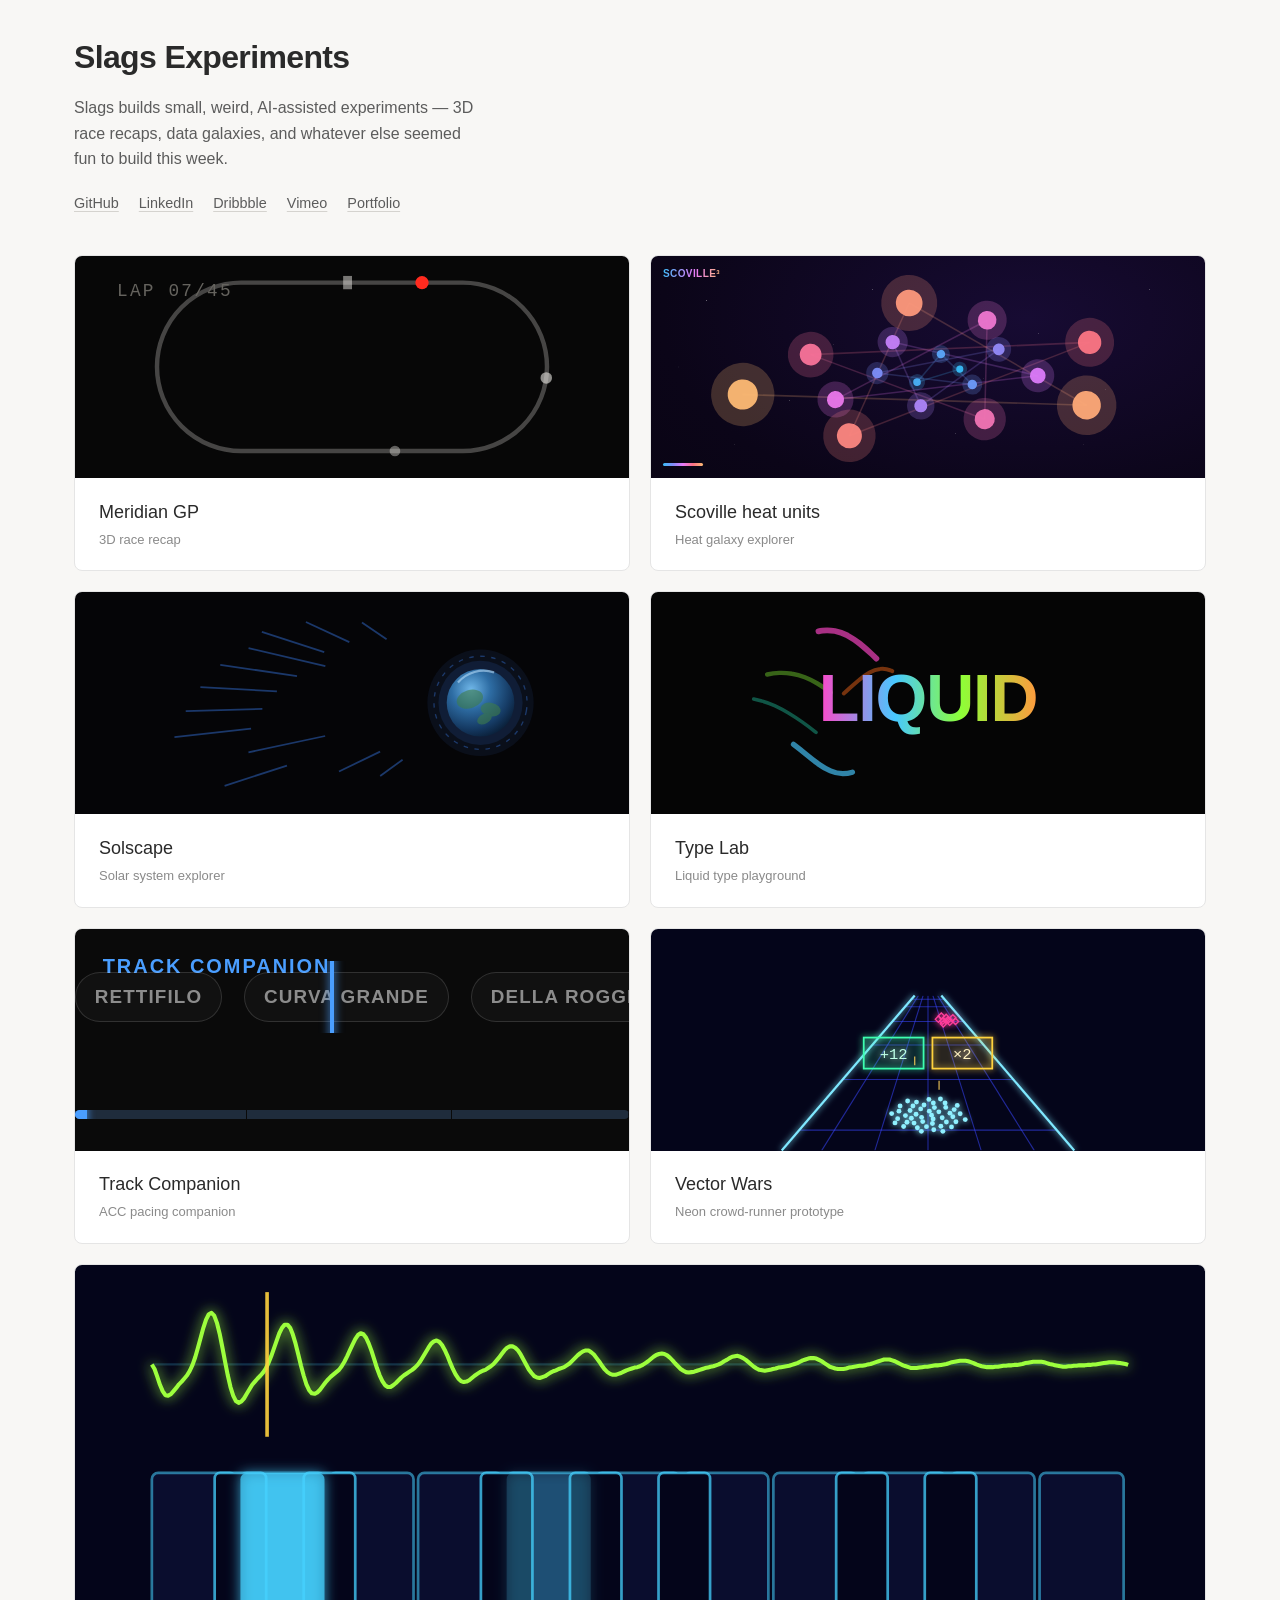
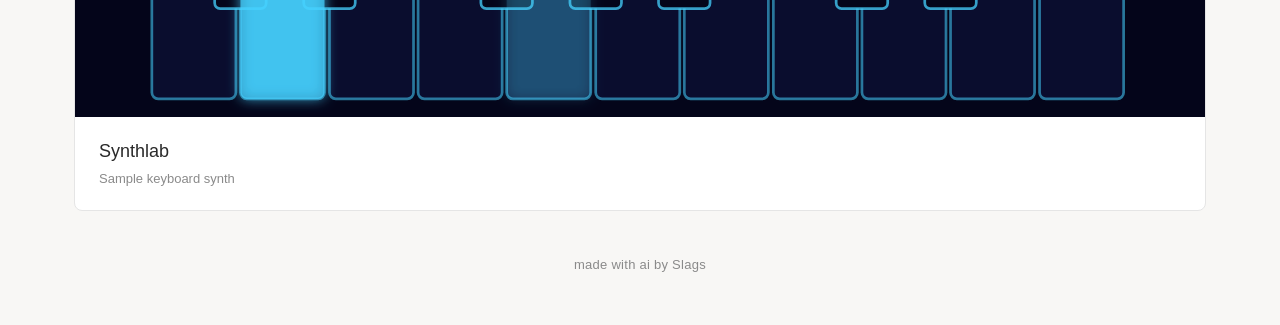
<file: index.html>
<!DOCTYPE html>
<html lang="en">
<head>
    <meta charset="UTF-8">
    <meta name="viewport" content="width=device-width, initial-scale=1.0">
    <title>Slags Experiments</title>
    <style>
        * {
            margin: 0;
            padding: 0;
            box-sizing: border-box;
        }

        body {
            font-family: -apple-system, BlinkMacSystemFont, 'Segoe UI', sans-serif;
            background-color: #f8f7f5;
            color: #2a2a2a;
            line-height: 1.6;
        }

        main {
            max-width: 600px;
            margin: 0 auto;
            padding: 2rem 1.5rem 3rem;
            min-height: 100vh;
        }

        h1 {
            font-size: 2rem;
            font-weight: 700;
            margin-bottom: 0.75rem;
            letter-spacing: -0.02em;
        }

        .bio {
            color: #5c5c5c;
            font-size: 1rem;
            max-width: 46ch;
            margin-bottom: 1.25rem;
        }

        .socials {
            display: flex;
            flex-wrap: wrap;
            gap: 0.5rem 1.25rem;
            margin-bottom: 2.5rem;
        }

        .socials a {
            color: #5c5c5c;
            font-size: 0.9rem;
            font-weight: 500;
            text-decoration: underline;
            text-decoration-color: #d5d3cf;
            text-underline-offset: 3px;
        }

        .socials a:hover {
            color: #2a2a2a;
            text-decoration-color: #2a2a2a;
        }

        nav {
            display: flex;
            flex-direction: column;
            gap: 1rem;
        }

        @media (min-width: 640px) {
            main {
                max-width: 760px;
            }

            nav {
                display: grid;
                grid-template-columns: 1fr 1fr;
                gap: 1.25rem;
            }

            nav > a:last-child:nth-child(odd) {
                grid-column: 1 / -1;
            }
        }

        @media (min-width: 1024px) {
            main {
                max-width: 1180px;
            }

            .card-label {
                padding: 1.5rem 1.75rem;
                font-size: 1.25rem;
            }
        }

        .card {
            display: block;
            background-color: white;
            color: #2a2a2a;
            text-decoration: none;
            border-radius: 8px;
            border: 1px solid #e5e5e5;
            overflow: hidden;
            transition: border-color 0.2s ease;
        }

        .card:active {
            border-color: #2a2a2a;
        }

        @media (hover: hover) {
            .card:hover {
                border-color: #2a2a2a;
            }
        }

        .card:hover .card-label,
        .card:active .card-label {
            background-color: #f0f0f0;
        }

        .vignette {
            position: relative;
            aspect-ratio: 5 / 2;
            overflow: hidden;
            container-type: inline-size;
        }

        .vignette svg {
            position: absolute;
            inset: 0;
            width: 100%;
            height: 100%;
            display: block;
        }

        .card-label {
            padding: 1.25rem 1.5rem;
            font-size: 1.125rem;
            font-weight: 500;
            transition: background-color 0.2s ease;
        }

        .card-sub {
            display: block;
            margin-top: 0.2rem;
            font-size: 0.8125rem;
            font-weight: 400;
            color: #8a8a8a;
        }

        /* ---- Meridian GP vignette ---- */
        .vignette-mgp {
            background: #070707;
        }

        /* ---- Scoville vignette ---- */
        .vignette-scoville {
            background:
                radial-gradient(1px 1px at 10% 20%, rgba(255,255,255,0.5), transparent 60%),
                radial-gradient(1px 1px at 25% 65%, rgba(255,255,255,0.35), transparent 60%),
                radial-gradient(1px 1px at 40% 15%, rgba(255,255,255,0.45), transparent 60%),
                radial-gradient(1px 1px at 55% 80%, rgba(255,255,255,0.3), transparent 60%),
                radial-gradient(1px 1px at 70% 35%, rgba(255,255,255,0.5), transparent 60%),
                radial-gradient(1px 1px at 82% 60%, rgba(255,255,255,0.35), transparent 60%),
                radial-gradient(1px 1px at 15% 85%, rgba(255,255,255,0.4), transparent 60%),
                radial-gradient(1px 1px at 90% 15%, rgba(255,255,255,0.45), transparent 60%),
                radial-gradient(1px 1px at 60% 55%, rgba(255,255,255,0.3), transparent 60%),
                radial-gradient(1px 1px at 33% 40%, rgba(255,255,255,0.4), transparent 60%),
                radial-gradient(1px 1px at 78% 85%, rgba(255,255,255,0.3), transparent 60%),
                radial-gradient(1px 1px at 5% 50%, rgba(255,255,255,0.35), transparent 60%),
                radial-gradient(120% 160% at 68% 28%, #170B33 0%, #0B0518 55%, #07030F 100%);
        }

        .sc-legend {
            position: absolute;
            left: 12px;
            bottom: 12px;
            width: 40px;
            height: 3px;
            border-radius: 2px;
            background: linear-gradient(90deg, #38BDF8, #818CF8, #E879F9, #FB7185, #FDBA74);
        }

        .sc-word {
            position: absolute;
            left: 12px;
            top: 10px;
            font-size: 10px;
            font-weight: 700;
            letter-spacing: 0.04em;
            background: linear-gradient(100deg, #38BDF8, #E879F9 55%, #FDBA74);
            -webkit-background-clip: text;
            background-clip: text;
            color: transparent;
        }

        /* ---- Solscape vignette ---- */
        .vignette-solscape {
            background: #050507;
        }

        /* ---- Type Lab vignette ---- */
        .vignette-typelab {
            background: #050505;
        }

        /* ---- Vector Wars vignette ---- */
        .vignette-vector {
            background: #04051a;
        }

        /* ---- Synthlab vignette ---- */
        .vignette-synth {
            background: #04051a;
        }

        /* ---- Track Companion vignette ---- */
        .vignette-track {
            background: #0a0a0a;
            display: flex;
            flex-direction: column;
            justify-content: center;
            gap: 6cqw;
        }

        .tc-word {
            position: absolute;
            left: 5cqw;
            top: 4cqw;
            font-size: 3.6cqw;
            font-weight: 700;
            letter-spacing: 0.1em;
            color: #4a9eff;
        }

        .tc-strip-wrap {
            position: relative;
            height: 13cqw;
            overflow: hidden;
        }

        .tc-now-line {
            position: absolute;
            left: 46%;
            top: -2cqw;
            bottom: -2cqw;
            width: 0.7cqw;
            background: #4a9eff;
            box-shadow: 0 0 1.6cqw 0.2cqw rgba(74, 158, 255, 0.7);
            z-index: 2;
        }

        .tc-strip {
            display: flex;
            align-items: center;
            gap: 4cqw;
            position: absolute;
            left: 0;
            top: 0;
            height: 100%;
            white-space: nowrap;
            animation-name: tc-scroll;
            animation-timing-function: linear;
            animation-duration: 16s;
            animation-iteration-count: infinite;
            animation-play-state: paused;
        }

        body:not(.page-hidden) .vignette.animate .tc-strip {
            animation-play-state: running;
        }

        .tc-chip {
            flex: none;
            padding: 1.6cqw 3.4cqw;
            border-radius: 999px;
            border: 1px solid rgba(242, 242, 242, 0.14);
            background: rgba(255, 255, 255, 0.03);
            color: rgba(242, 242, 242, 0.55);
            font-size: 3.4cqw;
            font-weight: 600;
            letter-spacing: 0.06em;
        }

        @keyframes tc-scroll {
            to { transform: translateX(-50%); }
        }

        .tc-sectors {
            position: relative;
            height: 1.6cqw;
            border-radius: 1cqw;
            overflow: hidden;
            background: #171717;
        }

        .tc-sector-seg {
            position: absolute;
            top: 0;
            bottom: 0;
            background: rgba(74, 158, 255, 0.16);
            border-right: 1px solid #0a0a0a;
        }

        .tc-marker {
            position: absolute;
            top: -1.2cqw;
            width: 2.2cqw;
            height: 4cqw;
            border-radius: 0.6cqw;
            background: #4a9eff;
            box-shadow: 0 0 1.4cqw 0.3cqw rgba(74, 158, 255, 0.6);
            animation-name: tc-lap;
            animation-timing-function: linear;
            animation-duration: 9s;
            animation-iteration-count: infinite;
            animation-play-state: paused;
        }

        body:not(.page-hidden) .vignette.animate .tc-marker {
            animation-play-state: running;
        }

        @keyframes tc-lap {
            from { left: 0%; }
            to { left: 100%; }
        }

        footer.author {
            margin-top: 2.5rem;
            text-align: center;
        }

        footer.author a {
            color: #8a8a8a;
            font-size: 0.8125rem;
            text-decoration: none;
            letter-spacing: 0.02em;
        }

        footer.author a:hover {
            color: #2a2a2a;
            text-decoration: underline;
        }
    </style>
    <!-- Google Analytics (GA4) -->
    <script async src="https://www.googletagmanager.com/gtag/js?id=G-WZGPQSX3XJ"></script>
    <script>
      window.dataLayer = window.dataLayer || [];
      function gtag(){dataLayer.push(arguments);}
      gtag('js', new Date());
      gtag('config', 'G-WZGPQSX3XJ');
    </script>
</head>
<body>
    <main>
        <h1>Slags Experiments</h1>
        <p class="bio">Slags builds small, weird, AI-assisted experiments — 3D race recaps, data galaxies, and whatever else seemed fun to build this week.</p>
        <div class="socials">
            <a href="https://github.com/sslagsvol">GitHub</a>
            <a href="https://www.linkedin.com/in/scottslagsvol/">LinkedIn</a>
            <a href="https://dribbble.com/scottslags">Dribbble</a>
            <a href="https://vimeo.com/user8062793">Vimeo</a>
            <a href="https://scottslags.com">Portfolio</a>
        </div>
        <nav>
            <a href="MGP-recap.html" class="card">
                <div class="vignette vignette-mgp" aria-hidden="true">
                    <svg viewBox="0 0 240 100" preserveAspectRatio="xMidYMid meet">
                        <path id="mgp-track" d="M 70 12 L 170 12 A 38 38 0 0 1 170 88 L 70 88 A 38 38 0 0 1 70 12 Z" fill="none" stroke="rgba(232,230,225,0.28)" stroke-width="2"></path>
                        <rect x="116" y="9" width="4" height="6" fill="rgba(232,230,225,0.5)"></rect>
                        <circle r="3" fill="#ff2a1e">
                            <animateMotion dur="6s" begin="0s" repeatCount="indefinite">
                                <mpath href="#mgp-track"></mpath>
                            </animateMotion>
                        </circle>
                        <circle r="2.6" fill="rgba(232,230,225,0.6)">
                            <animateMotion dur="6.7s" begin="-1.4s" repeatCount="indefinite">
                                <mpath href="#mgp-track"></mpath>
                            </animateMotion>
                        </circle>
                        <circle r="2.4" fill="rgba(232,230,225,0.4)">
                            <animateMotion dur="7.4s" begin="-3.1s" repeatCount="indefinite">
                                <mpath href="#mgp-track"></mpath>
                            </animateMotion>
                        </circle>
                        <text x="14" y="18" font-family="ui-monospace, monospace" font-size="8" letter-spacing="1" fill="#65635e">LAP 07/45</text>
                    </svg>
                </div>
                <div class="card-label">Meridian GP<span class="card-sub">3D race recap</span></div>
            </a>
            <a href="Scoville Index (Standalone).html" class="card">
                <div class="vignette vignette-scoville" aria-hidden="true">
                    <svg viewBox="0 0 240 100" preserveAspectRatio="xMidYMid meet">
                        <g>
                            <animateTransform attributeName="transform" type="rotate" values="-7 125 52;7 125 52;-7 125 52" dur="26s" repeatCount="indefinite"></animateTransform>
                            <line x1="134.4" y1="52.0" x2="114.6" y2="55.9" stroke="rgba(65,183,248,0.22)" stroke-width="0.7"></line>
                            <line x1="114.6" y1="55.9" x2="126.6" y2="44.4" stroke="rgba(82,172,248,0.22)" stroke-width="0.7"></line>
                            <line x1="126.6" y1="44.4" x2="139.3" y2="59.5" stroke="rgba(99,160,248,0.22)" stroke-width="0.7"></line>
                            <line x1="139.3" y1="59.5" x2="97.2" y2="50.0" stroke="rgba(116,149,248,0.22)" stroke-width="0.7"></line>
                            <line x1="97.2" y1="50.0" x2="152.8" y2="44.9" stroke="rgba(135,139,248,0.22)" stroke-width="0.7"></line>
                            <line x1="152.8" y1="44.9" x2="115.2" y2="66.7" stroke="rgba(159,134,248,0.22)" stroke-width="0.7"></line>
                            <line x1="115.2" y1="66.7" x2="105.5" y2="36.8" stroke="rgba(184,130,249,0.22)" stroke-width="0.7"></line>
                            <line x1="105.5" y1="36.8" x2="169.1" y2="58.5" stroke="rgba(208,125,249,0.22)" stroke-width="0.7"></line>
                            <line x1="169.1" y1="58.5" x2="77.2" y2="60.0" stroke="rgba(232,121,249,0.22)" stroke-width="0.7"></line>
                            <line x1="77.2" y1="60.0" x2="148.9" y2="31.3" stroke="rgba(236,119,222,0.22)" stroke-width="0.7"></line>
                            <line x1="148.9" y1="31.3" x2="143.3" y2="75.6" stroke="rgba(241,117,194,0.22)" stroke-width="0.7"></line>
                            <line x1="143.3" y1="75.6" x2="68.1" y2="38.7" stroke="rgba(245,115,167,0.22)" stroke-width="0.7"></line>
                            <line x1="68.1" y1="38.7" x2="193.9" y2="45.9" stroke="rgba(250,113,140,0.22)" stroke-width="0.7"></line>
                            <line x1="193.9" y1="45.9" x2="81.8" y2="76.9" stroke="rgba(251,126,130,0.22)" stroke-width="0.7"></line>
                            <line x1="81.8" y1="76.9" x2="114.7" y2="20.0" stroke="rgba(252,143,126,0.22)" stroke-width="0.7"></line>
                            <line x1="114.7" y1="20.0" x2="189.7" y2="74.0" stroke="rgba(252,160,122,0.22)" stroke-width="0.7"></line>
                            <line x1="189.7" y1="74.0" x2="35.8" y2="53.5" stroke="rgba(253,177,118,0.22)" stroke-width="0.7"></line>
                            <circle cx="134.4" cy="52.0" r="3.36" fill="rgba(56,189,248,0.22)"></circle><circle cx="134.4" cy="52.0" r="1.60" fill="rgba(56,189,248,0.95)"></circle>
                            <circle cx="114.6" cy="55.9" r="3.63" fill="rgba(73,177,248,0.22)"></circle><circle cx="114.6" cy="55.9" r="1.73" fill="rgba(73,177,248,0.95)"></circle>
                            <circle cx="126.6" cy="44.4" r="4.04" fill="rgba(90,166,248,0.22)"></circle><circle cx="126.6" cy="44.4" r="1.92" fill="rgba(90,166,248,0.95)"></circle>
                            <circle cx="139.3" cy="59.5" r="4.51" fill="rgba(108,154,248,0.22)"></circle><circle cx="139.3" cy="59.5" r="2.15" fill="rgba(108,154,248,0.95)"></circle>
                            <circle cx="97.2" cy="50.0" r="5.02" fill="rgba(125,143,248,0.22)"></circle><circle cx="97.2" cy="50.0" r="2.39" fill="rgba(125,143,248,0.95)"></circle>
                            <circle cx="152.8" cy="44.9" r="5.58" fill="rgba(147,137,248,0.22)"></circle><circle cx="152.8" cy="44.9" r="2.66" fill="rgba(147,137,248,0.95)"></circle>
                            <circle cx="115.2" cy="66.7" r="6.18" fill="rgba(171,132,248,0.22)"></circle><circle cx="115.2" cy="66.7" r="2.94" fill="rgba(171,132,248,0.95)"></circle>
                            <circle cx="105.5" cy="36.8" r="6.81" fill="rgba(196,128,249,0.22)"></circle><circle cx="105.5" cy="36.8" r="3.24" fill="rgba(196,128,249,0.95)"></circle>
                            <circle cx="169.1" cy="58.5" r="7.46" fill="rgba(220,123,249,0.22)"></circle><circle cx="169.1" cy="58.5" r="3.55" fill="rgba(220,123,249,0.95)"></circle>
                            <circle cx="77.2" cy="60.0" r="8.14" fill="rgba(234,120,235,0.22)"></circle><circle cx="77.2" cy="60.0" r="3.87" fill="rgba(234,120,235,0.95)"></circle>
                            <circle cx="148.9" cy="31.3" r="8.84" fill="rgba(239,118,208,0.22)"></circle><circle cx="148.9" cy="31.3" r="4.21" fill="rgba(239,118,208,0.95)"></circle>
                            <circle cx="143.3" cy="75.6" r="9.56" fill="rgba(243,116,181,0.22)"></circle><circle cx="143.3" cy="75.6" r="4.55" fill="rgba(243,116,181,0.95)"></circle>
                            <circle cx="68.1" cy="38.7" r="10.30" fill="rgba(248,114,153,0.22)"></circle><circle cx="68.1" cy="38.7" r="4.91" fill="rgba(248,114,153,0.95)"></circle>
                            <circle cx="193.9" cy="45.9" r="11.06" fill="rgba(251,117,132,0.22)"></circle><circle cx="193.9" cy="45.9" r="5.27" fill="rgba(251,117,132,0.95)"></circle>
                            <circle cx="81.8" cy="76.9" r="11.84" fill="rgba(252,134,128,0.22)"></circle><circle cx="81.8" cy="76.9" r="5.64" fill="rgba(252,134,128,0.95)"></circle>
                            <circle cx="114.7" cy="20.0" r="12.64" fill="rgba(252,152,124,0.22)"></circle><circle cx="114.7" cy="20.0" r="6.02" fill="rgba(252,152,124,0.95)"></circle>
                            <circle cx="189.7" cy="74.0" r="13.45" fill="rgba(253,169,120,0.22)"></circle><circle cx="189.7" cy="74.0" r="6.41" fill="rgba(253,169,120,0.95)"></circle>
                            <circle cx="35.8" cy="53.5" r="14.28" fill="rgba(253,186,116,0.22)"></circle><circle cx="35.8" cy="53.5" r="6.80" fill="rgba(253,186,116,0.95)"></circle>
                        </g>
                    </svg>
                    <div class="sc-word">SCOVILLE³</div>
                    <div class="sc-legend"></div>
                </div>
                <div class="card-label">Scoville heat units<span class="card-sub">Heat galaxy explorer</span></div>
            </a>
            <a href="solscape/index.html" class="card">
                <div class="vignette vignette-solscape" aria-hidden="true">
                    <svg viewBox="0 0 240 100" preserveAspectRatio="xMidYMid meet">
                        <defs>
                            <radialGradient id="ss-earth" cx="36%" cy="30%" r="75%">
                                <stop offset="0%" stop-color="#6FB6E8"></stop>
                                <stop offset="38%" stop-color="#2E6DA4"></stop>
                                <stop offset="78%" stop-color="#153A63"></stop>
                                <stop offset="100%" stop-color="#0A1F38"></stop>
                            </radialGradient>
                            <clipPath id="ss-earth-clip"><circle cx="0" cy="0" r="15"></circle></clipPath>
                        </defs>
                        <line x1="0" y1="8" x2="157.6" y2="45.2" stroke="#3E86FF" stroke-opacity="0.4" stroke-width="0.8" stroke-dasharray="35.6 126.3"><animate attributeName="stroke-dashoffset" values="0;-161.9" dur="2.4s" repeatCount="indefinite"></animate></line>
                        <line x1="0" y1="24" x2="157.2" y2="47.0" stroke="#3E86FF" stroke-opacity="0.4" stroke-width="0.8" stroke-dasharray="35.0 123.9"><animate attributeName="stroke-dashoffset" values="0;-158.9" dur="2.9s" repeatCount="indefinite"></animate></line>
                        <line x1="0" y1="40" x2="157.0" y2="48.8" stroke="#3E86FF" stroke-opacity="0.4" stroke-width="0.8" stroke-dasharray="34.6 122.7"><animate attributeName="stroke-dashoffset" values="0;-157.3" dur="3.4s" repeatCount="indefinite"></animate></line>
                        <line x1="0" y1="55" x2="157.0" y2="50.6" stroke="#3E86FF" stroke-opacity="0.4" stroke-width="0.8" stroke-dasharray="34.6 122.5"><animate attributeName="stroke-dashoffset" values="0;-157.1" dur="3.9s" repeatCount="indefinite"></animate></line>
                        <line x1="0" y1="70" x2="157.1" y2="52.3" stroke="#3E86FF" stroke-opacity="0.4" stroke-width="0.8" stroke-dasharray="34.8 123.3"><animate attributeName="stroke-dashoffset" values="0;-158.1" dur="4.4s" repeatCount="indefinite"></animate></line>
                        <line x1="0" y1="88" x2="157.5" y2="54.4" stroke="#3E86FF" stroke-opacity="0.4" stroke-width="0.8" stroke-dasharray="35.4 125.6"><animate attributeName="stroke-dashoffset" values="0;-161.0" dur="2.4s" repeatCount="indefinite"></animate></line>
                        <line x1="30" y1="2" x2="158.0" y2="43.5" stroke="#3E86FF" stroke-opacity="0.4" stroke-width="0.8" stroke-dasharray="29.6 105.0"><animate attributeName="stroke-dashoffset" values="0;-134.6" dur="2.9s" repeatCount="indefinite"></animate></line>
                        <line x1="70" y1="0" x2="158.9" y2="41.2" stroke="#3E86FF" stroke-opacity="0.4" stroke-width="0.8" stroke-dasharray="21.6 76.4"><animate attributeName="stroke-dashoffset" values="0;-98.0" dur="3.4s" repeatCount="indefinite"></animate></line>
                        <line x1="110" y1="4" x2="160.6" y2="38.2" stroke="#3E86FF" stroke-opacity="0.4" stroke-width="0.8" stroke-dasharray="13.4 47.7"><animate attributeName="stroke-dashoffset" values="0;-61.1" dur="3.9s" repeatCount="indefinite"></animate></line>
                        <line x1="30" y1="98" x2="158.0" y2="56.5" stroke="#3E86FF" stroke-opacity="0.4" stroke-width="0.8" stroke-dasharray="29.6 105.0"><animate attributeName="stroke-dashoffset" values="0;-134.6" dur="4.4s" repeatCount="indefinite"></animate></line>
                        <line x1="75" y1="100" x2="159.1" y2="59.2" stroke="#3E86FF" stroke-opacity="0.4" stroke-width="0.8" stroke-dasharray="20.6 72.9"><animate attributeName="stroke-dashoffset" values="0;-93.5" dur="2.4s" repeatCount="indefinite"></animate></line>
                        <line x1="115" y1="96" x2="161.0" y2="62.4" stroke="#3E86FF" stroke-opacity="0.4" stroke-width="0.8" stroke-dasharray="12.5 44.5"><animate attributeName="stroke-dashoffset" values="0;-57.0" dur="2.9s" repeatCount="indefinite"></animate></line>
                        <g transform="translate(178,50)">
                            <circle r="24" fill="#3E86FF" opacity="0.08"></circle>
                            <circle r="19" fill="#3E86FF" opacity="0.12"></circle>
                            <circle r="21" fill="none" stroke="#3E86FF" stroke-opacity="0.35" stroke-width="0.6" stroke-dasharray="2 3">
                                <animateTransform attributeName="transform" type="rotate" values="0;360" dur="40s" repeatCount="indefinite"></animateTransform>
                            </circle>
                            <g>
                                <animateTransform attributeName="transform" type="scale" values="1;1.055;1" dur="7s" repeatCount="indefinite"></animateTransform>
                                <circle r="15" fill="url(#ss-earth)"></circle>
                                <g clip-path="url(#ss-earth-clip)" opacity="0.6">
                                    <ellipse cx="-4" cy="-3" rx="6" ry="4" fill="#3E7C4A" transform="rotate(-18)"></ellipse>
                                    <ellipse cx="5" cy="2" rx="4.5" ry="3" fill="#3E7C4A" transform="rotate(12)"></ellipse>
                                    <ellipse cx="-2" cy="7" rx="3.5" ry="2.2" fill="#3E7C4A" transform="rotate(-30)"></ellipse>
                                </g>
                                <path d="M -10 -9 A 15 15 0 0 1 6 -13.5" fill="none" stroke="#BFE3FF" stroke-opacity="0.55" stroke-width="1"></path>
                            </g>
                        </g>
                    </svg>
                </div>
                <div class="card-label">Solscape<span class="card-sub">Solar system explorer</span></div>
            </a>
            <a href="typelab/typelab.html" class="card">
                <div class="vignette vignette-typelab" aria-hidden="true">
                    <svg viewBox="0 0 240 100" preserveAspectRatio="xMidYMid meet">
                        <defs>
                            <linearGradient id="tl-text" x1="0%" y1="0%" x2="100%" y2="0%">
                                <stop offset="0%" stop-color="#ff47c8"></stop>
                                <stop offset="35%" stop-color="#47c8ff"></stop>
                                <stop offset="65%" stop-color="#8dff37"></stop>
                                <stop offset="100%" stop-color="#ff9a3e"></stop>
                            </linearGradient>
                        </defs>
                        <path d="M 4.0 50.4 Q 9.8 50.3 12.6 49.8 Q 15.5 49.3 18.4 48.4 Q 21.2 47.5 24.1 46.4 Q 27.0 45.2 29.9 43.9 Q 32.8 42.6 35.6 41.3 Q 38.5 40.1 41.4 39.0 Q 44.2 38.0 47.1 37.3 Q 50.0 36.6 52.9 36.5 Q 55.8 36.4 58.6 36.9 Q 61.5 37.3 64.4 38.5 Q 67.2 39.6 70.1 41.3 Q 73.0 43.0 75.9 45.2 Q 78.8 47.4 81.6 49.9 Q 84.5 52.4 87.4 54.9 Q 90.2 57.5 93.1 60.0 Q 96.0 62.5 98.9 64.6 Q 101.8 66.7 104.6 68.3 Q 107.5 69.9 110.4 70.8 Q 113.2 71.7 116.1 71.8 Q 119.0 71.9 121.9 71.2 Q 124.8 70.5 127.6 69.1 Q 130.5 67.7 133.4 65.7 Q 136.2 63.7 139.1 61.3 Q 142.0 58.8 144.9 56.2 Q 147.8 53.6 150.6 51.0 Q 153.5 48.4 156.4 46.0 Q 159.2 43.6 162.1 41.7 Q 165.0 39.8 167.9 38.4 Q 170.8 37.1 173.6 36.4 Q 176.5 35.6 179.4 35.6 Q 182.2 35.5 185.1 36.0 Q 188.0 36.5 190.9 37.5 Q 193.8 38.5 196.6 39.8 Q 199.5 41.1 202.4 42.5 Q 205.2 43.9 208.1 45.2 Q 211.0 46.5 213.9 47.6 Q 216.8 48.7 219.6 49.5 Q 222.5 50.2 225.4 50.5 Q 228.2 50.8 231.1 50.7 L 234.0 50.6" fill="none" stroke="#8dff37" stroke-opacity="0.38" stroke-width="2.0" stroke-linecap="round" stroke-dasharray="30.9 227.0"><animate attributeName="stroke-dashoffset" values="0;-257.9" dur="6.3s" repeatCount="indefinite"></animate></path>
                        <path d="M 20.0 44.3 Q 24.8 43.9 27.1 43.4 Q 29.5 42.9 31.9 42.2 Q 34.2 41.5 36.6 41.0 Q 39.0 40.4 41.4 40.3 Q 43.8 40.2 46.1 40.7 Q 48.5 41.3 50.9 42.4 Q 53.2 43.5 55.6 45.0 Q 58.0 46.4 60.4 47.9 Q 62.8 49.3 65.1 50.3 Q 67.5 51.2 69.9 51.3 Q 72.2 51.4 74.6 50.5 Q 77.0 49.6 79.4 47.8 Q 81.8 46.1 84.1 43.9 Q 86.5 41.7 88.9 39.7 Q 91.2 37.6 93.6 36.3 Q 96.0 34.9 98.4 34.7 Q 100.8 34.4 103.1 35.4 Q 105.5 36.3 107.9 38.3 Q 110.2 40.2 112.6 42.6 Q 115.0 45.1 117.4 47.4 Q 119.8 49.7 122.1 51.3 Q 124.5 52.8 126.9 53.3 Q 129.2 53.7 131.6 53.0 Q 134.0 52.2 136.4 50.5 Q 138.8 48.8 141.1 46.6 Q 143.5 44.4 145.9 42.3 Q 148.2 40.2 150.6 38.7 Q 153.0 37.3 155.4 36.8 Q 157.8 36.3 160.1 36.8 Q 162.5 37.2 164.9 38.5 Q 167.2 39.7 169.6 41.3 Q 172.0 42.8 174.4 44.3 Q 176.8 45.7 179.1 46.6 Q 181.5 47.6 183.9 47.8 Q 186.2 48.1 188.6 47.8 Q 191.0 47.5 193.4 46.8 Q 195.8 46.1 198.1 45.4 Q 200.5 44.7 202.9 44.2 Q 205.2 43.8 207.6 43.7 L 210.0 43.6" fill="none" stroke="#ff6b1a" stroke-opacity="0.45" stroke-width="1.8" stroke-linecap="round" stroke-dasharray="25.7 188.4"><animate attributeName="stroke-dashoffset" values="0;-214.1" dur="3.6s" repeatCount="indefinite"></animate></path>
                        <path d="M 0.0 56.9 Q 6.0 54.9 9.0 53.8 Q 12.0 52.7 15.0 51.6 Q 18.0 50.6 21.0 49.7 Q 24.0 48.9 27.0 48.3 Q 30.0 47.8 33.0 47.7 Q 36.0 47.5 39.0 47.9 Q 42.0 48.3 45.0 49.2 Q 48.0 50.0 51.0 51.4 Q 54.0 52.8 57.0 54.6 Q 60.0 56.4 63.0 58.5 Q 66.0 60.6 69.0 63.0 Q 72.0 65.3 75.0 67.7 Q 78.0 70.1 81.0 72.4 Q 84.0 74.6 87.0 76.6 Q 90.0 78.6 93.0 80.2 Q 96.0 81.8 99.0 82.8 Q 102.0 83.9 105.0 84.3 Q 108.0 84.7 111.0 84.4 Q 114.0 84.2 117.0 83.3 Q 120.0 82.4 123.0 80.8 Q 126.0 79.3 129.0 77.3 Q 132.0 75.3 135.0 72.9 Q 138.0 70.5 141.0 67.9 Q 144.0 65.2 147.0 62.6 Q 150.0 59.9 153.0 57.3 Q 156.0 54.7 159.0 52.4 Q 162.0 50.1 165.0 48.2 Q 168.0 46.3 171.0 44.9 Q 174.0 43.5 177.0 42.7 Q 180.0 41.8 183.0 41.5 Q 186.0 41.2 189.0 41.5 Q 192.0 41.7 195.0 42.4 Q 198.0 43.2 201.0 44.2 Q 204.0 45.3 207.0 46.6 Q 210.0 47.9 213.0 49.2 Q 216.0 50.6 219.0 51.9 Q 222.0 53.2 225.0 54.3 Q 228.0 55.5 231.0 56.3 Q 234.0 57.1 237.0 57.5 L 240.0 57.9" fill="none" stroke="#2affd0" stroke-opacity="0.32" stroke-width="1.6" stroke-linecap="round" stroke-dasharray="32.2 236.0"><animate attributeName="stroke-dashoffset" values="0;-268.2" dur="7.0s" repeatCount="indefinite"></animate></path>
                        <text x="120" y="58" text-anchor="middle" font-family="'Helvetica Neue',Helvetica,Arial,sans-serif" font-weight="700" font-size="30" letter-spacing="-0.5" fill="url(#tl-text)">LIQUID</text>
                        <path d="M 8.0 30.4 Q 13.6 31.6 16.4 32.4 Q 19.2 33.1 22.0 33.8 Q 24.8 34.4 27.6 34.8 Q 30.4 35.1 33.2 35.0 Q 36.0 34.8 38.8 34.1 Q 41.6 33.3 44.4 32.0 Q 47.2 30.6 50.0 28.9 Q 52.8 27.2 55.6 25.3 Q 58.4 23.5 61.2 21.8 Q 64.0 20.1 66.8 19.0 Q 69.6 17.8 72.4 17.4 Q 75.2 17.1 78.0 17.6 Q 80.8 18.2 83.6 19.6 Q 86.4 21.1 89.2 23.3 Q 92.0 25.6 94.8 28.2 Q 97.6 30.9 100.4 33.7 Q 103.2 36.4 106.0 38.8 Q 108.8 41.2 111.6 42.9 Q 114.4 44.6 117.2 45.3 Q 120.0 46.0 122.8 45.6 Q 125.6 45.2 128.4 43.8 Q 131.2 42.4 134.0 40.1 Q 136.8 37.9 139.6 35.2 Q 142.4 32.6 145.2 29.8 Q 148.0 27.1 150.8 24.7 Q 153.6 22.4 156.4 20.7 Q 159.2 19.0 162.0 18.2 Q 164.8 17.4 167.6 17.5 Q 170.4 17.6 173.2 18.6 Q 176.0 19.5 178.8 21.0 Q 181.6 22.6 184.4 24.4 Q 187.2 26.2 190.0 27.9 Q 192.8 29.7 195.6 31.1 Q 198.4 32.5 201.2 33.4 Q 204.0 34.3 206.8 34.6 Q 209.6 34.9 212.4 34.6 Q 215.2 34.4 218.0 33.8 Q 220.8 33.2 223.6 32.5 Q 226.4 31.7 229.2 31.1 L 232.0 30.5" fill="none" stroke="#ff47c8" stroke-opacity="0.65" stroke-width="2.6" stroke-linecap="round" stroke-dasharray="30.3 222.4"><animate attributeName="stroke-dashoffset" values="0;-252.7" dur="4.2s" repeatCount="indefinite"></animate></path>
                        <path d="M 6.0 70.7 Q 11.6 71.3 14.4 71.2 Q 17.2 71.0 20.0 70.4 Q 22.8 69.7 25.6 68.6 Q 28.4 67.5 31.2 66.3 Q 34.0 65.1 36.8 64.2 Q 39.6 63.2 42.4 62.9 Q 45.2 62.6 48.0 63.2 Q 50.8 63.7 53.6 65.2 Q 56.4 66.6 59.2 68.7 Q 62.0 70.8 64.8 73.1 Q 67.6 75.4 70.4 77.5 Q 73.2 79.5 76.0 80.7 Q 78.8 81.9 81.6 82.0 Q 84.4 82.0 87.2 80.8 Q 90.0 79.6 92.8 77.2 Q 95.6 74.9 98.4 72.0 Q 101.2 69.0 104.0 66.1 Q 106.8 63.1 109.6 60.8 Q 112.4 58.5 115.2 57.3 Q 118.0 56.2 120.8 56.4 Q 123.6 56.6 126.4 58.2 Q 129.2 59.8 132.0 62.3 Q 134.8 64.9 137.6 67.9 Q 140.4 70.9 143.2 73.6 Q 146.0 76.4 148.8 78.4 Q 151.6 80.3 154.4 81.1 Q 157.2 81.9 160.0 81.5 Q 162.8 81.0 165.6 79.5 Q 168.4 78.1 171.2 76.0 Q 174.0 73.8 176.8 71.6 Q 179.6 69.4 182.4 67.6 Q 185.2 65.8 188.0 64.8 Q 190.8 63.7 193.6 63.5 Q 196.4 63.3 199.2 63.8 Q 202.0 64.4 204.8 65.3 Q 207.6 66.3 210.4 67.4 Q 213.2 68.5 216.0 69.3 Q 218.8 70.2 221.6 70.5 Q 224.4 70.9 227.2 70.7 L 230.0 70.6" fill="none" stroke="#47c8ff" stroke-opacity="0.65" stroke-width="2.4" stroke-linecap="round" stroke-dasharray="30.7 225.3"><animate attributeName="stroke-dashoffset" values="0;-256.0" dur="5.1s" repeatCount="indefinite"></animate></path>
                    </svg>
                </div>
                <div class="card-label">Type Lab<span class="card-sub">Liquid type playground</span></div>
            </a>
            <a href="track-companion/index.html" class="card">
                <div class="vignette vignette-track" aria-hidden="true">
                    <div class="tc-word">TRACK COMPANION</div>
                    <div class="tc-strip-wrap">
                        <div class="tc-now-line"></div>
                        <div class="tc-strip">
                            <div class="tc-chip">RETTIFILO</div>
                            <div class="tc-chip">CURVA GRANDE</div>
                            <div class="tc-chip">DELLA ROGGIA</div>
                            <div class="tc-chip">LESMO 1</div>
                            <div class="tc-chip">LESMO 2</div>
                            <div class="tc-chip">ASCARI</div>
                            <div class="tc-chip">PARABOLICA</div>
                            <div class="tc-chip">RETTIFILO</div>
                            <div class="tc-chip">CURVA GRANDE</div>
                            <div class="tc-chip">DELLA ROGGIA</div>
                            <div class="tc-chip">LESMO 1</div>
                            <div class="tc-chip">LESMO 2</div>
                            <div class="tc-chip">ASCARI</div>
                            <div class="tc-chip">PARABOLICA</div>
                        </div>
                    </div>
                    <div class="tc-sectors">
                        <div class="tc-sector-seg" style="left: 0; width: 31%;"></div>
                        <div class="tc-sector-seg" style="left: 31%; width: 37%;"></div>
                        <div class="tc-sector-seg" style="left: 68%; width: 32%;"></div>
                        <div class="tc-marker"></div>
                    </div>
                </div>
                <div class="card-label">Track Companion<span class="card-sub">ACC pacing companion</span></div>
            </a>
            <a href="Vector%20Wars/index.html" class="card">
                <div class="vignette vignette-vector" aria-hidden="true">
                    <svg viewBox="0 0 240 100" preserveAspectRatio="xMidYMid meet">
                        <defs>
                            <filter id="vw-glow" x="-50%" y="-50%" width="200%" height="200%"><feGaussianBlur stdDeviation="1.4" result="b"></feGaussianBlur><feMerge><feMergeNode in="b"></feMergeNode><feMergeNode in="SourceGraphic"></feMergeNode></feMerge></filter>
                            <clipPath id="vw-track"><polygon points="114,30 126,30 186,100 54,100"></polygon></clipPath>
                        </defs>
                        <line x1="0" y1="30" x2="240" y2="30" stroke="#ff3dc8" stroke-opacity="0.7" stroke-width="0.8" filter="url(#vw-glow)"></line>
                        <g clip-path="url(#vw-track)" stroke="#3a46ff" stroke-opacity="0.55" stroke-width="0.5"><line x1="115.7" y1="30" x2="72.0" y2="100"></line><line x1="117.8" y1="30" x2="96.0" y2="100"></line><line x1="120.0" y1="30" x2="120.0" y2="100"></line><line x1="122.2" y1="30" x2="144.0" y2="100"></line><line x1="124.3" y1="30" x2="168.0" y2="100"></line><line x1="0" x2="240" y1="31" y2="31"><animate attributeName="y1" values="31;100" dur="2.4s" begin="-0.0s" repeatCount="indefinite" calcMode="spline" keyTimes="0;1" keySplines="0.7 0 1 1"></animate><animate attributeName="y2" values="31;100" dur="2.4s" begin="-0.0s" repeatCount="indefinite" calcMode="spline" keyTimes="0;1" keySplines="0.7 0 1 1"></animate></line><line x1="0" x2="240" y1="31" y2="31"><animate attributeName="y1" values="31;100" dur="2.4s" begin="-0.4s" repeatCount="indefinite" calcMode="spline" keyTimes="0;1" keySplines="0.7 0 1 1"></animate><animate attributeName="y2" values="31;100" dur="2.4s" begin="-0.4s" repeatCount="indefinite" calcMode="spline" keyTimes="0;1" keySplines="0.7 0 1 1"></animate></line><line x1="0" x2="240" y1="31" y2="31"><animate attributeName="y1" values="31;100" dur="2.4s" begin="-0.8s" repeatCount="indefinite" calcMode="spline" keyTimes="0;1" keySplines="0.7 0 1 1"></animate><animate attributeName="y2" values="31;100" dur="2.4s" begin="-0.8s" repeatCount="indefinite" calcMode="spline" keyTimes="0;1" keySplines="0.7 0 1 1"></animate></line><line x1="0" x2="240" y1="31" y2="31"><animate attributeName="y1" values="31;100" dur="2.4s" begin="-1.2s" repeatCount="indefinite" calcMode="spline" keyTimes="0;1" keySplines="0.7 0 1 1"></animate><animate attributeName="y2" values="31;100" dur="2.4s" begin="-1.2s" repeatCount="indefinite" calcMode="spline" keyTimes="0;1" keySplines="0.7 0 1 1"></animate></line><line x1="0" x2="240" y1="31" y2="31"><animate attributeName="y1" values="31;100" dur="2.4s" begin="-1.6s" repeatCount="indefinite" calcMode="spline" keyTimes="0;1" keySplines="0.7 0 1 1"></animate><animate attributeName="y2" values="31;100" dur="2.4s" begin="-1.6s" repeatCount="indefinite" calcMode="spline" keyTimes="0;1" keySplines="0.7 0 1 1"></animate></line><line x1="0" x2="240" y1="31" y2="31"><animate attributeName="y1" values="31;100" dur="2.4s" begin="-2.0s" repeatCount="indefinite" calcMode="spline" keyTimes="0;1" keySplines="0.7 0 1 1"></animate><animate attributeName="y2" values="31;100" dur="2.4s" begin="-2.0s" repeatCount="indefinite" calcMode="spline" keyTimes="0;1" keySplines="0.7 0 1 1"></animate></line></g>
                        <g stroke="#7fe8ff" stroke-width="1" filter="url(#vw-glow)"><line x1="114" y1="30" x2="54" y2="100"></line><line x1="126" y1="30" x2="186" y2="100"></line></g>
                        <g fill="none" stroke="#ff3d9a" stroke-width="0.6" filter="url(#vw-glow)"><rect x="128.1" y="40.0" width="2" height="2" transform="rotate(45 129.1 41.0)"></rect><rect x="125.6" y="40.6" width="2" height="2" transform="rotate(45 126.6 41.6)"></rect><rect x="127.2" y="38.9" width="2" height="2" transform="rotate(45 128.2 39.9)"></rect><rect x="128.8" y="41.1" width="2" height="2" transform="rotate(45 129.8 42.1)"></rect><rect x="123.7" y="39.7" width="2" height="2" transform="rotate(45 124.7 40.7)"></rect><rect x="130.2" y="39.1" width="2" height="2" transform="rotate(45 131.2 40.1)"></rect><rect x="125.9" y="41.8" width="2" height="2" transform="rotate(45 126.9 42.8)"></rect><rect x="125.0" y="38.3" width="2" height="2" transform="rotate(45 126.0 39.3)"></rect><rect x="131.4" y="40.7" width="2" height="2" transform="rotate(45 132.4 41.7)"></rect></g>
                        <g font-family="ui-monospace,Menlo,monospace" font-size="7" text-anchor="middle" filter="url(#vw-glow)">
                            <rect x="91" y="49" width="27" height="14" fill="#3dffb0" fill-opacity="0.08" stroke="#3dffb0" stroke-width="0.8"></rect>
                            <text x="104.5" y="58.5" fill="#bfffe6">+12</text>
                            <rect x="122" y="49" width="27" height="14" fill="#ffd23d" fill-opacity="0.08" stroke="#ffd23d" stroke-width="0.8"></rect>
                            <text x="135.5" y="58.5" fill="#fff1c2">×2</text>
                        </g>
                        <g stroke="#ffd25a" stroke-width="0.6" stroke-opacity="0.8">
                            <line x1="114" y1="74" x2="114" y2="70"><animate attributeName="y1" values="74;52" dur="0.5s" repeatCount="indefinite"></animate><animate attributeName="y2" values="70;48" dur="0.5s" repeatCount="indefinite"></animate></line>
                            <line x1="125" y1="74" x2="125" y2="70"><animate attributeName="y1" values="74;52" dur="0.5s" begin="-0.25s" repeatCount="indefinite"></animate><animate attributeName="y2" values="70;48" dur="0.5s" begin="-0.25s" repeatCount="indefinite"></animate></line>
                        </g>
                        <g fill="#8ff0ff" filter="url(#vw-glow)"><circle cx="121.6" cy="84.0" r="1.1"></circle><circle cx="117.1" cy="85.0" r="1.1"></circle><circle cx="120.6" cy="82.2" r="1.1"></circle><circle cx="122.3" cy="85.7" r="1.1"></circle><circle cx="114.6" cy="83.6" r="1.1"></circle><circle cx="124.9" cy="82.5" r="1.1"></circle><circle cx="117.6" cy="86.9" r="1.1"></circle><circle cx="116.7" cy="81.2" r="1.1"></circle><circle cx="126.4" cy="85.2" r="1.1"></circle><circle cx="112.5" cy="85.4" r="1.1"></circle><circle cx="122.9" cy="80.6" r="1.1"></circle><circle cx="122.0" cy="87.8" r="1.1"></circle><circle cx="111.9" cy="81.9" r="1.1"></circle><circle cx="129.9" cy="83.1" r="1.1"></circle><circle cx="113.7" cy="87.6" r="1.1"></circle><circle cx="118.2" cy="79.4" r="1.1"></circle><circle cx="128.3" cy="87.1" r="1.1"></circle><circle cx="109.8" cy="84.2" r="1.1"></circle><circle cx="128.0" cy="80.5" r="1.1"></circle><circle cx="119.3" cy="89.2" r="1.1"></circle><circle cx="113.2" cy="79.9" r="1.1"></circle><circle cx="131.2" cy="84.7" r="1.1"></circle><circle cx="110.5" cy="87.2" r="1.1"></circle><circle cx="122.4" cy="78.5" r="1.1"></circle><circle cx="125.8" cy="89.0" r="1.1"></circle><circle cx="106.9" cy="82.2" r="1.1"></circle><circle cx="131.8" cy="81.5" r="1.1"></circle><circle cx="115.2" cy="89.7" r="1.1"></circle><circle cx="114.8" cy="78.1" r="1.1"></circle><circle cx="132.6" cy="87.0" r="1.1"></circle><circle cx="106.3" cy="85.6" r="1.1"></circle><circle cx="127.7" cy="78.5" r="1.1"></circle><circle cx="122.6" cy="90.6" r="1.1"></circle><circle cx="107.4" cy="79.9" r="1.1"></circle><circle cx="134.5" cy="83.4" r="1.1"></circle><circle cx="109.0" cy="89.1" r="1.1"></circle><circle cx="120.4" cy="76.9" r="1.1"></circle><circle cx="130.6" cy="89.3" r="1.1"></circle><circle cx="103.6" cy="83.3" r="1.1"></circle><circle cx="133.2" cy="79.6" r="1.1"></circle><circle cx="117.0" cy="91.3" r="1.1"></circle><circle cx="110.8" cy="77.6" r="1.1"></circle><circle cx="136.8" cy="86.0" r="1.1"></circle><circle cx="105.1" cy="87.5" r="1.1"></circle><circle cx="125.6" cy="76.7" r="1.1"></circle><circle cx="126.7" cy="91.3" r="1.1"></circle></g>
                    </svg>
                </div>
                <div class="card-label">Vector Wars<span class="card-sub">Neon crowd-runner prototype</span></div>
            </a>
            <a href="synthlab/index.html" class="card">
                <div class="vignette vignette-synth" aria-hidden="true">
                    <svg viewBox="0 0 240 100" preserveAspectRatio="xMidYMid meet">
                        <defs>
                            <filter id="syn-glow" x="-50%" y="-50%" width="200%" height="200%"><feGaussianBlur stdDeviation="1.4" result="b"></feGaussianBlur><feMerge><feMergeNode in="b"></feMergeNode><feMergeNode in="SourceGraphic"></feMergeNode></feMerge></filter>
                        </defs>
                        <line x1="12" y1="22" x2="228" y2="22" stroke="#46d2ff" stroke-opacity="0.2" stroke-width="0.5"></line>
                        <polyline points="12.0,22.0 12.6,23.0 13.2,24.7 13.8,26.5 14.4,27.9 15.0,28.8 15.6,28.9 16.2,28.6 16.8,27.9 17.4,27.2 18.0,26.4 18.6,25.8 19.2,25.1 19.8,24.4 20.4,23.4 21.0,22.1 21.6,20.4 22.2,18.3 22.8,16.1 23.4,13.9 24.0,12.1 24.6,10.9 25.2,10.6 25.8,11.2 26.4,12.8 27.0,15.2 27.6,18.2 28.2,21.4 28.8,24.4 29.4,27.0 30.0,28.9 30.6,30.1 31.2,30.5 31.8,30.2 32.4,29.5 33.0,28.5 33.6,27.5 34.2,26.5 34.8,25.8 35.4,25.1 36.0,24.5 36.6,23.8 37.2,22.9 37.8,21.7 38.4,20.2 39.0,18.5 39.6,16.8 40.2,15.1 40.8,13.9 41.4,13.2 42.0,13.2 42.6,13.9 43.2,15.4 43.8,17.4 44.4,19.8 45.0,22.3 45.6,24.5 46.2,26.4 46.8,27.7 47.4,28.4 48.0,28.5 48.6,28.2 49.2,27.6 49.8,26.8 50.4,26.0 51.0,25.3 51.6,24.7 52.2,24.2 52.8,23.7 53.4,23.2 54.0,22.4 54.6,21.4 55.2,20.2 55.8,18.9 56.4,17.6 57.0,16.4 57.6,15.5 58.2,15.1 58.8,15.3 59.4,16.1 60.0,17.4 60.6,19.0 61.2,20.9 61.8,22.8 62.4,24.4 63.0,25.7 63.6,26.6 64.2,27.0 64.8,27.0 65.4,26.6 66.0,26.1 66.6,25.5 67.2,24.9 67.8,24.4 68.4,24.0 69.0,23.6 69.6,23.2 70.2,22.7 70.8,22.1 71.4,21.3 72.0,20.3 72.6,19.3 73.2,18.3 73.8,17.4 74.4,16.9 75.0,16.7 75.6,17.0 76.2,17.7 76.8,18.8 77.4,20.1 78.0,21.6 78.6,23.0 79.2,24.2 79.8,25.1 80.4,25.7 81.0,25.9 81.6,25.8 82.2,25.5 82.8,25.0 83.4,24.5 84.0,24.1 84.6,23.7 85.2,23.4 85.8,23.2 86.4,22.8 87.0,22.4 87.6,21.9 88.2,21.2 88.8,20.5 89.4,19.7 90.0,18.9 90.6,18.3 91.2,18.0 91.8,18.0 92.4,18.3 93.0,18.9 93.6,19.8 94.2,20.9 94.8,22.0 95.4,23.1 96.0,23.9 96.6,24.6 97.2,24.9 97.8,25.0 98.4,24.8 99.0,24.6 99.6,24.2 100.2,23.8 100.8,23.5 101.4,23.3 102.0,23.0 102.6,22.8 103.2,22.6 103.8,22.2 104.4,21.8 105.0,21.2 105.6,20.6 106.2,20.0 106.8,19.5 107.4,19.1 108.0,18.9 108.6,18.9 109.2,19.3 109.8,19.8 110.4,20.6 111.0,21.4 111.6,22.3 112.2,23.1 112.8,23.7 113.4,24.1 114.0,24.3 114.6,24.3 115.2,24.1 115.8,23.9 116.4,23.6 117.0,23.3 117.6,23.1 118.2,22.9 118.8,22.7 119.4,22.6 120.0,22.4 120.6,22.1 121.2,21.7 121.8,21.3 122.4,20.8 123.0,20.3 123.6,19.9 124.2,19.7 124.8,19.6 125.4,19.7 126.0,20.0 126.6,20.5 127.2,21.1 127.8,21.8 128.4,22.4 129.0,23.0 129.6,23.4 130.2,23.7 130.8,23.8 131.4,23.7 132.0,23.6 132.6,23.4 133.2,23.2 133.8,23.0 134.4,22.8 135.0,22.7 135.6,22.5 136.2,22.4 136.8,22.2 137.4,22.0 138.0,21.7 138.6,21.3 139.2,21.0 139.8,20.6 140.4,20.3 141.0,20.2 141.6,20.1 142.2,20.3 142.8,20.6 143.4,21.0 144.0,21.5 144.6,22.0 145.2,22.5 145.8,22.9 146.4,23.2 147.0,23.3 147.6,23.4 148.2,23.3 148.8,23.2 149.4,23.0 150.0,22.9 150.6,22.7 151.2,22.6 151.8,22.5 152.4,22.4 153.0,22.3 153.6,22.1 154.2,21.9 154.8,21.7 155.4,21.4 156.0,21.1 156.6,20.9 157.2,20.7 157.8,20.6 158.4,20.6 159.0,20.7 159.6,21.0 160.2,21.3 160.8,21.7 161.4,22.1 162.0,22.5 162.6,22.7 163.2,22.9 163.8,23.0 164.4,23.0 165.0,23.0 165.6,22.9 166.2,22.7 166.8,22.6 167.4,22.5 168.0,22.4 168.6,22.3 169.2,22.3 169.8,22.2 170.4,22.0 171.0,21.9 171.6,21.7 172.2,21.5 172.8,21.3 173.4,21.1 174.0,20.9 174.6,20.9 175.2,20.9 175.8,21.1 176.4,21.3 177.0,21.6 177.6,21.9 178.2,22.2 178.8,22.4 179.4,22.6 180.0,22.8 180.6,22.8 181.2,22.8 181.8,22.7 182.4,22.6 183.0,22.5 183.6,22.5 184.2,22.4 184.8,22.3 185.4,22.2 186.0,22.2 186.6,22.1 187.2,22.0 187.8,21.9 188.4,21.7 189.0,21.5 189.6,21.4 190.2,21.3 190.8,21.2 191.4,21.2 192.0,21.2 192.6,21.3 193.2,21.5 193.8,21.7 194.4,22.0 195.0,22.2 195.6,22.4 196.2,22.5 196.8,22.6 197.4,22.6 198.0,22.6 198.6,22.5 199.2,22.5 199.8,22.4 200.4,22.3 201.0,22.3 201.6,22.2 202.2,22.2 202.8,22.1 203.4,22.1 204.0,22.0 204.6,21.9 205.2,21.7 205.8,21.6 206.4,21.5 207.0,21.4 207.6,21.4 208.2,21.4 208.8,21.4 209.4,21.5 210.0,21.7 210.6,21.9 211.2,22.0 211.8,22.2 212.4,22.3 213.0,22.4 213.6,22.5 214.2,22.5 214.8,22.4 215.4,22.4 216.0,22.3 216.6,22.3 217.2,22.2 217.8,22.2 218.4,22.2 219.0,22.1 219.6,22.1 220.2,22.0 220.8,22.0 221.4,21.9 222.0,21.8 222.6,21.7 223.2,21.6 223.8,21.5 224.4,21.5 225.0,21.5 225.6,21.6 226.2,21.7 226.8,21.8 227.4,21.9 228.0,22.1" fill="none" stroke="#9dff3d" stroke-width="0.9" stroke-linejoin="round" filter="url(#syn-glow)"></polyline>
                        <line x1="12" y1="6" x2="12" y2="38" stroke="#ffd23d" stroke-width="0.8" stroke-opacity="0.9"><animate attributeName="x1" values="12;228" dur="2.4s" repeatCount="indefinite"></animate><animate attributeName="x2" values="12;228" dur="2.4s" repeatCount="indefinite"></animate></line>
                        <g fill="#0a0d2e" stroke="#46d2ff" stroke-opacity="0.55" stroke-width="0.6"><rect x="12.0" y="46" width="18.6" height="50" rx="1.4"></rect><rect x="31.6" y="46" width="18.6" height="50" rx="1.4"></rect><rect x="51.3" y="46" width="18.6" height="50" rx="1.4"></rect><rect x="70.9" y="46" width="18.6" height="50" rx="1.4"></rect><rect x="90.5" y="46" width="18.6" height="50" rx="1.4"></rect><rect x="110.2" y="46" width="18.6" height="50" rx="1.4"></rect><rect x="129.8" y="46" width="18.6" height="50" rx="1.4"></rect><rect x="149.5" y="46" width="18.6" height="50" rx="1.4"></rect><rect x="169.1" y="46" width="18.6" height="50" rx="1.4"></rect><rect x="188.7" y="46" width="18.6" height="50" rx="1.4"></rect><rect x="208.4" y="46" width="18.6" height="50" rx="1.4"></rect></g>
                        <g fill="#04051a" stroke="#46d2ff" stroke-opacity="0.75" stroke-width="0.6"><rect x="25.9" y="46" width="11.4" height="30" rx="1.2"></rect><rect x="45.6" y="46" width="11.4" height="30" rx="1.2"></rect><rect x="84.8" y="46" width="11.4" height="30" rx="1.2"></rect><rect x="104.5" y="46" width="11.4" height="30" rx="1.2"></rect><rect x="124.1" y="46" width="11.4" height="30" rx="1.2"></rect><rect x="163.4" y="46" width="11.4" height="30" rx="1.2"></rect><rect x="183.0" y="46" width="11.4" height="30" rx="1.2"></rect></g>
                        <g fill="#46d2ff" filter="url(#syn-glow)"><rect x="31.6" y="46" width="18.6" height="50" rx="1.4" opacity="0"><animate attributeName="opacity" values="0;0.95;0;0" keyTimes="0;0.05;0.6;1" dur="2.4s" begin="-0.15s" repeatCount="indefinite"></animate></rect><rect x="90.5" y="46" width="18.6" height="50" rx="1.4" opacity="0"><animate attributeName="opacity" values="0;0.95;0;0" keyTimes="0;0.05;0.6;1" dur="2.4s" begin="-0.9s" repeatCount="indefinite"></animate></rect><rect x="169.1" y="46" width="18.6" height="50" rx="1.4" opacity="0"><animate attributeName="opacity" values="0;0.95;0;0" keyTimes="0;0.05;0.6;1" dur="2.4s" begin="-1.7s" repeatCount="indefinite"></animate></rect><rect x="104.5" y="46" width="11.4" height="30" rx="1.2" opacity="0"><animate attributeName="opacity" values="0;0.95;0;0" keyTimes="0;0.05;0.6;1" dur="2.4s" begin="-1.2s" repeatCount="indefinite"></animate></rect></g>
                    </svg>
                </div>
                <div class="card-label">Synthlab<span class="card-sub">Sample keyboard synth</span></div>
            </a>
        </nav>
        <footer class="author">
            <a href="index.html">made with ai by Slags</a>
        </footer>
    </main>
    <script>
      (function () {
        var reduceMotion = window.matchMedia('(prefers-reduced-motion: reduce)').matches;

        function setSvgPlaying(vignette, playing) {
          var svg = vignette.querySelector('svg');
          if (!svg || typeof svg.pauseAnimations !== 'function') return;
          if (playing) svg.unpauseAnimations(); else svg.pauseAnimations();
        }

        var vignettes = document.querySelectorAll('.vignette');
        vignettes.forEach(function (v) { setSvgPlaying(v, false); });

        if (reduceMotion) return; // leave everything paused/static

        var io = new IntersectionObserver(function (entries) {
          entries.forEach(function (entry) {
            var v = entry.target;
            var playing = entry.isIntersecting && !document.hidden;
            v.classList.toggle('animate', playing);
            setSvgPlaying(v, playing);
          });
        }, { threshold: 0.2 });
        vignettes.forEach(function (v) { io.observe(v); });

        document.addEventListener('visibilitychange', function () {
          document.body.classList.toggle('page-hidden', document.hidden);
          vignettes.forEach(function (v) {
            setSvgPlaying(v, !document.hidden && v.classList.contains('animate'));
          });
        });
      })();
    </script>
</body>
</html>
</file>
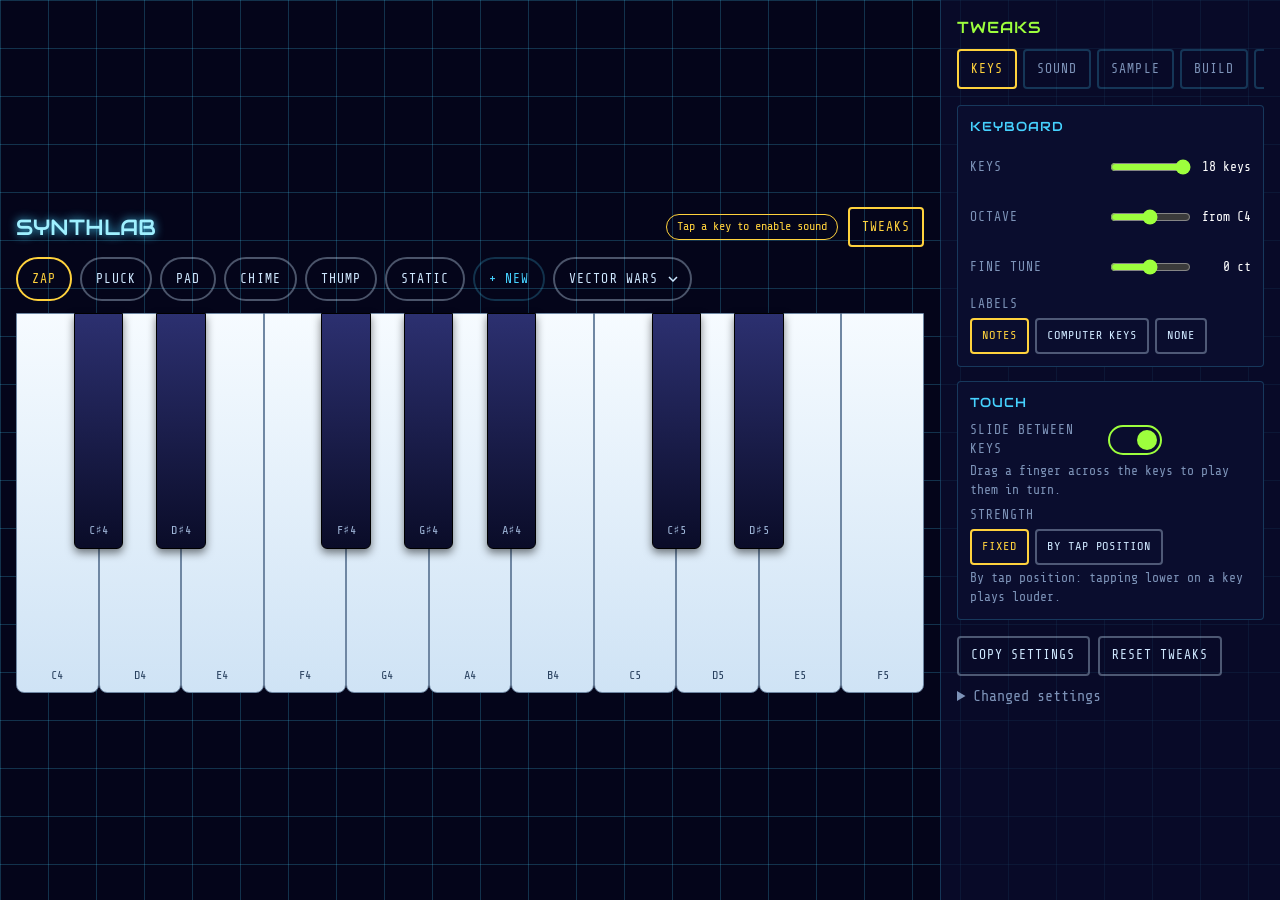
<file: synthlab/index.html>
<!DOCTYPE html>
<html lang="en">
<head>
<meta charset="UTF-8">
<meta name="viewport" content="width=device-width, initial-scale=1, viewport-fit=cover">
<meta name="theme-color" content="#04051a">
<meta name="apple-mobile-web-app-capable" content="yes">
<meta name="apple-mobile-web-app-status-bar-style" content="black-translucent">
<title>Synthlab</title>
<link rel="preconnect" href="https://fonts.googleapis.com">
<link rel="preconnect" href="https://fonts.gstatic.com" crossorigin>
<link href="https://fonts.googleapis.com/css2?family=Audiowide&family=Share+Tech+Mono&display=swap" rel="stylesheet">
<link rel="stylesheet" href="styles.css">
<link rel="icon" href="data:image/svg+xml,%3Csvg xmlns=%27http://www.w3.org/2000/svg%27 viewBox=%270 0 32 32%27%3E%3Crect width=%2732%27 height=%2732%27 rx=%276%27 fill=%27%2304051a%27/%3E%3Cpath d=%27M7 7h4v18H7zM14 7h4v18h-4zM21 7h4v18h-4z%27 fill=%27%2346d2ff%27/%3E%3Cpath d=%27M10 7h2v11h-2zM17 7h2v11h-2z%27 fill=%27%2304051a%27/%3E%3C/svg%3E">
<!-- Google Analytics (GA4) -->
<script async src="https://www.googletagmanager.com/gtag/js?id=G-WZGPQSX3XJ"></script>
<script>
  window.dataLayer = window.dataLayer || [];
  function gtag(){dataLayer.push(arguments);}
  gtag('js', new Date());
  gtag('config', 'G-WZGPQSX3XJ');
</script>
</head>
<body>
<div class="app">
  <section class="stage" aria-label="Instrument">
    <header class="bar">
      <h1>Synthlab</h1>
      <span class="pill" id="audio-state" role="status">Tap a key to enable sound</span>
      <button type="button" id="tweaks-toggle" aria-pressed="true">Tweaks</button>
    </header>
    <div class="strip" id="strip" role="group" aria-label="Samples"></div>
    <div class="kb" id="kb" role="group" aria-label="Keyboard"></div>
  </section>
  <aside class="panel" id="panel" aria-label="Tweaks"></aside>
</div>
<noscript><p style="padding:16px">Synthlab needs JavaScript.</p></noscript>
<script type="module" src="src/main.js"></script>
</body>
</html>
</file>
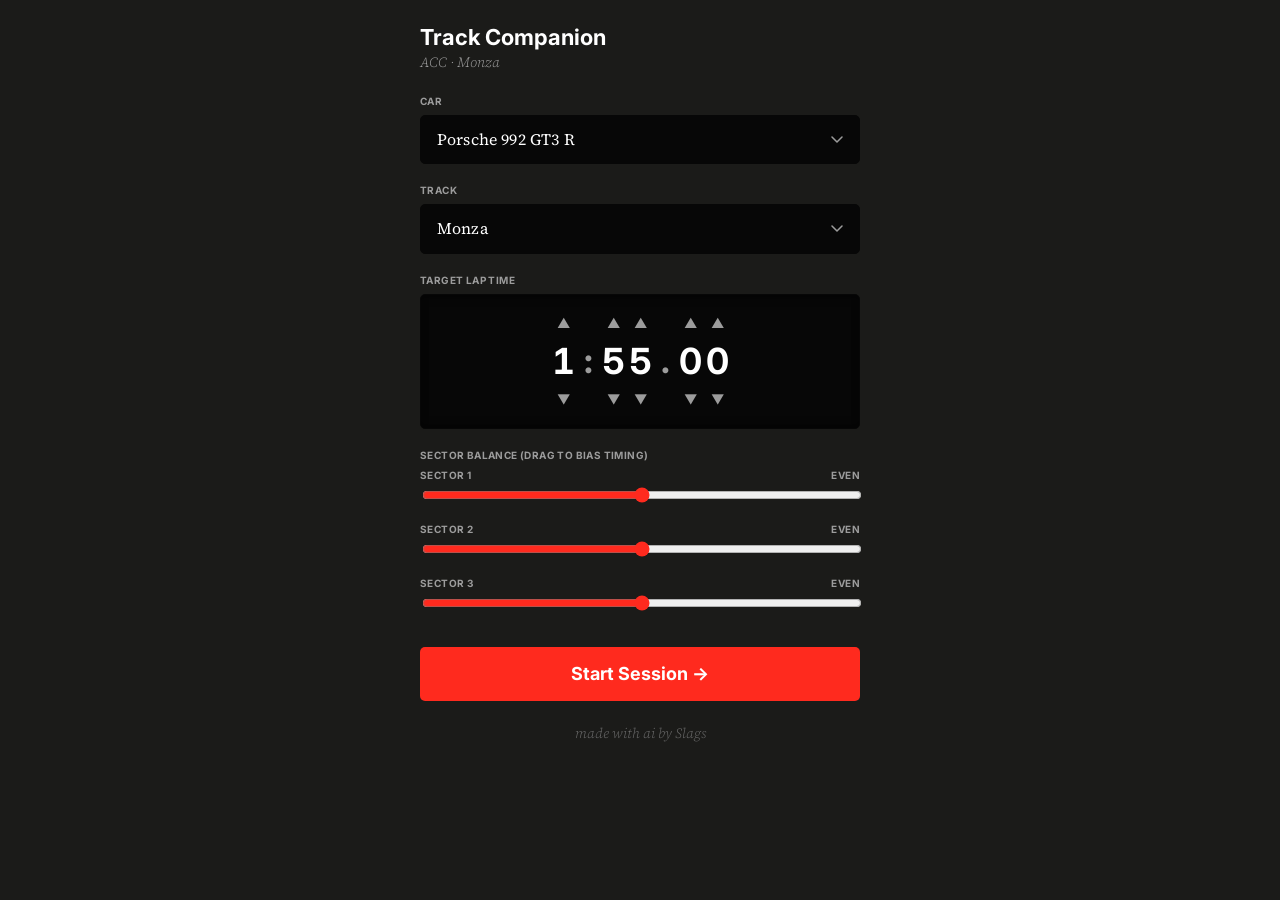
<file: track-companion/index.html>
<!DOCTYPE html>
<html lang="en">
<head>
<meta charset="UTF-8">
<meta name="viewport" content="width=device-width, initial-scale=1.0, viewport-fit=cover">
<title>Track Companion</title>
<link rel="preconnect" href="https://fonts.googleapis.com">
<link rel="preconnect" href="https://fonts.gstatic.com" crossorigin>
<link href="https://fonts.googleapis.com/css2?family=Inter:wght@400;700&family=Oswald:wght@300;400&family=Source+Serif+Pro:ital,wght@0,400;1,300&display=swap" rel="stylesheet">
<link rel="stylesheet" href="styles.css">
</head>
<body>

<!-- SCREEN 1: Setup -->
<div class="screen active" id="setup">
  <h1 class="type-heading-medium">Track Companion</h1>
  <div class="sub type-caption-italic">ACC · Monza</div>

  <label class="type-label-overline" for="car-select">Car</label>
  <div class="select-wrap">
    <select class="styled-select type-body-default" id="car-select"></select>
  </div>

  <label class="type-label-overline" for="track-select">Track</label>
  <div class="select-wrap">
    <select class="styled-select type-body-default" id="track-select">
      <option value="monza" selected>Monza</option>
    </select>
  </div>

  <label class="type-label-overline">Target lap time</label>
  <div class="time-selector" id="lap-time-selector"></div>

  <label class="type-label-overline">Sector balance (drag to bias timing)</label>

  <div class="slider-row">
    <div class="label-line type-label-overline"><span>Sector 1</span><span class="bias-readout" id="bias-1">even</span></div>
    <input type="range" min="0" max="100" value="50" id="slider-1">
  </div>
  <div class="slider-row">
    <div class="label-line type-label-overline"><span>Sector 2</span><span class="bias-readout" id="bias-2">even</span></div>
    <input type="range" min="0" max="100" value="50" id="slider-2">
  </div>
  <div class="slider-row">
    <div class="label-line type-label-overline"><span>Sector 3</span><span class="bias-readout" id="bias-3">even</span></div>
    <input type="range" min="0" max="100" value="50" id="slider-3">
  </div>

  <button class="btn type-heading-small" id="start-btn">Start Session →</button>
  <a href="../index.html" class="author-line type-caption-italic">made with ai by Slags</a>
</div>

<!-- SCREEN 2: Drive -->
<div class="screen drive-screen" id="drive">
  <div class="top-bar">
    <button class="pause-btn type-heading-small" id="pause-btn">Pause</button>
    <div class="lap-time-readout">
      <div class="label type-label-overline">LAP TIME</div>
      <div class="value type-heading-medium" id="drive-elapsed-time">0:00.00</div>
    </div>
    <button class="exit-btn type-heading-small" id="exit-btn">Exit</button>
  </div>

  <div class="sector-strip" id="sector-strip">
    <div class="sector" data-sector="1">
      <div class="sector-progress" id="sector-progress-1"></div>
      <div class="s-label type-label-overline">S1</div>
      <div class="s-value type-label-distance" id="sector-target-1">0.00</div>
    </div>
    <div class="sector" data-sector="2">
      <div class="sector-progress" id="sector-progress-2"></div>
      <div class="s-label type-label-overline">S2</div>
      <div class="s-value type-label-distance" id="sector-target-2">0.00</div>
    </div>
    <div class="sector" data-sector="3">
      <div class="sector-progress" id="sector-progress-3"></div>
      <div class="s-label type-label-overline">S3</div>
      <div class="s-value type-label-distance" id="sector-target-3">0.00</div>
    </div>
  </div>

  <div class="card-stack" id="card-stack"></div>

  <div class="pause-overlay" id="pause-overlay" hidden>
    <div class="pause-menu">
      <div class="pause-menu-header">
        <span class="type-heading-small">Paused</span>
        <span class="pause-elapsed type-label-distance" id="pause-elapsed">0:00.00</span>
      </div>

      <div class="pause-menu-section" id="adjust-lap-section" hidden>
        <label class="type-label-overline">New target lap time</label>
        <div class="time-selector" id="adjust-lap-time-selector"></div>
        <button class="btn type-heading-small" id="adjust-lap-apply">Apply</button>
      </div>

      <div class="pause-menu-actions" id="pause-menu-actions">
        <button class="menu-btn type-heading-small" id="menu-adjust-lap">Adjust lap time</button>
        <button class="menu-btn type-heading-small" id="menu-reset-lap">Reset lap</button>
        <button class="menu-btn type-heading-small" id="menu-record-lap">Record lap time</button>
      </div>

      <div class="recorded-laps" id="recorded-laps-list"></div>

      <button class="btn secondary type-heading-small" id="menu-resume">Resume</button>
    </div>
  </div>
</div>

<script src="data/monza-corners.js"></script>
<script src="app.js"></script>
</body>
</html>
</file>
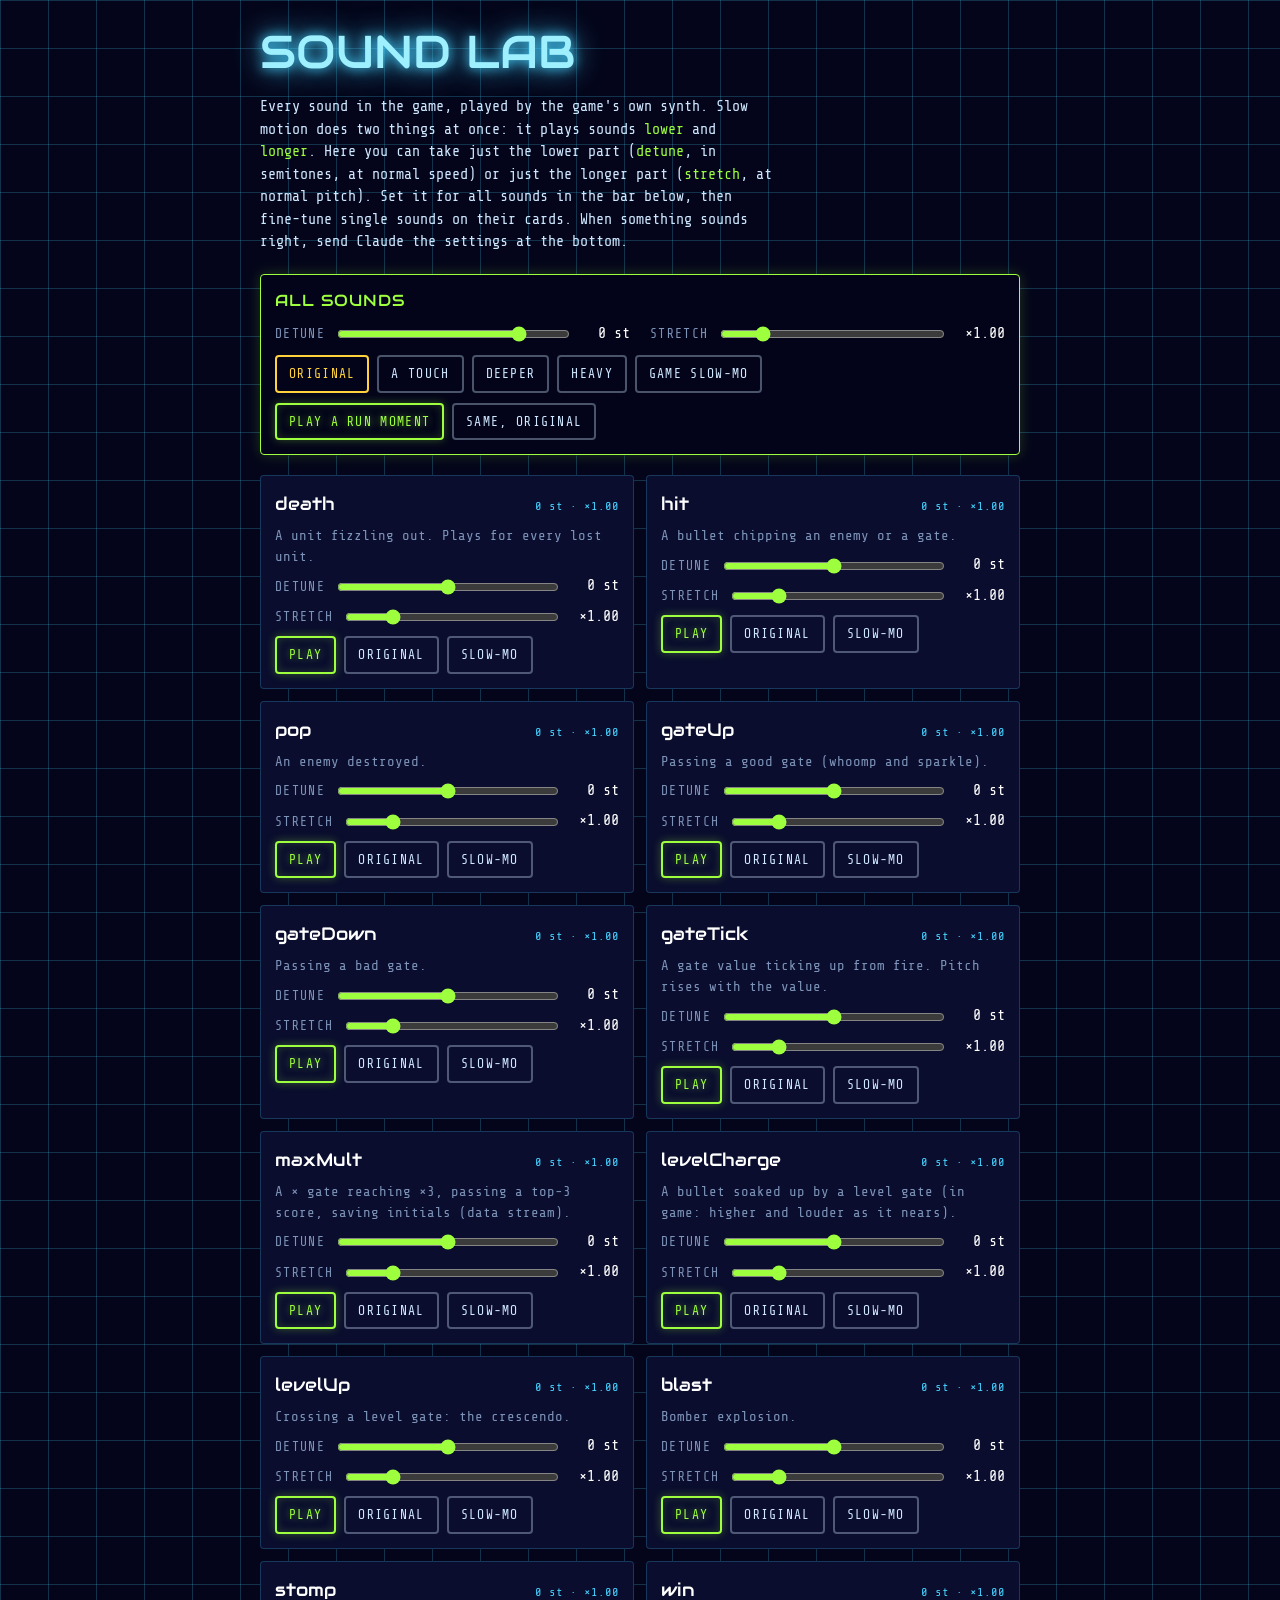
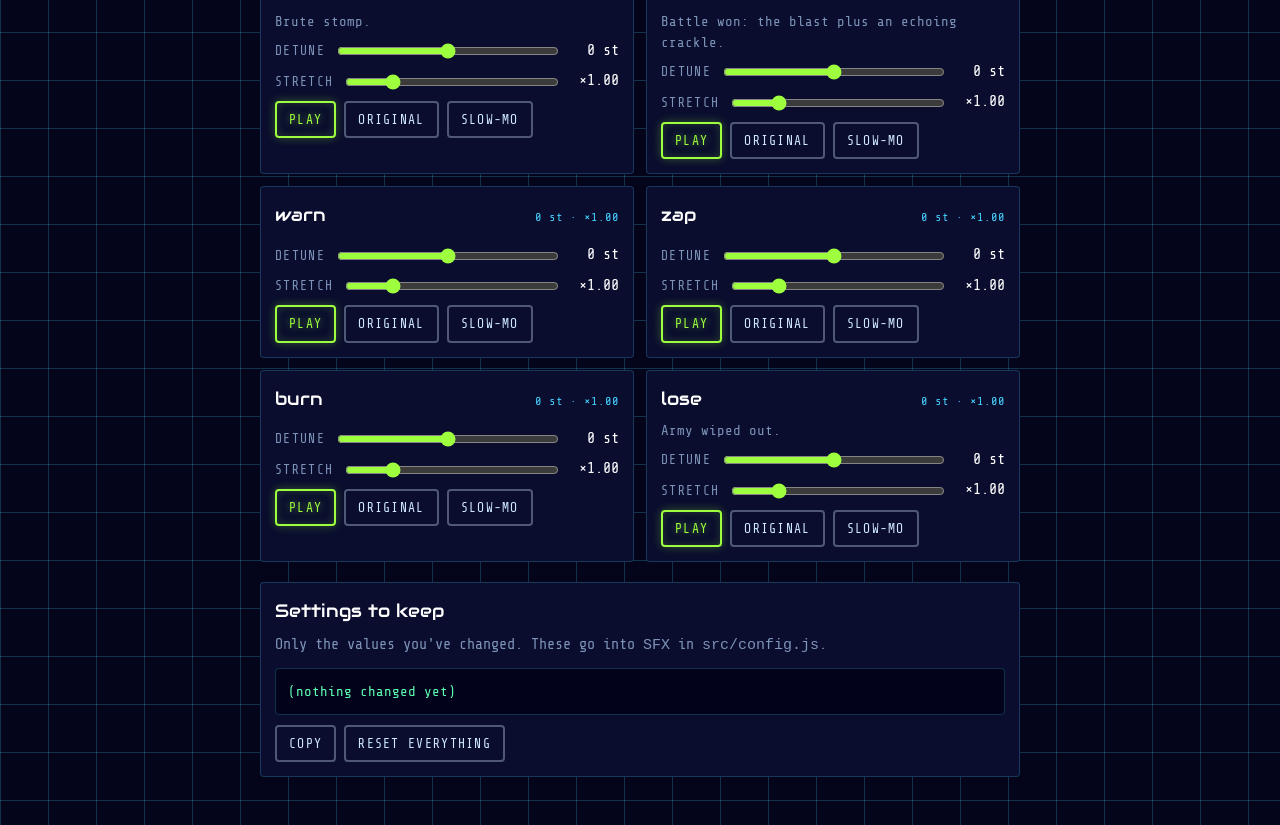
<file: Vector Wars/sound-lab.html>
<!DOCTYPE html>
<html lang="en">
<head>
<meta charset="UTF-8">
<meta name="viewport" content="width=device-width, initial-scale=1, viewport-fit=cover">
<title>Vector Wars Sound Lab</title>
<link rel="preconnect" href="https://fonts.googleapis.com">
<link rel="preconnect" href="https://fonts.gstatic.com" crossorigin>
<link href="https://fonts.googleapis.com/css2?family=Audiowide&family=Share+Tech+Mono&display=swap" rel="stylesheet">
<style>
  /* Layout: a sticky "all sounds" console, then one card per game sound with its own detune; the settings to keep at the bottom. Single dark look by choice (the game's own). */
  :root {
    --bg: #04051a;
    --panel: #0a0d2e;
    --line: rgba(70, 210, 255, 0.22);
    --you: #46d2ff;
    --hud: #9dff3d;
    --gain: #5dffb5;
    --gold: #ffd23d;
    --text: #cfe8ff;
    --muted: #7d93b8;
    --display: 'Audiowide', 'Trebuchet MS', sans-serif;
    --mono: 'Share Tech Mono', ui-monospace, 'SF Mono', Menlo, monospace;
    color-scheme: dark;
  }
  html, body { background: var(--bg); color: var(--text); }
  body {
    margin: 0;
    font-family: var(--mono);
    font-size: 15px;
    line-height: 1.5;
    padding-inline: 16px;
    padding-block: 28px 48px;
    background-image: linear-gradient(var(--line) 1px, transparent 1px), linear-gradient(90deg, var(--line) 1px, transparent 1px);
    background-size: 48px 48px;
    background-color: var(--bg);
  }
  main { max-width: 760px; margin: 0 auto; display: grid; gap: 20px; }
  h1 {
    margin: 0;
    font-family: var(--display);
    font-weight: 400;
    font-size: clamp(30px, 8vw, 46px);
    line-height: 1.05;
    text-transform: uppercase;
    color: #9ff0ff;
    text-shadow: 0 0 12px var(--you), 0 0 30px var(--you);
  }
  .intro { margin: 0; max-width: 64ch; }
  .intro b { color: var(--hud); font-weight: 400; }
  .console {
    position: sticky;
    top: env(safe-area-inset-top, 0px);
    z-index: 2;
    display: grid;
    gap: 10px;
    padding: 14px;
    background: rgba(4, 5, 26, 0.94);
    border: 1px solid var(--hud);
    border-radius: 4px;
    box-shadow: 0 0 14px rgba(157, 255, 61, 0.2);
    backdrop-filter: blur(6px);
  }
  .console h2 { margin: 0; font-family: var(--display); font-weight: 400; font-size: 16px; color: var(--hud); letter-spacing: .06em; text-transform: uppercase; }
  .sliders { display: grid; grid-template-columns: repeat(auto-fit, minmax(220px, 1fr)); gap: 8px 20px; }
  .slider { display: grid; grid-template-columns: auto 1fr auto; align-items: center; gap: 10px; min-width: 0; }
  .slider span:first-child { color: var(--muted); font-size: 13px; letter-spacing: .1em; text-transform: uppercase; }
  .slider output { min-width: 6.5ch; text-align: right; color: #fff; font-variant-numeric: tabular-nums; }
  input[type=range] { width: 100%; min-width: 0; accent-color: var(--hud); }
  .row { display: flex; flex-wrap: wrap; gap: 8px; }
  button {
    font: inherit;
    font-size: 13px;
    letter-spacing: .1em;
    text-transform: uppercase;
    color: var(--text);
    background: none;
    border: 2px solid rgba(207, 232, 255, 0.35);
    border-radius: 4px;
    padding: 7px 12px;
    cursor: pointer;
    touch-action: manipulation;
  }
  button.play { color: var(--hud); border-color: var(--hud); text-shadow: 0 0 8px rgba(157, 255, 61, 0.6); box-shadow: 0 0 10px rgba(157, 255, 61, 0.3), inset 0 0 10px rgba(157, 255, 61, 0.18); }
  button.preset.on { color: var(--gold); border-color: var(--gold); }
  button:focus-visible { outline: 2px solid var(--gold); outline-offset: 2px; }
  button:active { transform: scale(0.96); }
  .list { display: grid; grid-template-columns: repeat(auto-fit, minmax(300px, 1fr)); gap: 12px; }
  .card { display: grid; gap: 8px; align-content: start; padding: 14px; background: var(--panel); border: 1px solid var(--line); border-radius: 4px; min-width: 0; }
  .card.lit { border-color: var(--hud); box-shadow: 0 0 14px rgba(157, 255, 61, 0.3); }
  .card h3 { margin: 0; font-family: var(--display); font-weight: 400; font-size: 18px; color: #fff; display: flex; justify-content: space-between; gap: 8px; align-items: baseline; }
  .card h3 small { font-family: var(--mono); font-size: 12px; color: var(--you); letter-spacing: .08em; }
  .card h3 small.changed { color: var(--gold); }
  .card p { margin: 0; color: var(--muted); font-size: 14px; }
  .keep { display: grid; gap: 10px; padding: 14px; background: var(--panel); border: 1px solid var(--line); border-radius: 4px; }
  .keep h2 { margin: 0; font-family: var(--display); font-weight: 400; font-size: 18px; color: #fff; }
  .keep p { margin: 0; color: var(--muted); }
  pre { margin: 0; padding: 12px; overflow-x: auto; background: #02031a; border: 1px solid var(--line); border-radius: 4px; color: var(--gain); font-family: var(--mono); font-size: 14px; user-select: text; }
  @media (prefers-reduced-motion: reduce) { button:active { transform: none; } }
</style>
</head>
<body>
<main>
  <h1>Sound lab</h1>
  <p class="intro">Every sound in the game, played by the game's own synth. Slow motion does two things at once: it plays sounds <b>lower</b> and <b>longer</b>. Here you can take just the lower part (<b>detune</b>, in semitones, at normal speed) or just the longer part (<b>stretch</b>, at normal pitch). Set it for all sounds in the bar below, then fine-tune single sounds on their cards. When something sounds right, send Claude the settings at the bottom.</p>

  <section class="console" aria-label="All sounds">
    <h2>All sounds</h2>
    <div class="sliders">
      <label class="slider"><span>Detune</span><input type="range" id="g-tune" min="-24" max="6" step="0.5" value="0"><output id="g-tune-out">0 st</output></label>
      <label class="slider"><span>Stretch</span><input type="range" id="g-stretch" min="0.5" max="3.5" step="0.05" value="1"><output id="g-stretch-out">×1.00</output></label>
    </div>
    <div class="row" id="presets"></div>
    <div class="row">
      <button type="button" class="play" id="moment">Play a run moment</button>
      <button type="button" id="moment-orig">Same, original</button>
    </div>
  </section>

  <div class="list" id="list"></div>

  <section class="keep">
    <h2>Settings to keep</h2>
    <p>Only the values you've changed. These go into <code>SFX</code> in <code>src/config.js</code>.</p>
    <pre id="out"></pre>
    <div class="row"><button type="button" id="copy">Copy</button><button type="button" id="reset">Reset everything</button></div>
  </section>
</main>

<script type="module">
import { Sfx, SOUND_NAMES } from './src/audio.js';
import { SFX } from './src/config.js';

const NOTES = {
  death: 'A unit fizzling out. Plays for every lost unit.',
  hit: 'A bullet chipping an enemy or a gate.',
  pop: 'An enemy destroyed.',
  gateUp: 'Passing a good gate (whoomp and sparkle).',
  gateDown: 'Passing a bad gate.',
  gateTick: 'A gate value ticking up from fire. Pitch rises with the value.',
  levelCharge: 'A bullet soaked up by a level gate (in game: higher and louder as it nears).',
  levelUp: 'Crossing a level gate: the crescendo.',
  maxMult: 'A × gate reaching ×3, passing a top-3 score, saving initials (data stream).',
  blast: 'Bomber explosion.',
  stomp: 'Brute stomp.',
  win: 'Battle won: the blast plus an echoing crackle.',
  lose: 'Army wiped out.',
};
const PRESETS = [
  ['Original', 0, 1],
  ['A touch', -2, 1],
  ['Deeper', -5, 1.15],
  ['Heavy', -9, 1.4],
  ['Game slow-mo', -21, 3.3],
];

// The values the game ships with, so "original" and the output diff are exact.
const BASE = { tune: SFX.tune || 0, stretch: SFX.stretch || 1 };
const BASE_SOUND = Object.fromEntries(SOUND_NAMES.map((n) => [n, { tune: SFX[n].tune || 0, stretch: SFX[n].stretch || 1 }]));

const sfx = new Sfx();
sfx.muted = false;   // this page always plays, whatever the game's mute is set to
const $ = (id) => document.getElementById(id);
const fmtTune = (v) => `${v > 0 ? '+' : ''}${+v} st`;
const fmtStretch = (v) => `×${(+v).toFixed(2)}`;

// Plays one sound with the given tune/stretch (or the lab's current settings).
function play(name, { tune, stretch, rate = 1, pitch = 1 } = {}) {
  sfx.unlock();
  const keep = { gt: SFX.tune, gs: SFX.stretch, t: SFX[name].tune, s: SFX[name].stretch };
  if (tune !== undefined) { SFX.tune = 0; SFX[name].tune = tune; }
  if (stretch !== undefined) { SFX.stretch = 1; SFX[name].stretch = stretch; }
  sfx.rate = rate;
  sfx.last = {};
  sfx.play(name, { pitch });
  sfx.rate = 1;
  SFX.tune = keep.gt; SFX.stretch = keep.gs; SFX[name].tune = keep.t; SFX[name].stretch = keep.s;
  const card = cards[name];
  card.classList.add('lit');
  clearTimeout(card.litTimer);
  card.litTimer = setTimeout(() => card.classList.remove('lit'), 400);
}

// ---- Cards ----
const cards = {};
for (const name of SOUND_NAMES) {
  const card = cards[name] = document.createElement('article');
  card.className = 'card';
  card.innerHTML = `
    <h3>${name}<small id="${name}-eff"></small></h3>
    <p>${NOTES[name] || ''}</p>
    <label class="slider"><span>Detune</span><input type="range" id="${name}-tune" min="-12" max="12" step="0.5" value="${BASE_SOUND[name].tune}"><output id="${name}-tune-out"></output></label>
    <label class="slider"><span>Stretch</span><input type="range" id="${name}-stretch" min="0.5" max="3" step="0.05" value="${BASE_SOUND[name].stretch}"><output id="${name}-stretch-out"></output></label>
    <div class="row">
      <button type="button" class="play">Play</button>
      <button type="button" data-v="orig">Original</button>
      <button type="button" data-v="slow">Slow-mo</button>
    </div>`;
  card.querySelector('.play').addEventListener('click', () => play(name));
  card.querySelector('[data-v=orig]').addEventListener('click', () => play(name, { tune: 0, stretch: 1 }));
  card.querySelector('[data-v=slow]').addEventListener('click', () => play(name, { tune: 0, stretch: 1, rate: 0.3 }));
  $('list').append(card);
  for (const k of ['tune', 'stretch']) $(`${name}-${k}`).addEventListener('input', (e) => { SFX[name][k] = +e.target.value; sync(); });
}

// ---- Global bar ----
$('g-tune').addEventListener('input', (e) => { SFX.tune = +e.target.value; sync(); });
$('g-stretch').addEventListener('input', (e) => { SFX.stretch = +e.target.value; sync(); });
for (const [label, tune, stretch] of PRESETS) {
  const b = document.createElement('button');
  b.type = 'button';
  b.className = 'preset';
  b.textContent = label;
  b.dataset.tune = tune; b.dataset.stretch = stretch;
  b.addEventListener('click', () => { SFX.tune = tune; SFX.stretch = stretch; sync(); play('gateUp'); });
  $('presets').append(b);
}

// A few seconds of a run: fire, a kill, a gate charging, a good gate, a bomber, losses, a win.
function moment(original) {
  const o = original ? { tune: 0, stretch: 1 } : {};
  const at = (ms, fn) => setTimeout(fn, ms);
  for (let i = 0; i < 6; i++) at(i * 70, () => play('hit', o));
  at(430, () => play('pop', o));
  for (let i = 0; i < 3; i++) at(600 + i * 140, () => play('gateTick', { ...o, pitch: 1 + i * 0.12 }));
  at(1100, () => play('gateUp', o));
  at(1900, () => play('blast', o));
  for (let i = 0; i < 6; i++) at(2000 + i * 60, () => play('death', o));
  at(2900, () => play('win', o));
}
$('moment').addEventListener('click', () => moment(false));
$('moment-orig').addEventListener('click', () => moment(true));

// ---- Output ----
function settingsText() {
  const lines = [];
  if (SFX.tune !== BASE.tune) lines.push(`tune: ${SFX.tune},`);
  if (SFX.stretch !== BASE.stretch) lines.push(`stretch: ${SFX.stretch},`);
  for (const name of SOUND_NAMES) {
    const c = SFX[name], b = BASE_SOUND[name], parts = [];
    if ((c.tune || 0) !== b.tune) parts.push(`tune: ${c.tune}`);
    if ((c.stretch || 1) !== b.stretch) parts.push(`stretch: ${c.stretch}`);
    if (parts.length) lines.push(`${name}: { ${parts.join(', ')} },`);
  }
  return lines.length ? lines.join('\n') : '(nothing changed yet)';
}

function sync() {
  $('g-tune').value = SFX.tune; $('g-tune-out').textContent = fmtTune(SFX.tune);
  $('g-stretch').value = SFX.stretch; $('g-stretch-out').textContent = fmtStretch(SFX.stretch);
  for (const b of document.querySelectorAll('.preset')) b.classList.toggle('on', +b.dataset.tune === SFX.tune && +b.dataset.stretch === SFX.stretch);
  for (const name of SOUND_NAMES) {
    const c = SFX[name];
    $(`${name}-tune`).value = c.tune || 0; $(`${name}-tune-out`).textContent = fmtTune(c.tune || 0);
    $(`${name}-stretch`).value = c.stretch || 1; $(`${name}-stretch-out`).textContent = fmtStretch(c.stretch || 1);
    const t = (SFX.tune || 0) + (c.tune || 0), s = (SFX.stretch || 1) * (c.stretch || 1);
    const eff = $(`${name}-eff`);
    eff.textContent = `${fmtTune(t)} · ${fmtStretch(s)}`;
    eff.classList.toggle('changed', t !== 0 || s !== 1);
  }
  $('out').textContent = settingsText();
  try { localStorage.setItem('vw-sound-lab', JSON.stringify({ g: [SFX.tune, SFX.stretch], s: SOUND_NAMES.map((n) => [SFX[n].tune || 0, SFX[n].stretch || 1]) })); } catch { /* storage unavailable */ }
}

function reset() {
  SFX.tune = BASE.tune; SFX.stretch = BASE.stretch;
  for (const name of SOUND_NAMES) Object.assign(SFX[name], BASE_SOUND[name]);
  sync();
}
$('reset').addEventListener('click', reset);
$('copy').addEventListener('click', () => {
  const text = settingsText();
  navigator.clipboard?.writeText(text).then(() => { $('copy').textContent = 'Copied'; setTimeout(() => { $('copy').textContent = 'Copy'; }, 1500); })
    .catch(() => getSelection().selectAllChildren($('out')));
});

// Restore this browser's last session (a convenience only).
try {
  const saved = JSON.parse(localStorage.getItem('vw-sound-lab'));
  if (saved) {
    [SFX.tune, SFX.stretch] = saved.g;
    SOUND_NAMES.forEach((n, i) => { if (saved.s[i]) [SFX[n].tune, SFX[n].stretch] = saved.s[i]; });
  }
} catch { /* nothing saved */ }
sync();
</script>
</body>
</html>
</file>
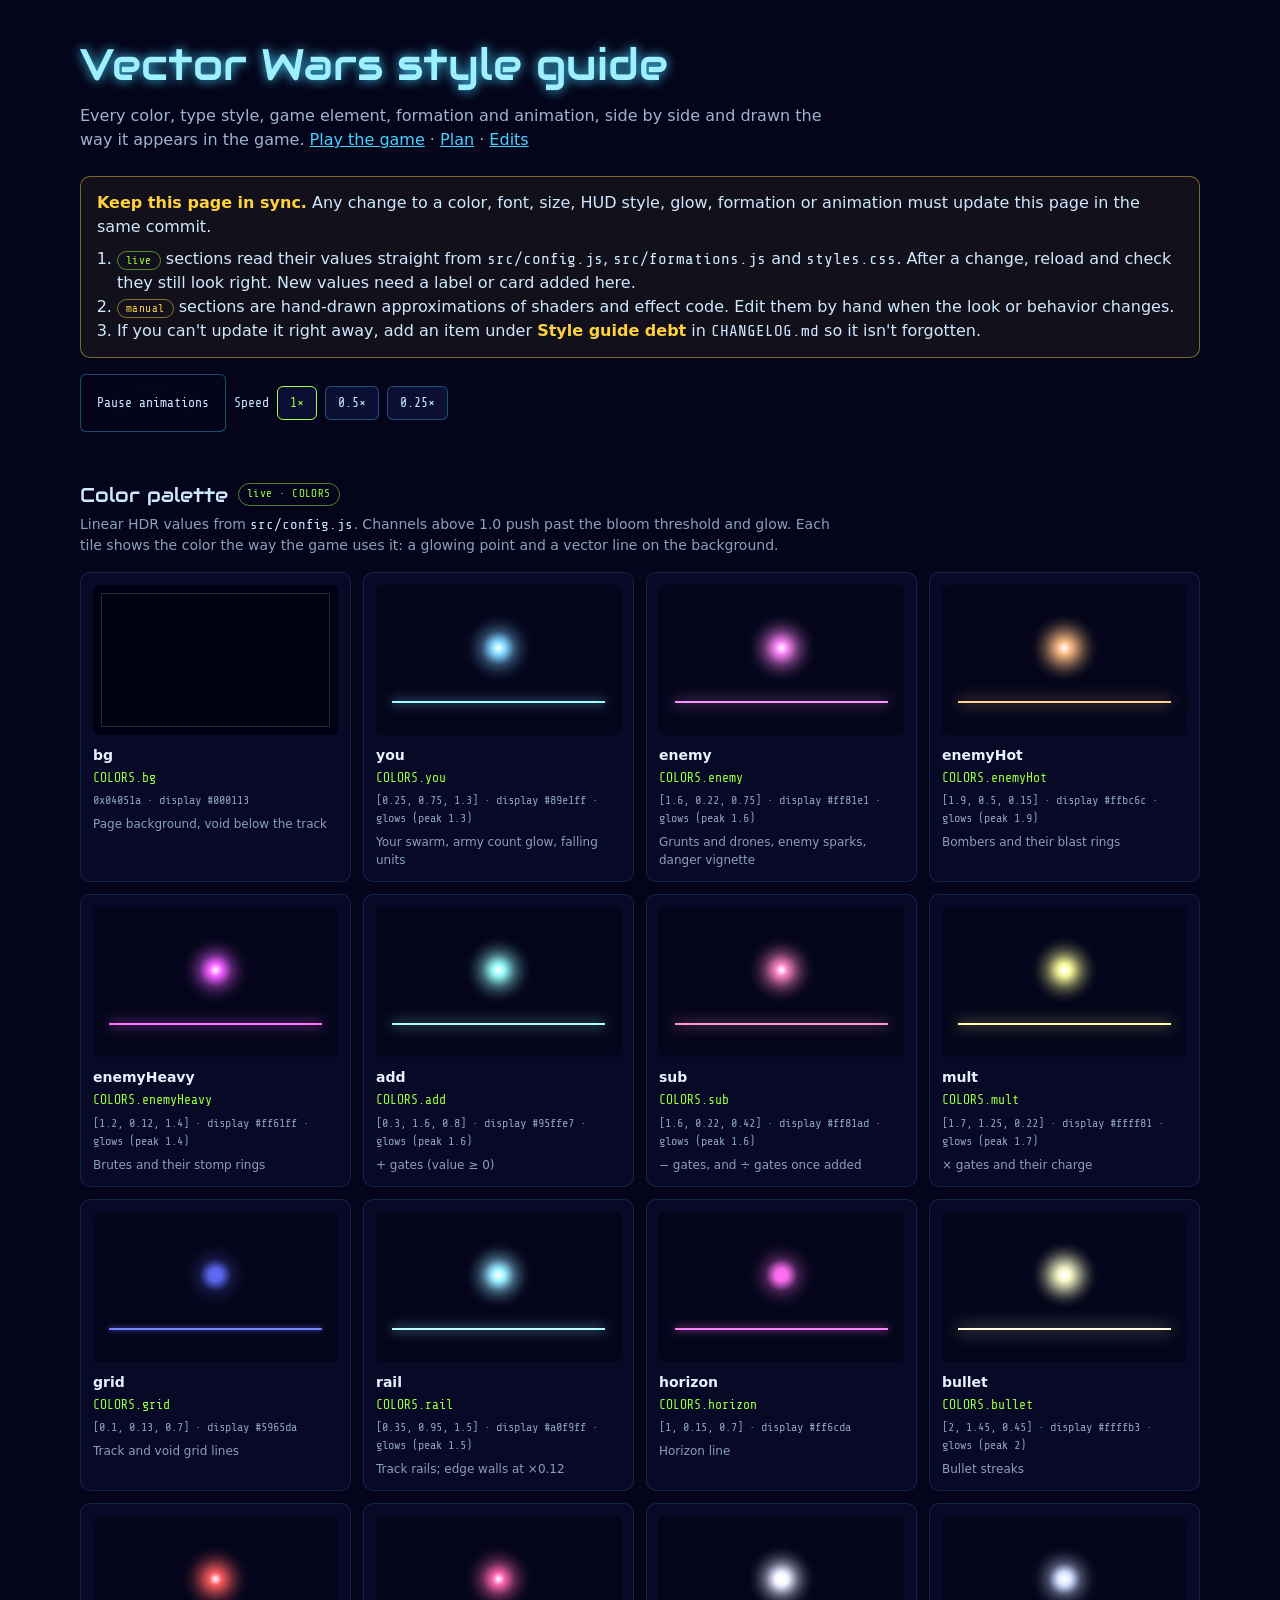
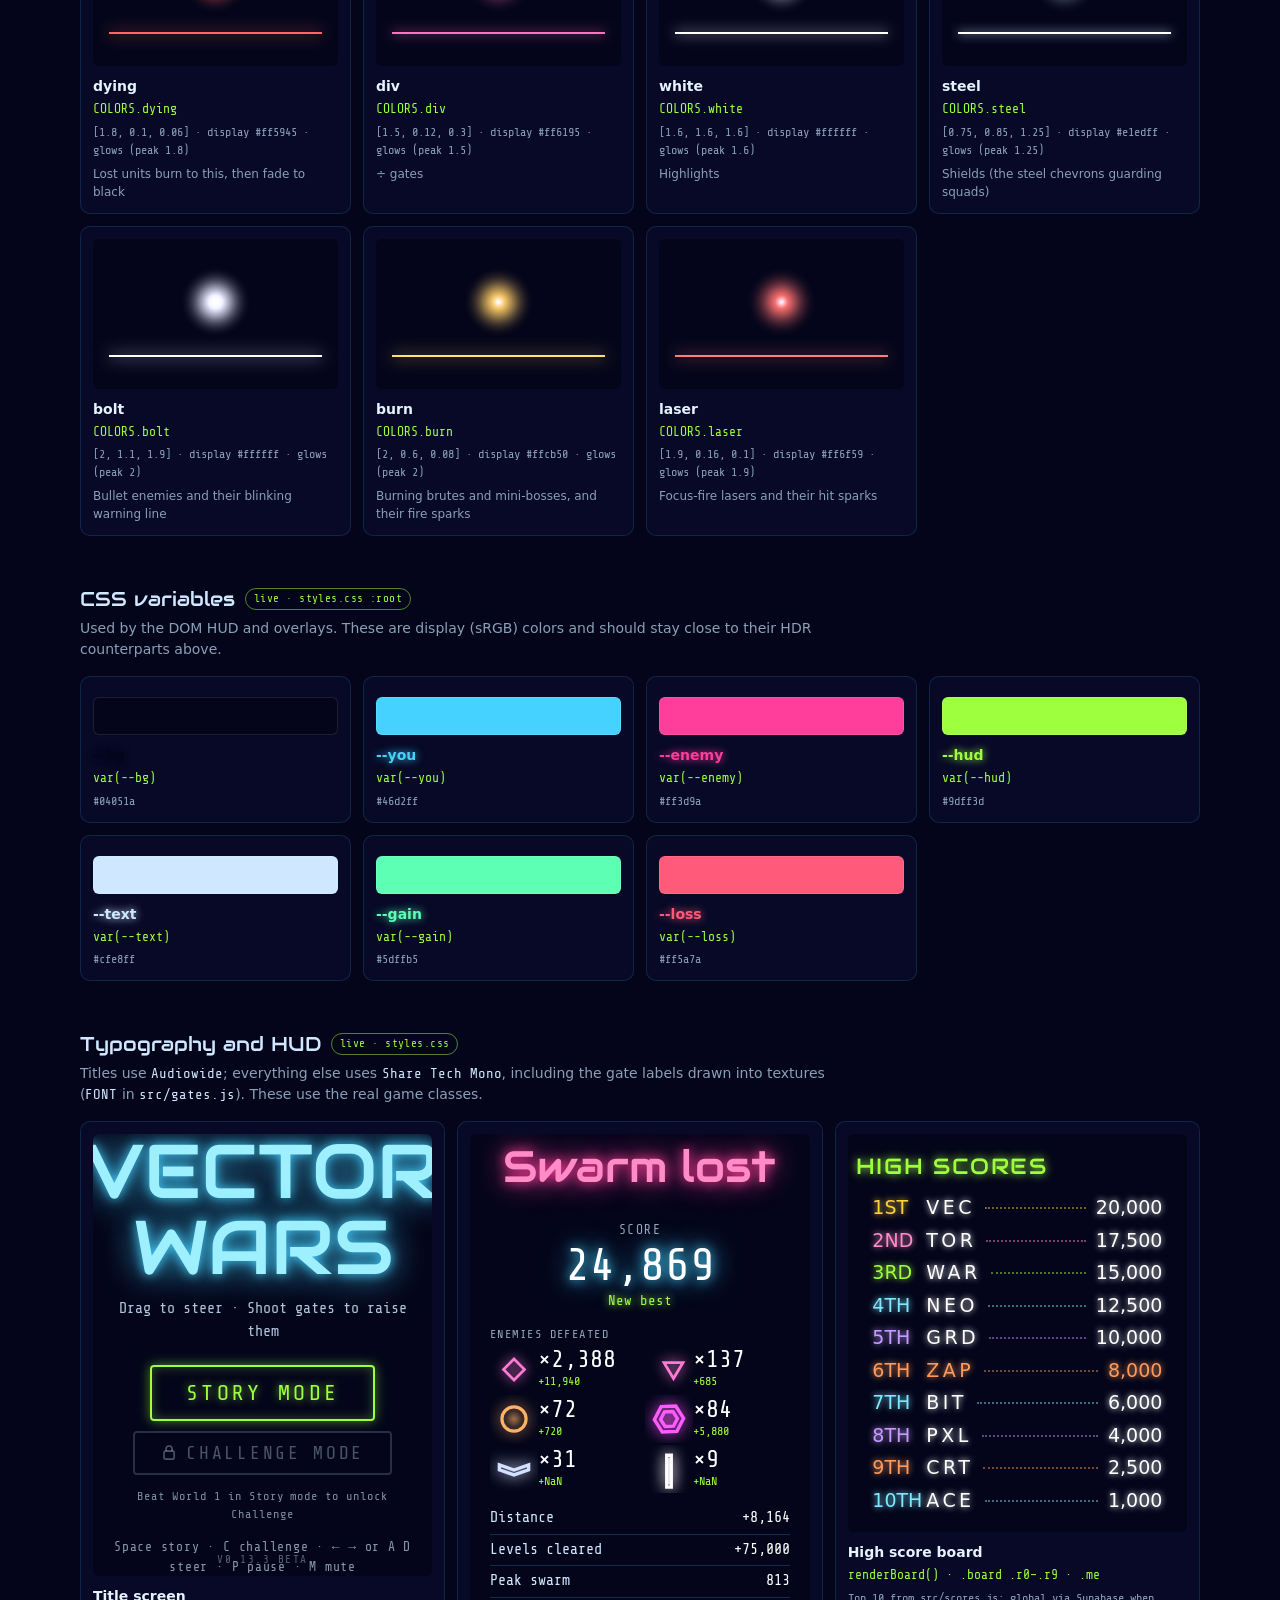
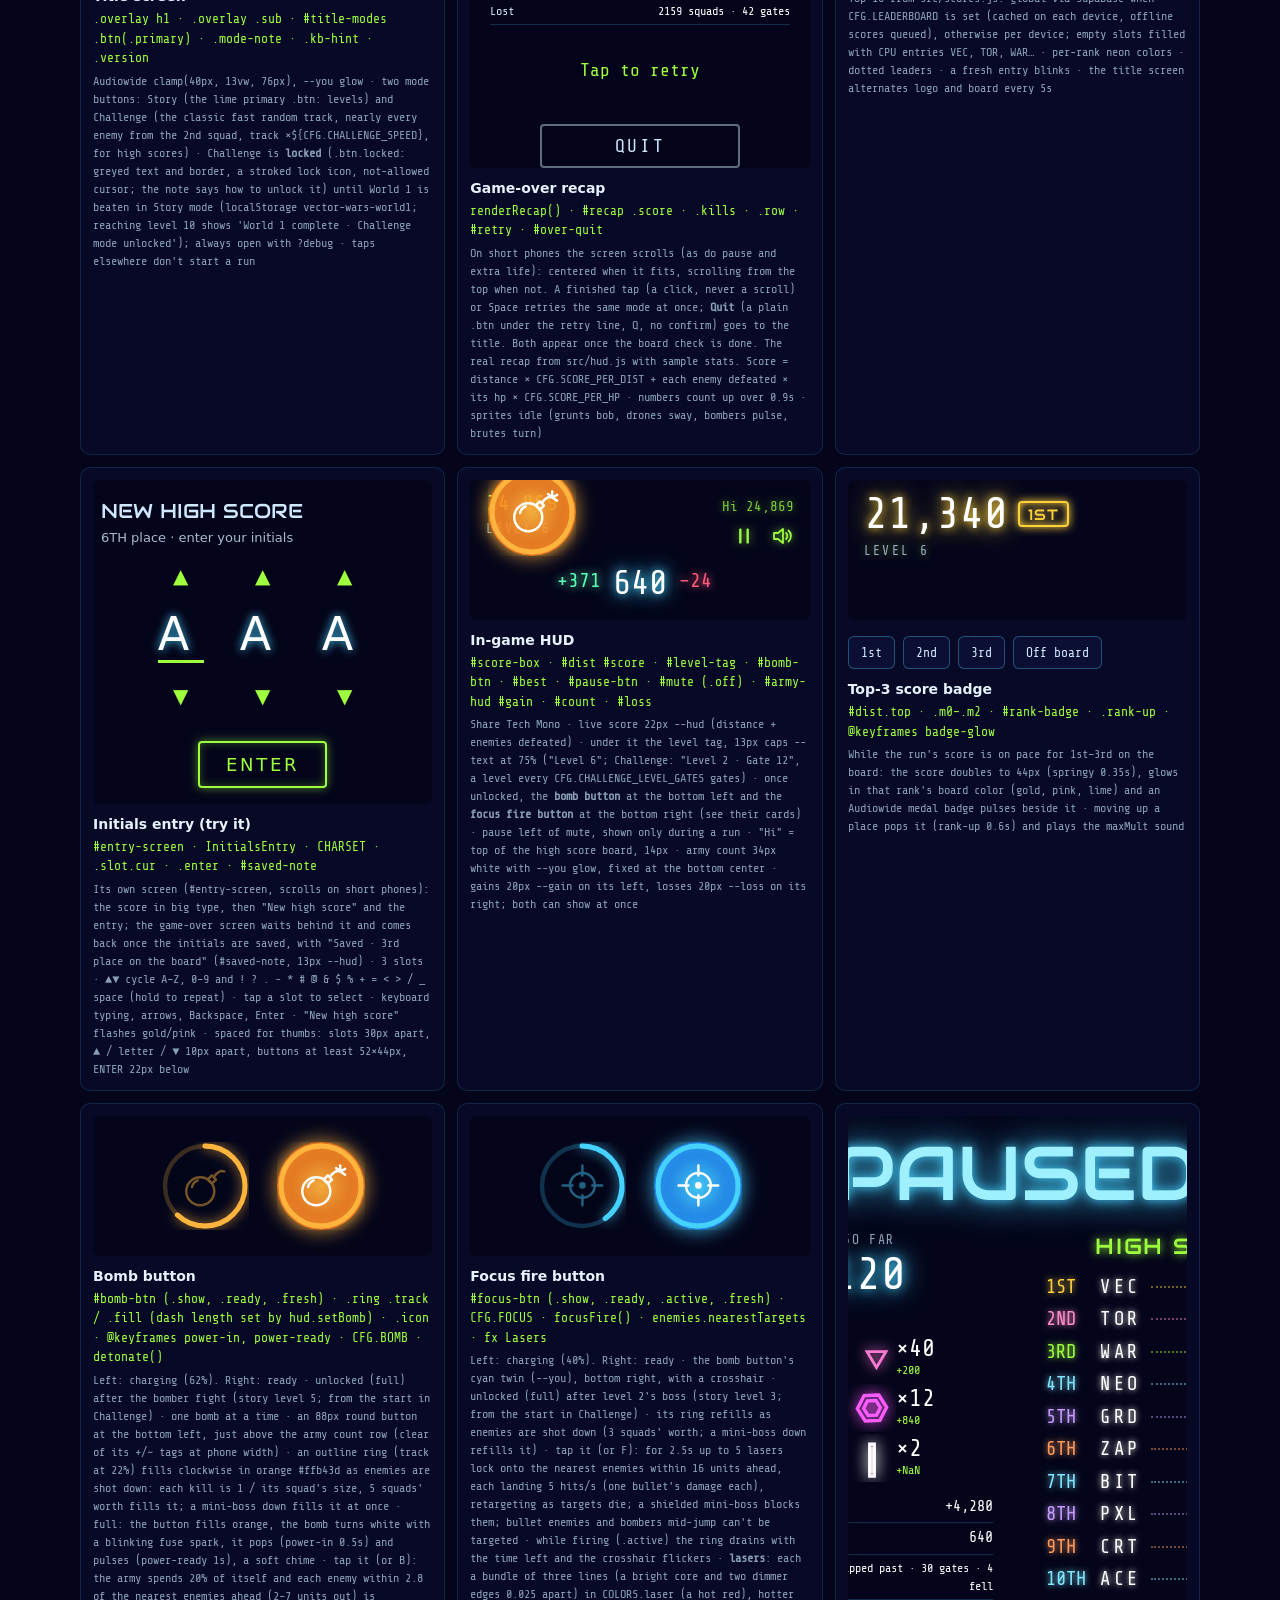
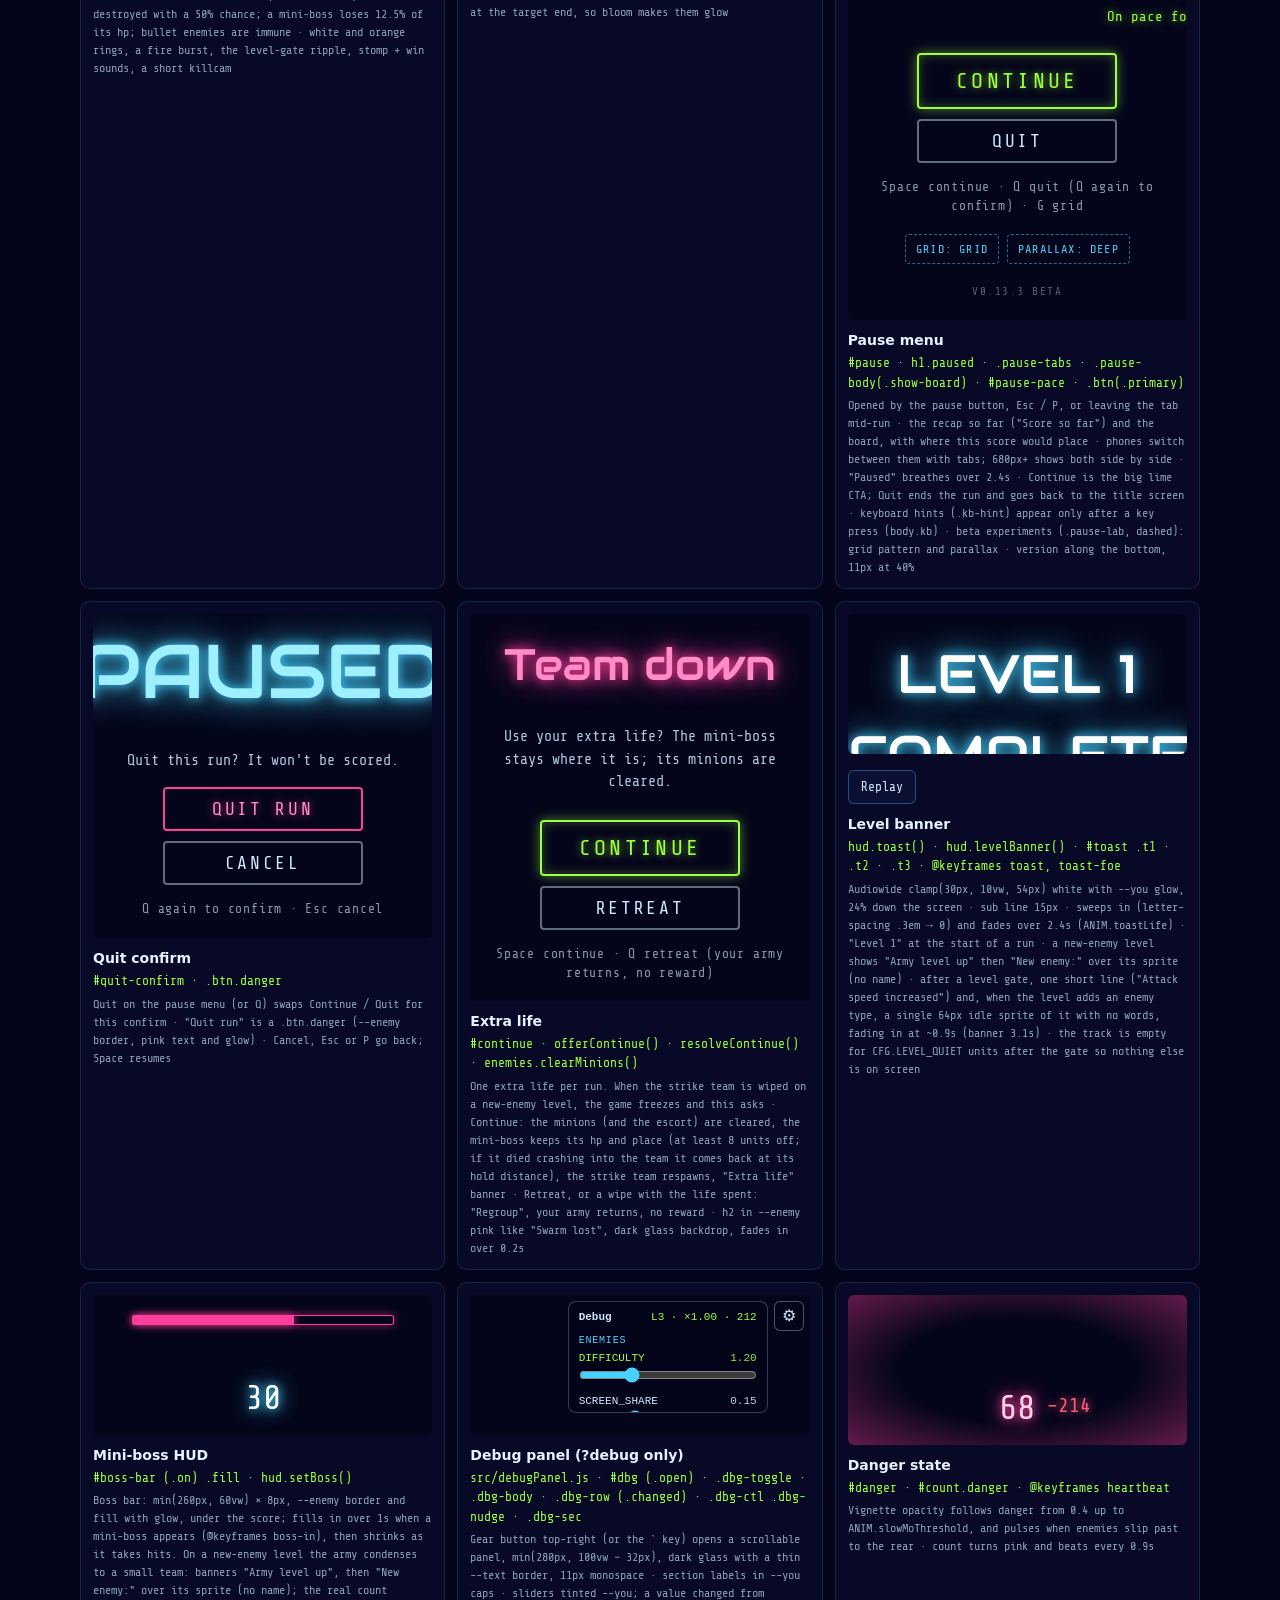
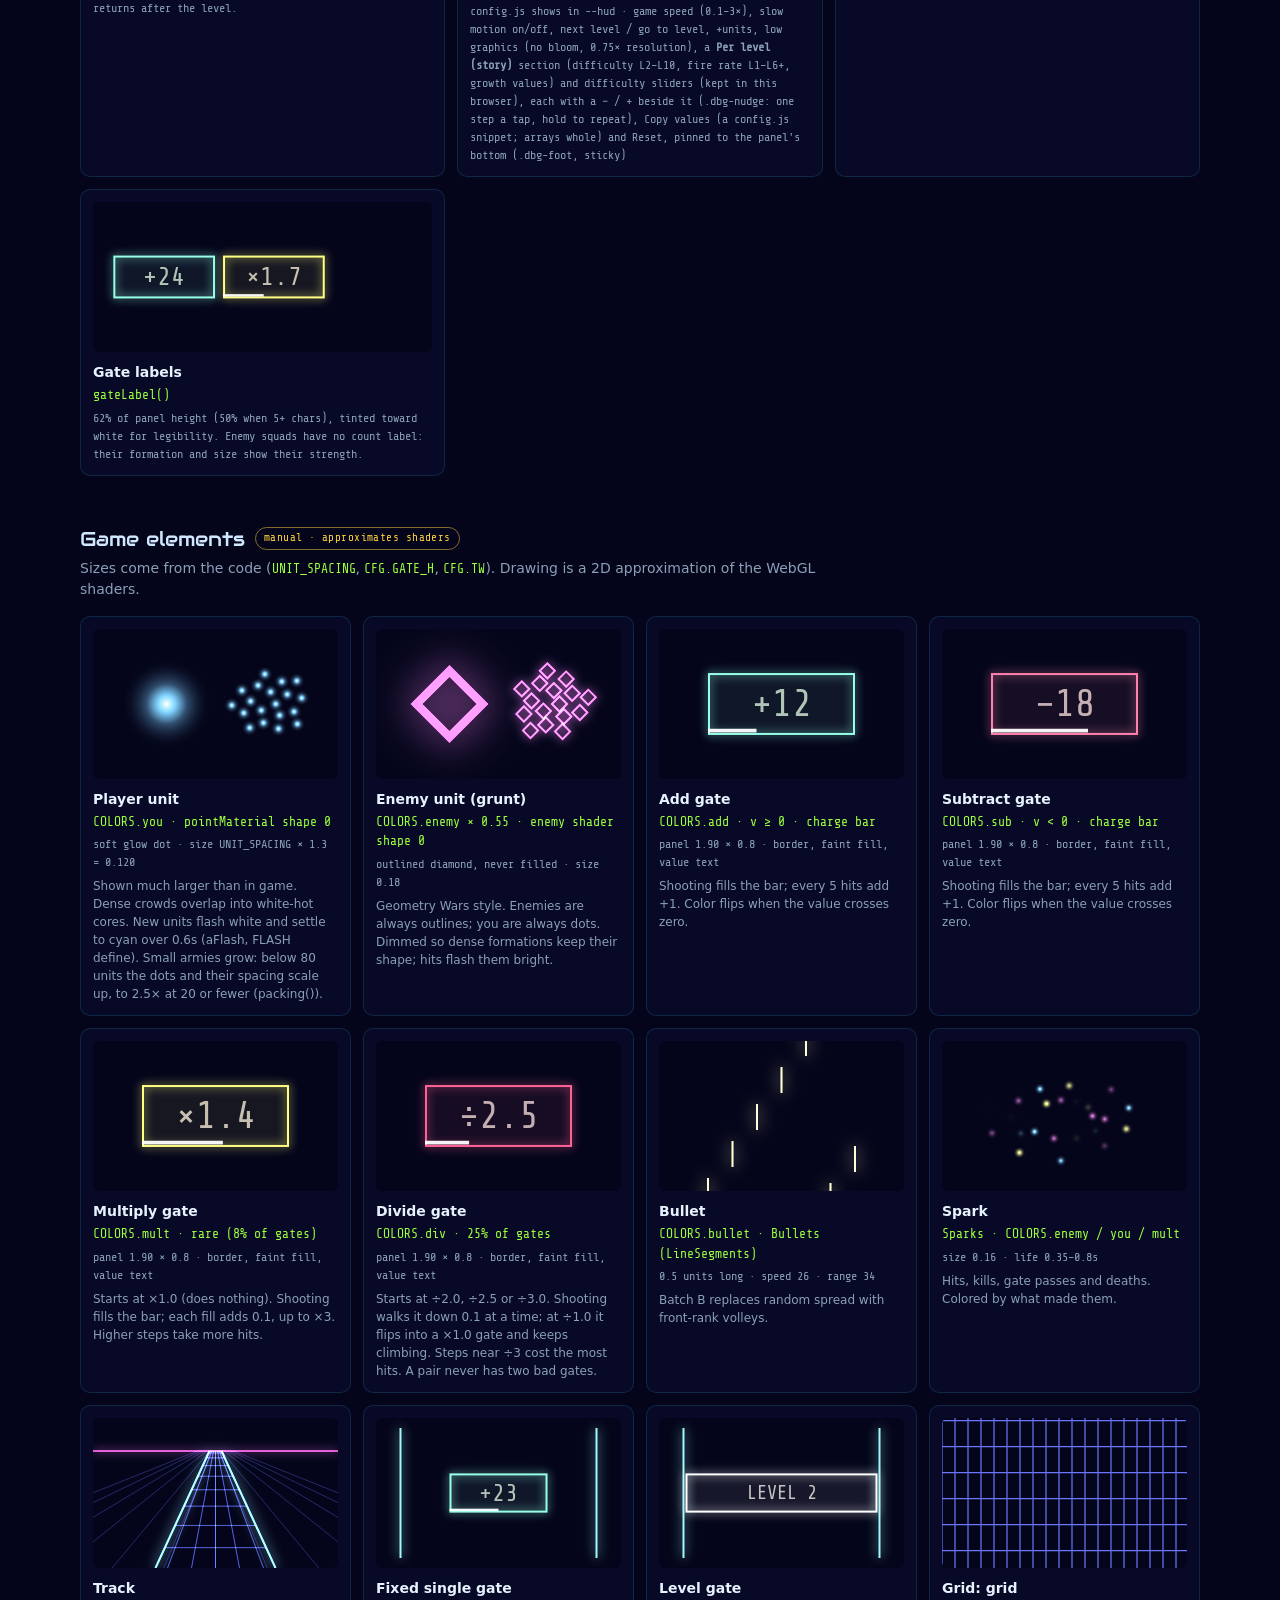
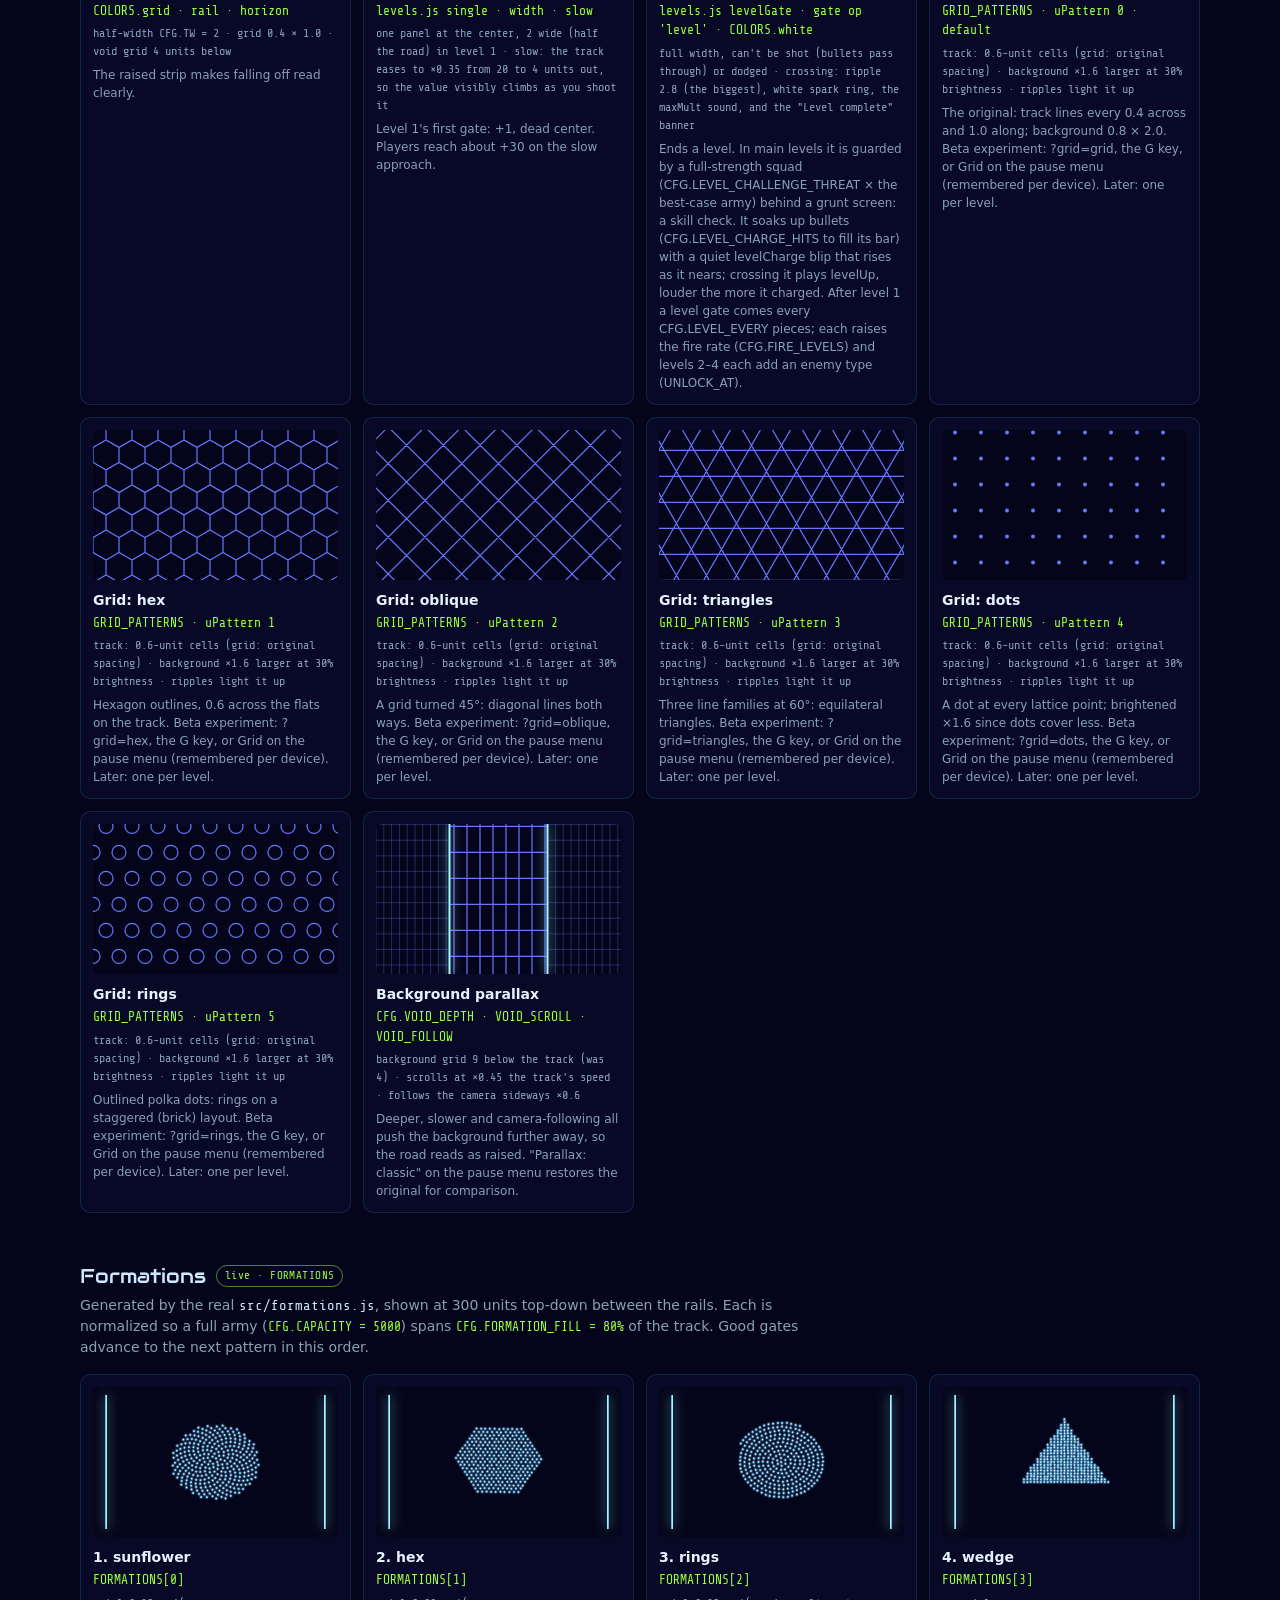
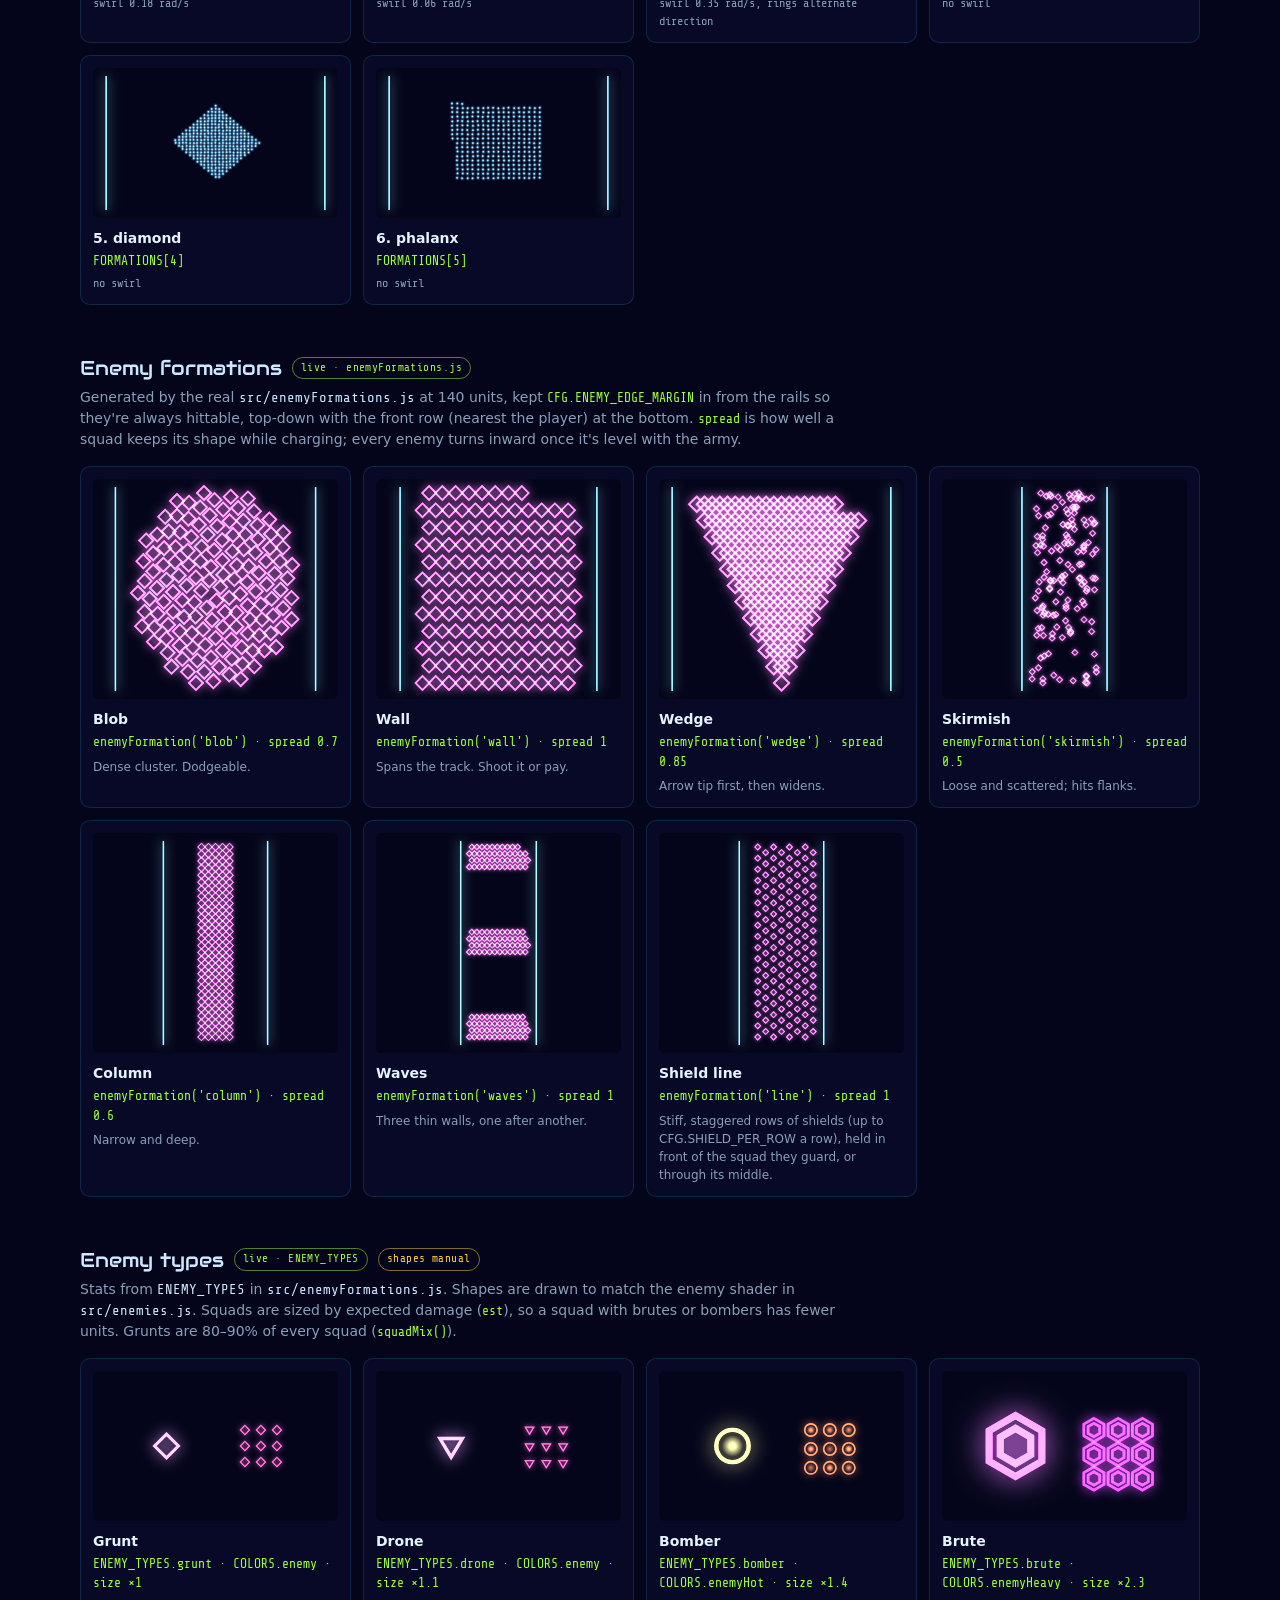
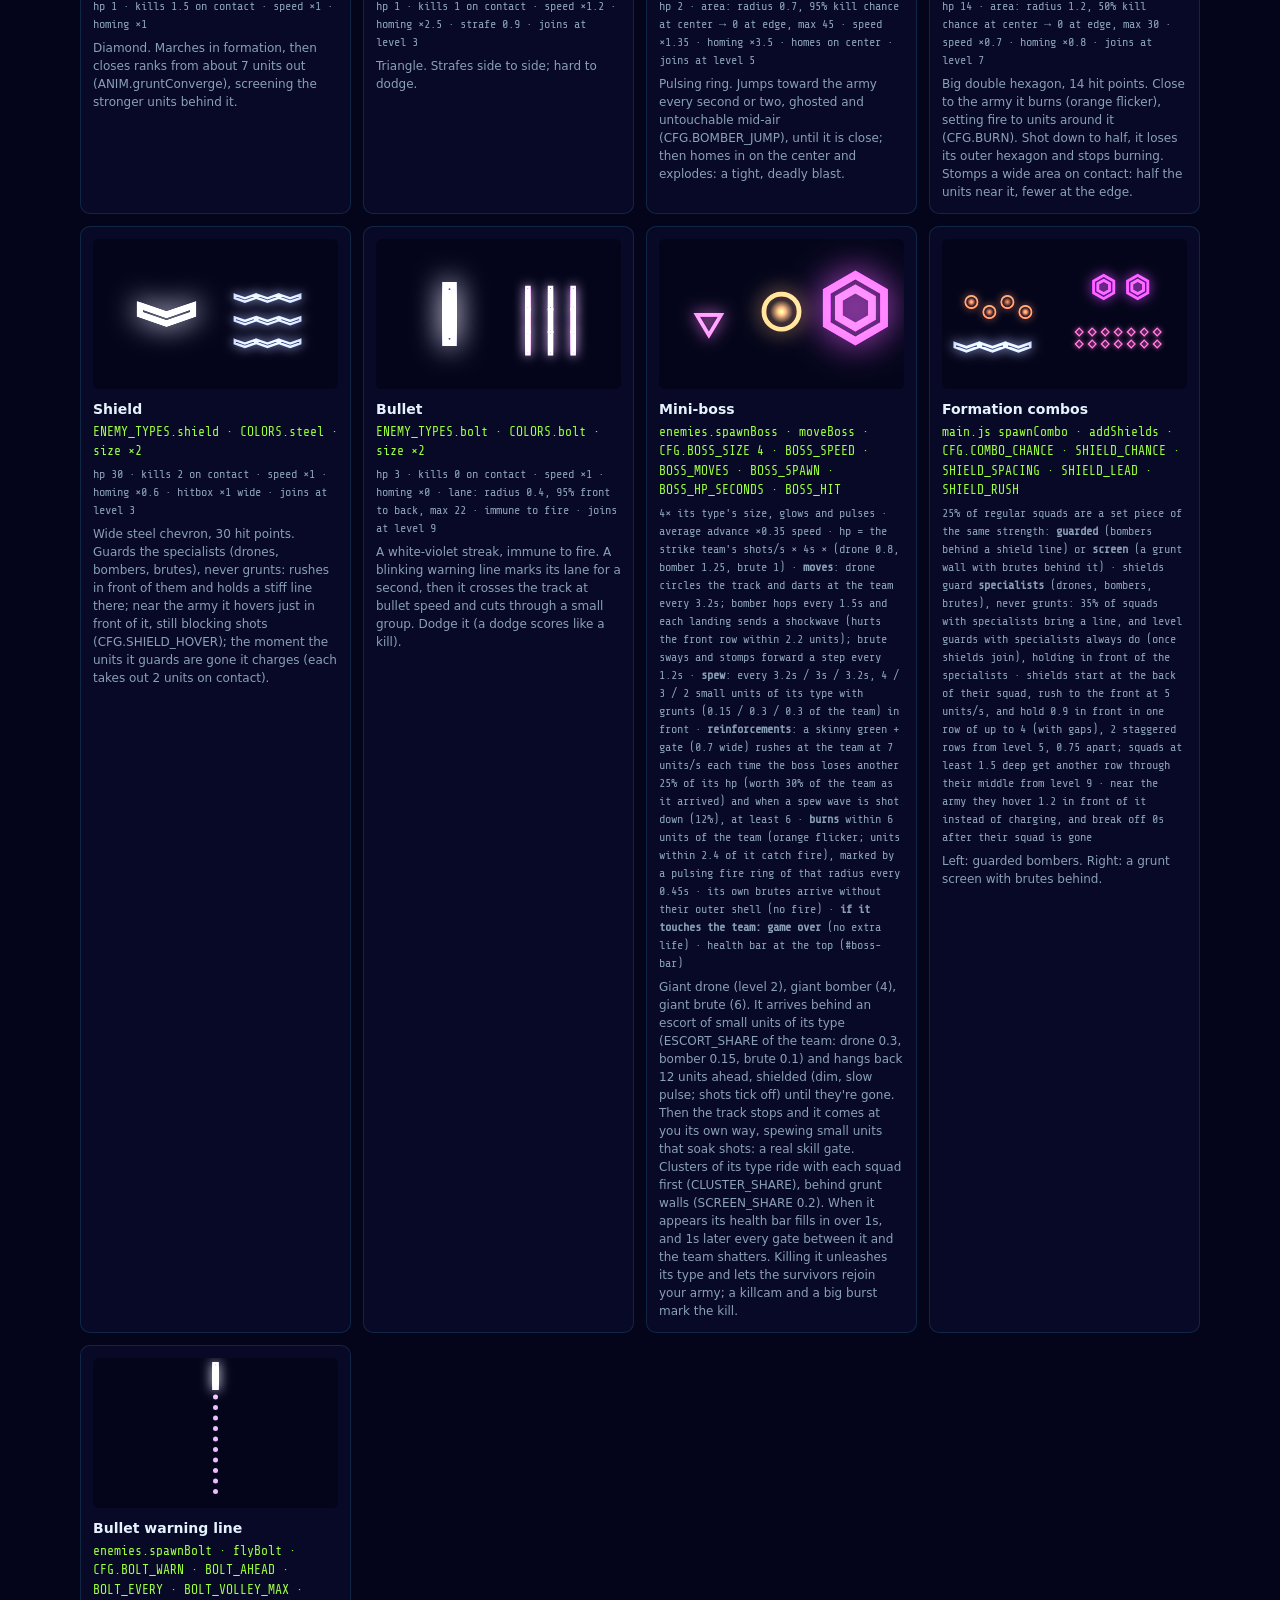
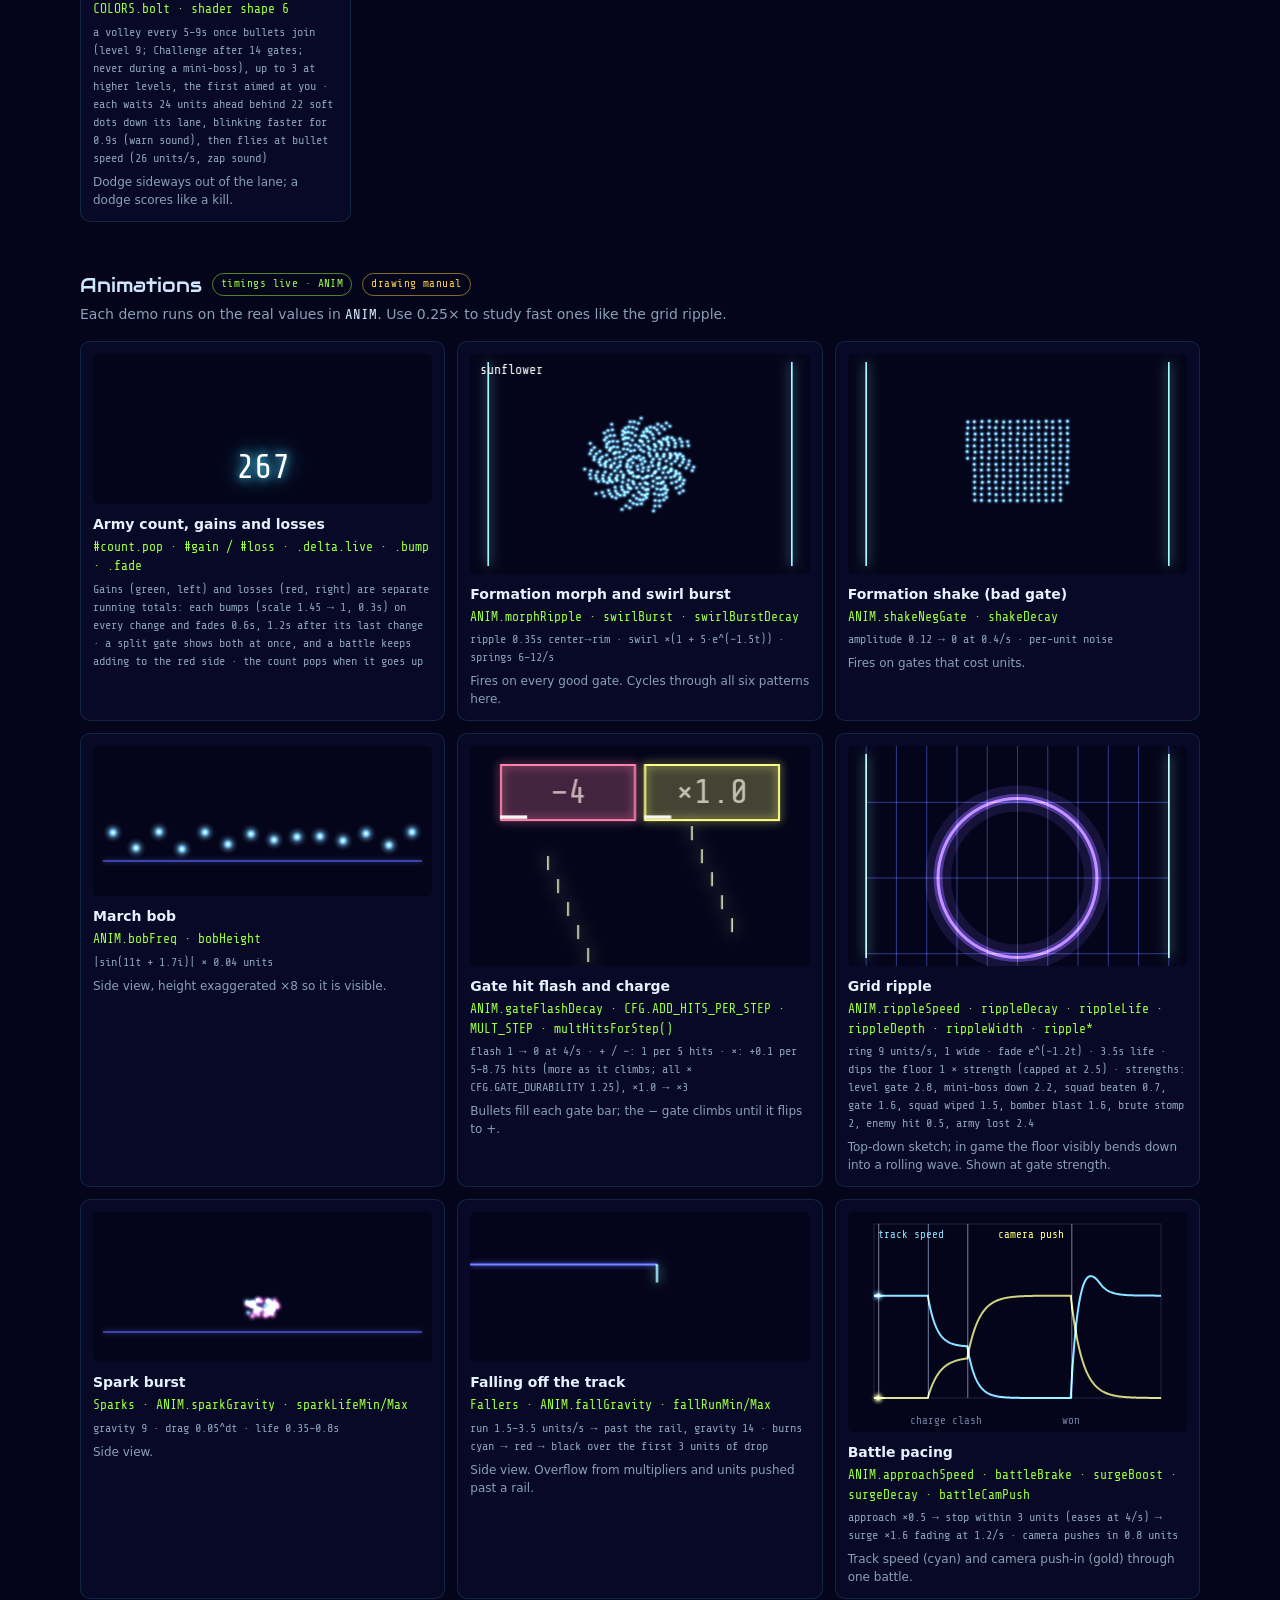
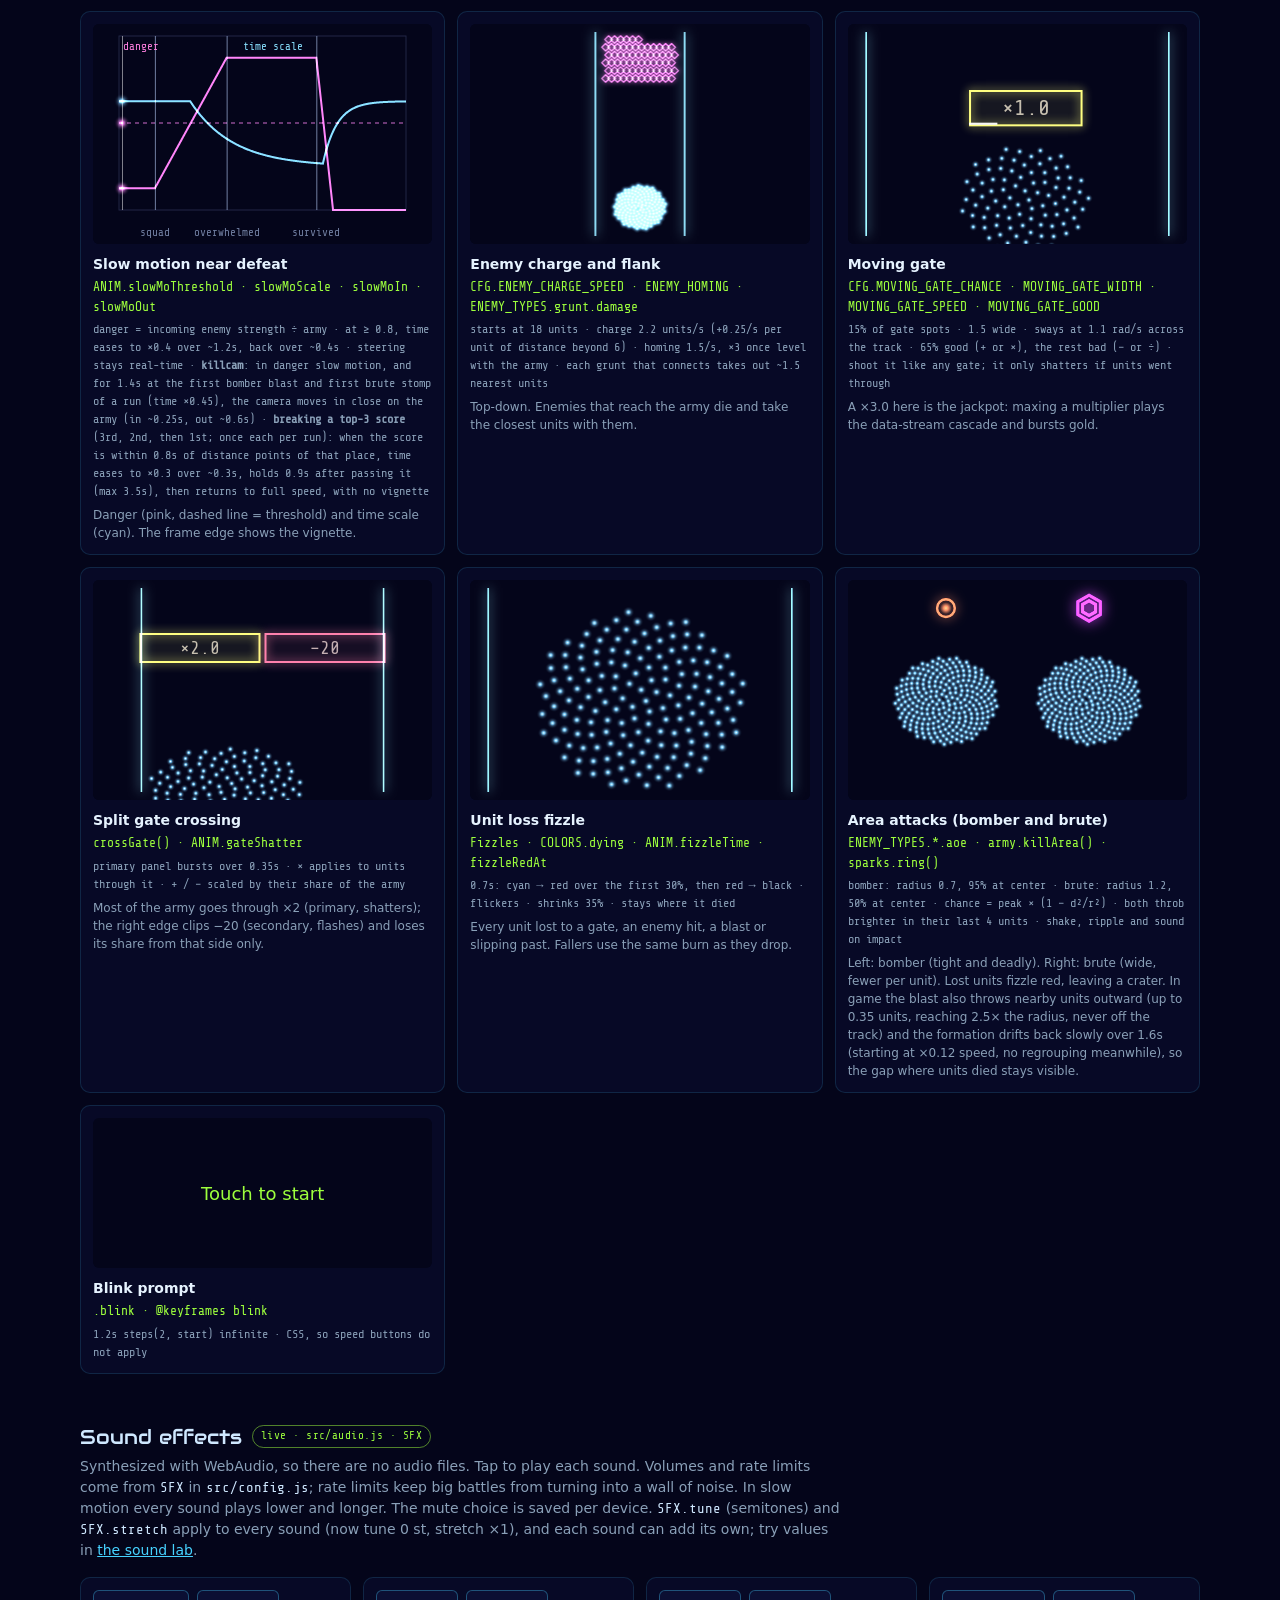
<file: Vector Wars/style-guide.html>
<!DOCTYPE html>
<html lang="en">
<head>
<meta charset="UTF-8">
<meta name="viewport" content="width=device-width, initial-scale=1">
<meta name="theme-color" content="#04051a">
<title>Vector Wars Style Guide</title>
<link rel="icon" href="data:image/svg+xml,%3Csvg xmlns=%27http://www.w3.org/2000/svg%27 viewBox=%270 0 32 32%27%3E%3Crect width=%2732%27 height=%2732%27 rx=%276%27 fill=%27%2304051a%27/%3E%3Cpath d=%27M16 5 27 16 16 27 5 16Z%27 fill=%27none%27 stroke=%27%2346d2ff%27 stroke-width=%273%27/%3E%3C/svg%3E">
<link rel="preconnect" href="https://fonts.googleapis.com">
<link rel="preconnect" href="https://fonts.gstatic.com" crossorigin>
<link href="https://fonts.googleapis.com/css2?family=Audiowide&family=Share+Tech+Mono&display=swap" rel="stylesheet">
<!-- The real game stylesheet, so HUD typography and keyframes below are the actual styles. -->
<link rel="stylesheet" href="styles.css">
<style>
  /* Undo the game's full-screen, no-scroll page setup. */
  html, body { height: auto; overflow: auto; touch-action: auto; user-select: text; -webkit-user-select: text; overscroll-behavior: auto; }
  body { font-family: system-ui, -apple-system, sans-serif; color: var(--text); line-height: 1.5; }
  main { max-width: 1120px; margin: 0 auto; padding: 32px 16px 64px; }
  h1.sg-title { font-family: 'Audiowide', sans-serif; font-weight: 400; font-size: clamp(28px, 6vw, 44px); margin: 0; color: #9ff0ff; text-shadow: 0 0 12px var(--you); }
  .sg-lede { margin: 6px 0 24px; color: #9fb4cc; max-width: 760px; }
  h2.sg-h { font-family: 'Audiowide', sans-serif; font-weight: 400; font-size: 20px; margin: 48px 0 4px; color: #cfe8ff; display: flex; align-items: center; gap: 10px; flex-wrap: wrap; }
  .sg-sub { margin: 0 0 16px; color: #8aa0b8; font-size: 14px; max-width: 760px; }
  .badge { font-family: 'Share Tech Mono', monospace; font-size: 11px; padding: 2px 8px; border-radius: 99px; letter-spacing: .04em; }
  .badge.live { color: #9dff3d; border: 1px solid rgba(157,255,61,.5); }
  .badge.manual { color: #ffd23d; border: 1px solid rgba(255,210,61,.5); }
  .grid { display: grid; grid-template-columns: repeat(auto-fill, minmax(min(240px, 100%), 1fr)); gap: 12px; }
  .grid.wide { grid-template-columns: repeat(auto-fill, minmax(min(340px, 100%), 1fr)); }
  .card { background: #070926; border: 1px solid rgba(70,210,255,.14); border-radius: 10px; padding: 12px; min-width: 0; }
  .card canvas { display: block; width: 100%; height: 150px; border-radius: 6px; background: var(--bg); }
  .card canvas.tall { height: 220px; }
  .card h3 { margin: 10px 0 2px; font-size: 14px; font-weight: 600; color: #e6f3ff; }
  .var { font-family: 'Share Tech Mono', monospace; color: var(--hud); font-size: 13px; word-break: break-word; }
  .meta { font-family: 'Share Tech Mono', monospace; color: #8aa0b8; font-size: 12px; margin-top: 4px; word-break: break-word; }
  .note { font-size: 12px; color: #8aa0b8; margin-top: 6px; }
  .rule { border: 1px solid rgba(255,210,61,.45); background: rgba(255,210,61,.06); border-radius: 10px; padding: 14px 16px; margin: 0 0 8px; }
  .rule strong { color: #ffd23d; }
  .rule ol { margin: 8px 0 0; padding-left: 20px; }
  .controls { display: flex; gap: 8px; align-items: center; flex-wrap: wrap; margin: 16px 0 0; font-family: 'Share Tech Mono', monospace; font-size: 13px; }
  .controls button { font: inherit; color: var(--text); background: #0b0f33; border: 1px solid rgba(70,210,255,.35); border-radius: 6px; padding: 6px 12px; cursor: pointer; }
  .controls button[aria-pressed="true"] { border-color: var(--hud); color: var(--hud); }
  table.cfg { width: 100%; border-collapse: collapse; font-family: 'Share Tech Mono', monospace; font-size: 13px; }
  table.cfg td { padding: 5px 8px; border-bottom: 1px solid rgba(70,210,255,.12); vertical-align: top; }
  table.cfg td:first-child { color: var(--hud); white-space: nowrap; }
  table.cfg td:last-child { color: #fff; text-align: right; }
  .swatch { height: 36px; border-radius: 6px; margin-top: 8px; border: 1px solid rgba(255,255,255,.1); }
  /* Real game classes, re-housed inside static boxes. */
  .stage { position: relative; background: var(--bg); border-radius: 6px; overflow: hidden; }
  .stage .overlay { position: relative; inset: auto; min-height: 250px; }
  .stage #hud { position: absolute; }
  .stage.hud-stage { height: 140px; }
  .stage #army-hud { visibility: visible; }
  .stage > #count, .stage #hud > #count { position: absolute; left: 50%; top: 75px; transform: translate(-50%, -50%); }
  .pop-stage { height: 150px; }
  .stage #danger { position: absolute; }
  .danger-stage { height: 150px; }
  .stage .recap { margin: 0 auto; }
  .stage #pause { position: relative; inset: auto; padding: 20px 8px; overflow: visible; }
  code { font-family: 'Share Tech Mono', monospace; color: #cfe8ff; }
  a { color: var(--you); }
</style>
</head>
<body>
<main>
  <h1 class="sg-title">Vector Wars style guide</h1>
  <p class="sg-lede">Every color, type style, game element, formation and animation, side by side and drawn the way it appears in the game. <a href="index.html">Play the game</a> · <a href="PLAN.md">Plan</a> · <a href="CHANGELOG.md">Edits</a></p>

  <div class="rule">
    <strong>Keep this page in sync.</strong> Any change to a color, font, size, HUD style, glow, formation or animation must update this page in the same commit.
    <ol>
      <li><span class="badge live">live</span> sections read their values straight from <code>src/config.js</code>, <code>src/formations.js</code> and <code>styles.css</code>. After a change, reload and check they still look right. New values need a label or card added here.</li>
      <li><span class="badge manual">manual</span> sections are hand-drawn approximations of shaders and effect code. Edit them by hand when the look or behavior changes.</li>
      <li>If you can't update it right away, add an item under <strong>Style guide debt</strong> in <code>CHANGELOG.md</code> so it isn't forgotten.</li>
    </ol>
  </div>

  <div class="controls">
    <button id="pause" aria-pressed="false">Pause animations</button>
    <span>Speed</span>
    <button class="spd" data-s="1" aria-pressed="true">1×</button>
    <button class="spd" data-s="0.5" aria-pressed="false">0.5×</button>
    <button class="spd" data-s="0.25" aria-pressed="false">0.25×</button>
  </div>

  <h2 class="sg-h">Color palette <span class="badge live">live · COLORS</span></h2>
  <p class="sg-sub">Linear HDR values from <code>src/config.js</code>. Channels above 1.0 push past the bloom threshold and glow. Each tile shows the color the way the game uses it: a glowing point and a vector line on the background.</p>
  <div class="grid" id="palette"></div>

  <h2 class="sg-h">CSS variables <span class="badge live">live · styles.css :root</span></h2>
  <p class="sg-sub">Used by the DOM HUD and overlays. These are display (sRGB) colors and should stay close to their HDR counterparts above.</p>
  <div class="grid" id="cssvars"></div>

  <h2 class="sg-h">Typography and HUD <span class="badge live">live · styles.css</span></h2>
  <p class="sg-sub">Titles use <code>Audiowide</code>; everything else uses <code>Share Tech Mono</code>, including the gate labels drawn into textures (<code>FONT</code> in <code>src/gates.js</code>). These use the real game classes.</p>
  <div class="grid wide">
    <div class="card">
      <div class="stage"><div class="overlay"><h1>Vector Wars</h1><p class="sub">Drag to steer · Shoot gates to raise them</p><div id="title-modes"><button type="button" class="btn primary">Story mode</button><button type="button" class="btn locked" disabled><svg class="lock" viewBox="0 0 16 16" aria-hidden="true"><rect x="3" y="7" width="10" height="8" rx="1.5"/><path d="M5 7V5a3 3 0 0 1 6 0v2"/></svg>Challenge mode</button><p class="mode-note">Beat World 1 in Story mode to unlock Challenge</p></div><p class="kb-hint" style="display:block">Space story · C challenge · ← → or A D steer · P pause · M mute</p><div class="version"></div></div></div>
      <h3>Title screen</h3><div class="var">.overlay h1 · .overlay .sub · #title-modes .btn(.primary) · .mode-note · .kb-hint · .version</div>
      <div class="meta">Audiowide clamp(40px, 13vw, 76px), --you glow · two mode buttons: Story (the lime primary .btn: levels) and Challenge (the classic fast random track, nearly every enemy from the 2nd squad, track ×${CFG.CHALLENGE_SPEED}, for high scores) · Challenge is <b>locked</b> (.btn.locked: greyed text and border, a stroked lock icon, not-allowed cursor; the note says how to unlock it) until World 1 is beaten in Story mode (localStorage vector-wars-world1; reaching level 10 shows 'World 1 complete · Challenge mode unlocked'); always open with ?debug · taps elsewhere don't start a run</div>
    </div>
    <div class="card">
      <div class="stage"><div class="overlay"><h2>Swarm lost</h2>
        <div id="recap" class="recap"></div>
        <p class="blink">Tap to retry</p><button type="button" class="btn" style="margin-top:18px">Quit</button></div></div>
      <h3>Game-over recap</h3><div class="var">renderRecap() · #recap .score · .kills · .row · #retry · #over-quit</div>
      <div class="meta">On short phones the screen scrolls (as do pause and extra life): centered when it fits, scrolling from the top when not. A finished tap (a click, never a scroll) or Space retries the same mode at once; <b>Quit</b> (a plain .btn under the retry line, Q, no confirm) goes to the title. Both appear once the board check is done. The real recap from src/hud.js with sample stats. Score = distance × CFG.SCORE_PER_DIST + each enemy defeated × its hp × CFG.SCORE_PER_HP · numbers count up over 0.9s · sprites idle (grunts bob, drones sway, bombers pulse, brutes turn)</div>
    </div>
    <div class="card">
      <div class="stage" style="padding:16px 8px"><div id="sg-board"></div></div>
      <h3>High score board</h3><div class="var">renderBoard() · .board .r0–.r9 · .me</div>
      <div class="meta">Top 10 from src/scores.js: global via Supabase when CFG.LEADERBOARD is set (cached on each device, offline scores queued), otherwise per device; empty slots filled with CPU entries VEC, TOR, WAR… · per-rank neon colors · dotted leaders · a fresh entry blinks · the title screen alternates logo and board every 5s</div>
    </div>
    <div class="card">
      <div class="stage" style="padding:16px 8px"><div id="sg-entry"></div></div>
      <h3>Initials entry (try it)</h3><div class="var">#entry-screen · InitialsEntry · CHARSET · .slot.cur · .enter · #saved-note</div>
      <div class="meta">Its own screen (#entry-screen, scrolls on short phones): the score in big type, then "New high score" and the entry; the game-over screen waits behind it and comes back once the initials are saved, with "Saved · 3rd place on the board" (#saved-note, 13px --hud) · 3 slots · ▲▼ cycle A–Z, 0–9 and ! ? . - * # @ &amp; $ % + = &lt; &gt; / _ space (hold to repeat) · tap a slot to select · keyboard typing, arrows, Backspace, Enter · "New high score" flashes gold/pink · spaced for thumbs: slots 30px apart, ▲ / letter / ▼ 10px apart, buttons at least 52×44px, ENTER 22px below</div>
    </div>
    <div class="card">
      <div class="stage hud-stage"><div id="hud"><div id="score-box"><div id="dist"><span id="score">24,869</span><span id="rank-badge"></span></div><div id="level-tag">Level 6</div></div><button id="bomb-btn" class="show ready" type="button" aria-label="Bomb (B)"><svg class="ring" viewBox="0 0 44 44" aria-hidden="true"><circle class="track" cx="22" cy="22" r="20"/><circle class="fill" style="stroke-dasharray:125.7 125.7" cx="22" cy="22" r="20"/></svg><svg class="icon" viewBox="0 0 64 64" aria-hidden="true"><circle class="body" cx="27" cy="39" r="17"/><path class="shine" d="M17 34 a11 11 0 0 1 7 -8"/><path class="cap" d="M36 25 l5 -5 l5 5 l-5 5 z"/><path class="fuse" d="M44 21 q6 -8 12 -6"/><g class="spark"><path d="M56 15 l0 -7 M56 15 l6 -3 M56 15 l6 4 M56 15 l-5 -4"/></g></svg></button><button id="pause-btn" class="show" type="button" aria-label="Pause (demo)"><svg viewBox="0 0 24 24" aria-hidden="true"><path d="M8 5v14M16 5v14"/></svg></button><div id="best">Hi 24,869</div><button id="mute" type="button" aria-label="Mute sound (demo)"><svg viewBox="0 0 24 24" aria-hidden="true"><path class="spk" d="M4 9h4l5-4v14l-5-4H4z"/><path class="on" d="M16 9a4 4 0 0 1 0 6M18.5 6.5a7.5 7.5 0 0 1 0 11"/><path class="x" d="M16 9l5 6M21 9l-5 6"/></svg></button><div id="army-hud"><div id="gain" class="delta live">+371</div><div id="count">640</div><div id="loss" class="delta live">−24</div></div></div></div>
      <h3>In-game HUD</h3><div class="var">#score-box · #dist #score · #level-tag · #bomb-btn · #best · #pause-btn · #mute (.off) · #army-hud #gain · #count · #loss</div>
      <div class="meta">Share Tech Mono · live score 22px --hud (distance + enemies defeated) · under it the level tag, 13px caps --text at 75% ("Level 6"; Challenge: "Level 2 · Gate 12", a level every CFG.CHALLENGE_LEVEL_GATES gates) · once unlocked, the <b>bomb button</b> at the bottom left and the <b>focus fire button</b> at the bottom right (see their cards) · pause left of mute, shown only during a run · "Hi" = top of the high score board, 14px · army count 34px white with --you glow, fixed at the bottom center · gains 20px --gain on its left, losses 20px --loss on its right; both can show at once</div>
    </div>
    <div class="card">
      <div class="stage hud-stage"><div id="hud"><div id="score-box"><div id="dist" class="top m0"><span id="score">21,340</span><span id="rank-badge">1st</span></div><div id="level-tag">Level 6</div></div></div></div>
      <div class="controls"><button type="button" data-medal="0">1st</button><button type="button" data-medal="1">2nd</button><button type="button" data-medal="2">3rd</button><button type="button" data-medal="-1">Off board</button></div>
      <h3>Top-3 score badge</h3><div class="var">#dist.top · .m0–.m2 · #rank-badge · .rank-up · @keyframes badge-glow</div>
      <div class="meta">While the run's score is on pace for 1st–3rd on the board: the score doubles to 44px (springy 0.35s), glows in that rank's board color (gold, pink, lime) and an Audiowide medal badge pulses beside it · moving up a place pops it (rank-up 0.6s) and plays the maxMult sound</div>
    </div>
    <div class="card">
      <div class="stage hud-stage"><div id="hud" style="display:flex;gap:28px;align-items:center;justify-content:center"><button class="sg-bomb show" type="button" id="bomb-btn" style="position:relative;left:auto;bottom:auto"><svg class="ring" viewBox="0 0 44 44" aria-hidden="true"><circle class="track" cx="22" cy="22" r="20"/><circle class="fill" style="stroke-dasharray:77.9 125.7" cx="22" cy="22" r="20"/></svg><svg class="icon" viewBox="0 0 64 64" aria-hidden="true"><circle class="body" cx="27" cy="39" r="17"/><path class="shine" d="M17 34 a11 11 0 0 1 7 -8"/><path class="cap" d="M36 25 l5 -5 l5 5 l-5 5 z"/><path class="fuse" d="M44 21 q6 -8 12 -6"/><g class="spark"><path d="M56 15 l0 -7 M56 15 l6 -3 M56 15 l6 4 M56 15 l-5 -4"/></g></svg></button><button class="show ready" type="button" id="bomb-btn" style="position:relative;left:auto;bottom:auto"><svg class="ring" viewBox="0 0 44 44" aria-hidden="true"><circle class="track" cx="22" cy="22" r="20"/><circle class="fill" style="stroke-dasharray:125.7 125.7" cx="22" cy="22" r="20"/></svg><svg class="icon" viewBox="0 0 64 64" aria-hidden="true"><circle class="body" cx="27" cy="39" r="17"/><path class="shine" d="M17 34 a11 11 0 0 1 7 -8"/><path class="cap" d="M36 25 l5 -5 l5 5 l-5 5 z"/><path class="fuse" d="M44 21 q6 -8 12 -6"/><g class="spark"><path d="M56 15 l0 -7 M56 15 l6 -3 M56 15 l6 4 M56 15 l-5 -4"/></g></svg></button></div></div>
      <h3>Bomb button</h3><div class="var">#bomb-btn (.show, .ready, .fresh) · .ring .track / .fill (dash length set by hud.setBomb) · .icon · @keyframes power-in, power-ready · CFG.BOMB · detonate()</div>
      <div class="meta" id="sg-bomb-meta"></div>
    </div>
    <div class="card">
      <div class="stage hud-stage"><div id="hud" style="display:flex;gap:28px;align-items:center;justify-content:center"><button id="focus-btn" class="show" type="button" style="position:relative;right:auto;bottom:auto"><svg class="ring" viewBox="0 0 44 44" aria-hidden="true"><circle class="track" cx="22" cy="22" r="20"/><circle class="fill" style="stroke-dasharray:50.3 125.7" cx="22" cy="22" r="20"/></svg><svg class="icon" viewBox="0 0 64 64" aria-hidden="true"><circle cx="32" cy="32" r="15"/><path d="M32 8 v12 M32 44 v12 M8 32 h12 M44 32 h12"/><circle class="dot" cx="32" cy="32" r="2.5"/><g class="spark"><path d="M32 32 l14 -14"/></g></svg></button><button id="focus-btn" class="show ready" type="button" style="position:relative;right:auto;bottom:auto"><svg class="ring" viewBox="0 0 44 44" aria-hidden="true"><circle class="track" cx="22" cy="22" r="20"/><circle class="fill" style="stroke-dasharray:125.7 125.7" cx="22" cy="22" r="20"/></svg><svg class="icon" viewBox="0 0 64 64" aria-hidden="true"><circle cx="32" cy="32" r="15"/><path d="M32 8 v12 M32 44 v12 M8 32 h12 M44 32 h12"/><circle class="dot" cx="32" cy="32" r="2.5"/><g class="spark"><path d="M32 32 l14 -14"/></g></svg></button></div></div>
      <h3>Focus fire button</h3><div class="var">#focus-btn (.show, .ready, .active, .fresh) · CFG.FOCUS · focusFire() · enemies.nearestTargets · fx Lasers</div>
      <div class="meta" id="sg-focus-meta"></div>
    </div>
    <div class="card">
      <div class="stage"><div id="pause" class="overlay"><h1 class="paused">Paused</h1>
        <div class="pause-tabs"><button type="button" data-tab="run" class="on">This run</button><button type="button" data-tab="board">High scores</button></div>
        <div class="pause-body"><div id="sg-pause-recap" class="recap"></div><div class="pause-board"><div id="sg-pause-board"></div><div id="pause-pace">On pace for 6th place</div></div></div>
        <div class="pause-actions"><button type="button" class="btn primary">Continue</button><button type="button" class="btn">Quit</button></div>
        <p class="kb-hint" style="display:block">Space continue · Q quit (Q again to confirm) · G grid</p>
        <div class="pause-lab"><button type="button">Grid: grid</button><button type="button">Parallax: deep</button></div>
        <div class="version"></div></div></div>
      <h3>Pause menu</h3><div class="var">#pause · h1.paused · .pause-tabs · .pause-body(.show-board) · #pause-pace · .btn(.primary)</div>
      <div class="meta">Opened by the pause button, Esc / P, or leaving the tab mid-run · the recap so far ("Score so far") and the board, with where this score would place · phones switch between them with tabs; 680px+ shows both side by side · "Paused" breathes over 2.4s · Continue is the big lime CTA; Quit ends the run and goes back to the title screen · keyboard hints (.kb-hint) appear only after a key press (body.kb) · beta experiments (.pause-lab, dashed): grid pattern and parallax · version along the bottom, 11px at 40%</div>
    </div>
    <div class="card">
      <div class="stage"><div id="pause" class="overlay"><h1 class="paused">Paused</h1>
        <div class="pause-actions"><p class="sub" style="margin:0 0 4px">Quit this run? It won't be scored.</p><button type="button" class="btn danger">Quit run</button><button type="button" class="btn">Cancel</button></div>
        <p class="kb-hint" style="display:block">Q again to confirm · Esc cancel</p></div></div>
      <h3>Quit confirm</h3><div class="var">#quit-confirm · .btn.danger</div>
      <div class="meta">Quit on the pause menu (or Q) swaps Continue / Quit for this confirm · "Quit run" is a .btn.danger (--enemy border, pink text and glow) · Cancel, Esc or P go back; Space resumes</div>
    </div>
    <div class="card">
      <div class="stage"><div id="continue" class="overlay"><h2>Team down</h2>
        <p class="sub" style="max-width:300px;margin-top:8px">Use your extra life? The mini-boss stays where it is; its minions are cleared.</p>
        <div class="pause-actions"><button type="button" class="btn primary">Continue</button><button type="button" class="btn">Retreat</button></div>
        <p class="kb-hint" style="display:block">Space continue · Q retreat (your army returns, no reward)</p></div></div>
      <h3>Extra life</h3><div class="var">#continue · offerContinue() · resolveContinue() · enemies.clearMinions()</div>
      <div class="meta">One extra life per run. When the strike team is wiped on a new-enemy level, the game freezes and this asks · Continue: the minions (and the escort) are cleared, the mini-boss keeps its hp and place (at least 8 units off; if it died crashing into the team it comes back at its hold distance), the strike team respawns, "Extra life" banner · Retreat, or a wipe with the life spent: "Regroup", your army returns, no reward · h2 in --enemy pink like "Swarm lost", dark glass backdrop, fades in over 0.2s</div>
    </div>
    <div class="card">
      <div class="stage hud-stage"><div id="hud"><div id="toast" class="sg-toast"><div class="t1">Level 1 complete</div><div class="t2">150 units · on to level 2</div></div></div></div>
      <div class="controls"><button type="button" id="sg-toast-replay">Replay</button></div>
      <h3>Level banner</h3><div class="var">hud.toast() · hud.levelBanner() · #toast .t1 · .t2 · .t3 · @keyframes toast, toast-foe</div>
      <div class="meta">Audiowide clamp(30px, 10vw, 54px) white with --you glow, 24% down the screen · sub line 15px · sweeps in (letter-spacing .3em → 0) and fades over 2.4s (ANIM.toastLife) · "Level 1" at the start of a run · a new-enemy level shows "Army level up" then "New enemy:" over its sprite (no name) · after a level gate, one short line ("Attack speed increased") and, when the level adds an enemy type, a single 64px idle sprite of it with no words, fading in at ~0.9s (banner 3.1s) · the track is empty for CFG.LEVEL_QUIET units after the gate so nothing else is on screen</div>
    </div>
    <div class="card">
      <div class="stage hud-stage"><div id="hud"><div id="boss-bar" class="on" style="top:20px"><div class="fill" style="width:62%"></div></div><div id="army-hud" style="visibility:visible"><div id="count">30</div></div></div></div>
      <h3>Mini-boss HUD</h3><div class="var">#boss-bar (.on) .fill · hud.setBoss()</div>
      <div class="meta">Boss bar: min(260px, 60vw) × 8px, --enemy border and fill with glow, under the score; fills in over 1s when a mini-boss appears (@keyframes boss-in), then shrinks as it takes hits. On a new-enemy level the army condenses to a small team: banners "Army level up", then "New enemy:" over its sprite (no name); the real count returns after the level.</div>
    </div>
    <div class="card">
      <div class="stage hud-stage"><div id="dbg" class="open" style="position:absolute;top:6px;right:6px;display:flex;gap:6px;align-items:flex-start"><div class="dbg-body" style="max-height:112px;width:200px;margin:0;overflow:hidden"><div class="dbg-head"><b>Debug</b><span class="dbg-live">L3 · ×1.00 · 212</span></div><div class="dbg-sec">Enemies</div><label class="dbg-row changed"><span>DIFFICULTY<i class="dbg-v">1.20</i></span><input type="range" min="0.5" max="3" step="0.05" value="1.2"></label><label class="dbg-row"><span>SCREEN_SHARE<i class="dbg-v">0.15</i></span><input type="range" min="0" max="0.5" step="0.01" value="0.15"></label></div><button type="button" class="dbg-toggle">⚙</button></div></div>
      <h3>Debug panel (?debug only)</h3><div class="var">src/debugPanel.js · #dbg (.open) · .dbg-toggle · .dbg-body · .dbg-row (.changed) · .dbg-ctl .dbg-nudge · .dbg-sec</div>
      <div class="meta">Gear button top-right (or the ` key) opens a scrollable panel, min(280px, 100vw − 32px), dark glass with a thin --text border, 11px monospace · section labels in --you caps · sliders tinted --you; a value changed from config.js shows in --hud · game speed (0.1–3×), slow motion on/off, next level / go to level, +units, low graphics (no bloom, 0.75× resolution), a <b>Per level (story)</b> section (difficulty L2–L10, fire rate L1–L6+, growth values) and difficulty sliders (kept in this browser), each with a − / + beside it (.dbg-nudge: one step a tap, hold to repeat), Copy values (a config.js snippet; arrays whole) and Reset, pinned to the panel's bottom (.dbg-foot, sticky)</div>
    </div>
    <div class="card">
      <div class="stage danger-stage"><div id="danger" style="opacity:1"></div><div id="hud"><div id="army-hud"><div id="count" class="danger">68</div><div id="loss" class="delta live">−214</div></div></div></div>
      <h3>Danger state</h3><div class="var">#danger · #count.danger · @keyframes heartbeat</div>
      <div class="meta">Vignette opacity follows danger from 0.4 up to ANIM.slowMoThreshold, and pulses when enemies slip past to the rear · count turns pink and beats every 0.9s</div>
    </div>
    <div class="card">
      <canvas id="type-labels"></canvas>
      <h3>Gate labels</h3><div class="var">gateLabel()</div>
      <div class="meta">62% of panel height (50% when 5+ chars), tinted toward white for legibility. Enemy squads have no count label: their formation and size show their strength.</div>
    </div>
  </div>

  <h2 class="sg-h">Game elements <span class="badge manual">manual · approximates shaders</span></h2>
  <p class="sg-sub">Sizes come from the code (<span class="var">UNIT_SPACING</span>, <span class="var">CFG.GATE_H</span>, <span class="var">CFG.TW</span>). Drawing is a 2D approximation of the WebGL shaders.</p>
  <div class="grid" id="elements"></div>

  <h2 class="sg-h">Formations <span class="badge live">live · FORMATIONS</span></h2>
  <p class="sg-sub">Generated by the real <code>src/formations.js</code>, shown at 300 units top-down between the rails. Each is normalized so a full army (<span class="var" id="cap-label"></span>) spans <span class="var" id="fill-label"></span> of the track. Good gates advance to the next pattern in this order.</p>
  <div class="grid" id="formations"></div>

  <h2 class="sg-h">Enemy formations <span class="badge live">live · enemyFormations.js</span></h2>
  <p class="sg-sub">Generated by the real <code>src/enemyFormations.js</code> at 140 units, kept <span class="var">CFG.ENEMY_EDGE_MARGIN</span> in from the rails so they're always hittable, top-down with the front row (nearest the player) at the bottom. <span class="var">spread</span> is how well a squad keeps its shape while charging; every enemy turns inward once it's level with the army.</p>
  <div class="grid" id="enemy-formations"></div>

  <h2 class="sg-h">Enemy types <span class="badge live">live · ENEMY_TYPES</span> <span class="badge manual">shapes manual</span></h2>
  <p class="sg-sub">Stats from <code>ENEMY_TYPES</code> in <code>src/enemyFormations.js</code>. Shapes are drawn to match the enemy shader in <code>src/enemies.js</code>. Squads are sized by expected damage (<span class="var">est</span>), so a squad with brutes or bombers has fewer units. Grunts are 80–90% of every squad (<span class="var">squadMix()</span>).</p>
  <div class="grid" id="enemy-types"></div>

  <h2 class="sg-h">Animations <span class="badge live">timings live · ANIM</span> <span class="badge manual">drawing manual</span></h2>
  <p class="sg-sub">Each demo runs on the real values in <code>ANIM</code>. Use 0.25× to study fast ones like the grid ripple.</p>
  <div class="grid wide" id="anims">
    <div class="card">
      <div class="stage pop-stage"><div id="hud"><div id="army-hud" class="demo-army"><div id="gain" class="delta"></div><div id="count">300</div><div id="loss" class="delta"></div></div></div></div>
      <h3>Army count, gains and losses</h3><div class="var">#count.pop · #gain / #loss · .delta.live · .bump · .fade</div>
      <div class="meta">Gains (green, left) and losses (red, right) are separate running totals: each bumps (scale 1.45 → 1, 0.3s) on every change and fades 0.6s, 1.2s after its last change · a split gate shows both at once, and a battle keeps adding to the red side · the count pops when it goes up</div>
    </div>
  </div>

  <h2 class="sg-h">Sound effects <span class="badge live">live · src/audio.js · SFX</span></h2>
  <p class="sg-sub">Synthesized with WebAudio, so there are no audio files. Tap to play each sound. Volumes and rate limits come from <code>SFX</code> in <code>src/config.js</code>; rate limits keep big battles from turning into a wall of noise. In slow motion every sound plays lower and longer. The mute choice is saved per device. <code>SFX.tune</code> (semitones) and <code>SFX.stretch</code> apply to every sound (<span id="sfx-global"></span>), and each sound can add its own; try values in <a href="sound-lab.html">the sound lab</a>.</p>
  <div class="grid" id="sounds"></div>

  <h2 class="sg-h">Glow and post-processing <span class="badge live">live · BLOOM</span></h2>
  <p class="sg-sub">Bloom only picks up pixels brighter than the threshold, which is why HDR colors above 1.0 glow and gate text stays readable. The scene renders into a multisampled target first (<span class="var">msaa</span> samples, 0 = off), so thin distant lines and points don't shimmer into single bright pixels that bloom's low-resolution passes blow up into blocks. All four values have live sliders in the debug panel. To keep the horizon clean on dense phone screens: the floor pattern fades out where its cells shrink to a few pixels (no moiré), gates fade in over their first 30 units, rails widen with distance (<span class="var">CFG.RAIL_TAPER</span>) so they never break into dots, enemy outlines stay at least a pixel wide and tiny distant sprites glow a little less. Adaptive quality drops the MSAA first, then resolution, never below 1.5× on 2.5×+ screens. Tone mapping is off; OutputPass converts to sRGB.</p>
  <div class="card"><table class="cfg" id="bloom"></table></div>

  <h2 class="sg-h">All tunables <span class="badge live">live · CFG · ANIM</span></h2>
  <p class="sg-sub">Every value in <code>src/config.js</code>, for reference.</p>
  <div class="grid wide">
    <div class="card"><h3>CFG</h3><table class="cfg" id="cfg"></table></div>
    <div class="card"><h3>ANIM</h3><table class="cfg" id="anim"></table></div>
  </div>
</main>

<script type="module">
import { CFG, COLORS, ANIM, BLOOM, GRID_PATTERNS, VERSION, multHitsForStep } from './src/config.js';
import { FORMATIONS, UNIT_SPACING } from './src/formations.js';
import { enemyFormation, ENEMY_KINDS, ENEMY_TYPES, TYPE_LIST, UNLOCK_AT } from './src/enemyFormations.js';
import { drawEnemy, cssColor } from './src/sprites.js';
import { renderRecap, renderBoard, InitialsEntry } from './src/hud.js';
import { cachedScores } from './src/scores.js';
import { Sfx, SOUND_NAMES } from './src/audio.js';
import { SFX } from './src/config.js';

const FONT = '"Share Tech Mono", ui-monospace, monospace';
const $ = (id) => document.getElementById(id);
const fmtN = (v) => typeof v === 'number' ? (Number.isInteger(v) ? String(v) : v.toFixed(3).replace(/0+$/, '')) : String(v);

// ---------- Color helpers (linear HDR → display) ----------
const toSrgb = (v) => { v = Math.max(0, Math.min(1, v)); return v <= 0.0031308 ? 12.92 * v : 1.055 * Math.pow(v, 1 / 2.4) - 0.055; };
const css = (c, a = 1) => `rgba(${c.map((v) => Math.round(toSrgb(v) * 255)).join(',')},${a})`;
const hex = (c) => '#' + c.map((v) => Math.round(toSrgb(v) * 255).toString(16).padStart(2, '0')).join('');
const BG = css([0, 0, 0].map((_, i) => [0.0012, 0.0015, 0.0103][i]));

const spriteCache = new Map();
function glow(c) {
  const key = c.join();
  if (spriteCache.has(key)) return spriteCache.get(key);
  const g = document.createElement('canvas'); g.width = g.height = 64;
  const q = g.getContext('2d');
  const hot = Math.max(...c);
  const r = q.createRadialGradient(32, 32, 0, 32, 32, 32);
  r.addColorStop(0, hot > 1 ? 'rgba(255,255,255,1)' : css(c, 1));
  r.addColorStop(0.18, css(c, 0.95));
  r.addColorStop(0.45, css(c, 0.25 * Math.min(hot, 2)));
  r.addColorStop(1, 'rgba(0,0,0,0)');
  q.fillStyle = r; q.fillRect(0, 0, 64, 64);
  spriteCache.set(key, g);
  return g;
}
function dot(ctx, x, y, s, c, a = 1) { ctx.globalAlpha = a; ctx.drawImage(glow(c), x - s / 2, y - s / 2, s, s); ctx.globalAlpha = 1; }
function diamond(ctx, x, y, s, c) {
  ctx.save(); ctx.translate(x, y); ctx.rotate(Math.PI / 4);
  ctx.strokeStyle = css(c); ctx.lineWidth = Math.max(1, s * 0.12); ctx.shadowColor = css(c); ctx.shadowBlur = s * 0.6;
  ctx.strokeRect(-s / 3, -s / 3, s * 2 / 3, s * 2 / 3); ctx.restore();
}
function vline(ctx, x1, y1, x2, y2, c, w = 1.5) {
  ctx.save(); ctx.strokeStyle = css(c); ctx.lineWidth = w; ctx.shadowColor = css(c); ctx.shadowBlur = 8 * Math.min(Math.max(...c), 2);
  ctx.beginPath(); ctx.moveTo(x1, y1); ctx.lineTo(x2, y2); ctx.stroke(); ctx.restore();
}

// Mirrors gateColor / gateLabel in src/gates.js (kept here to avoid loading three.js).
const gateColor = (s) => s.op === 'level' ? COLORS.white : s.op === 'x' ? COLORS.mult : s.op === '/' ? COLORS.div : s.v >= 0 ? COLORS.add : COLORS.sub;
const gateLabel = (s) => s.op === 'level' ? 'LEVEL ' + s.n : s.op === 'x' ? '×' + s.m.toFixed(1) : s.op === '/' ? '÷' + s.d.toFixed(1) : (s.v >= 0 ? '+' : '−') + Math.abs(s.v);
function gate(ctx, x, y, w, h, s) {
  const c = gateColor(s);
  ctx.fillStyle = css(c, 0.07 + (s.f || 0) * 0.3); ctx.fillRect(x, y, w, h);
  ctx.save(); ctx.strokeStyle = css(c); ctx.lineWidth = 2; ctx.shadowColor = css(c); ctx.shadowBlur = 10;
  ctx.strokeRect(x + 1, y + 1, w - 2, h - 2); ctx.restore();
  const label = gateLabel(s);
  const ink = c.map((v) => 0.5 * 0.82 + v * 0.5 * 0.18);   // near-white, under the bloom threshold (gates.js)
  ctx.fillStyle = css(ink); ctx.font = `${Math.round(h * (label.length > 4 ? CFG.GATE_TEXT.long : CFG.GATE_TEXT.short))}px ${FONT}`;
  ctx.textAlign = 'center'; ctx.textBaseline = 'middle'; ctx.fillText(label, x + w / 2, y + h * 0.52);
  if (s.ch > 0) { ctx.fillStyle = 'rgba(255,255,255,.95)'; ctx.fillRect(x, y + h * 0.9, w * s.ch, h * 0.06); }
}

// Mirrors the fizzle shader in src/fx.js: cyan → COLORS.dying → black.
function fizzleColor(t) {
  const a = Math.min(1, t / ANIM.fizzleRedAt), k = 1 - Math.max(0, Math.min(1, (t - ANIM.fizzleRedAt) / (1 - ANIM.fizzleRedAt)));
  const sm = (x) => x * x * (3 - 2 * x);
  return COLORS.you.map((v, i) => (v + (COLORS.dying[i] - v) * sm(a)) * sm(k));
}

// ---------- Canvas + animation loop ----------
const demos = [];
let paused = false, speed = 1;
function demo(canvas, draw, opts = {}) {
  const d = { canvas, draw, ctx: canvas.getContext('2d'), w: 0, h: 0, t: 0, visible: true, state: opts.state || {} };
  demos.push(d);
  new IntersectionObserver(([e]) => { d.visible = e.isIntersecting; }).observe(canvas);
  return d;
}
function fit(d) {
  const dpr = Math.min(2, window.devicePixelRatio || 1);
  const w = d.canvas.clientWidth, h = d.canvas.clientHeight;
  if (w !== d.w || h !== d.h) { d.w = w; d.h = h; d.canvas.width = w * dpr; d.canvas.height = h * dpr; d.ctx.setTransform(dpr, 0, 0, dpr, 0, 0); }
}
function card(parent, { title, vars, meta, note, tall, html }) {
  const el = document.createElement('div'); el.className = 'card';
  el.innerHTML = (html || `<canvas${tall ? ' class="tall"' : ''}></canvas>`) +
    `<h3>${title}</h3>` + (vars ? `<div class="var">${vars}</div>` : '') +
    (meta ? `<div class="meta">${meta}</div>` : '') + (note ? `<div class="note">${note}</div>` : '');
  parent.appendChild(el);
  return el.querySelector('canvas');
}
function clear(d) { const { ctx, w, h } = d; ctx.globalCompositeOperation = 'source-over'; ctx.fillStyle = BG; ctx.fillRect(0, 0, w, h); }
let last = performance.now();
function loop(now) {
  requestAnimationFrame(loop);
  const raw = Math.min(0.05, (now - last) / 1000); last = now;
  const dt = paused ? 0 : raw * speed;
  for (const d of demos) {
    if (!d.visible) continue;
    fit(d); d.t += dt; clear(d);
    d.draw(d.ctx, d.w, d.h, d.t, dt, d.state);
  }
}

// ---------- Palette ----------
const ROLES = {
  bg: 'Page background, void below the track',
  you: 'Your swarm, army count glow, falling units',
  enemy: 'Grunts and drones, enemy sparks, danger vignette',
  enemyHot: 'Bombers and their blast rings',
  enemyHeavy: 'Brutes and their stomp rings',
  steel: 'Shields (the steel chevrons guarding squads)',
  bolt: 'Bullet enemies and their blinking warning line',
  burn: 'Burning brutes and mini-bosses, and their fire sparks',
  laser: 'Focus-fire lasers and their hit sparks',
  add: '+ gates (value ≥ 0)',
  sub: '− gates, and ÷ gates once added',
  mult: '× gates and their charge',
  grid: 'Track and void grid lines',
  rail: 'Track rails; edge walls at ×0.12',
  horizon: 'Horizon line',
  bullet: 'Bullet streaks',
  div: '÷ gates',
  dying: 'Lost units burn to this, then fade to black',
  white: 'Highlights',
};
for (const [name, value] of Object.entries(COLORS)) {
  const c = typeof value === 'number' ? [((value >> 16) & 255) / 255, ((value >> 8) & 255) / 255, (value & 255) / 255].map((v) => Math.pow(v, 2.2)) : value;
  const hot = Math.max(...c);
  const cv = card($('palette'), {
    title: name, vars: `COLORS.${name}`,
    meta: (typeof value === 'number' ? `0x${value.toString(16).padStart(6, '0')}` : `[${value.join(', ')}]`) + ` · display ${hex(c)}` + (hot > 1 ? ` · glows (peak ${hot})` : ''),
    note: ROLES[name] || '',
  });
  demo(cv, (ctx, w, h, t) => {
    if (name === 'bg') { ctx.fillStyle = css(c); ctx.fillRect(0, 0, w, h); ctx.strokeStyle = 'rgba(255,255,255,.15)'; ctx.strokeRect(8.5, 8.5, w - 17, h - 17); return; }
    ctx.globalCompositeOperation = 'lighter';
    vline(ctx, 16, h * 0.78, w - 16, h * 0.78, c, 2);
    dot(ctx, w / 2, h * 0.42, 70 + Math.sin(t * 2) * 4, c);
  });
}

// ---------- CSS variables (parsed from the real stylesheet) ----------
fetch('styles.css').then((r) => r.text()).then((text) => {
  const root = text.match(/:root\s*{([^}]*)}/);
  if (!root) return;
  for (const m of root[1].matchAll(/(--[\w-]+)\s*:\s*([^;]+);/g)) {
    const el = document.createElement('div'); el.className = 'card';
    el.innerHTML = `<div class="swatch" style="background:${m[2]}"></div><h3 style="color:${m[2]};text-shadow:0 0 8px ${m[2]}">${m[1]}</h3><div class="var">var(${m[1]})</div><div class="meta">${m[2].trim()}</div>`;
    $('cssvars').appendChild(el);
  }
});

// ---------- Texture labels ----------
demo($('type-labels'), (ctx, w, h) => {
  const gw = Math.min(110, w * 0.3), gh = gw * CFG.GATE_H / (CFG.TW - 0.1);
  gate(ctx, w * 0.06, h / 2 - gh / 2, gw, gh, { op: '+', v: 24, f: 0 });
  gate(ctx, w * 0.06 + gw + 8, h / 2 - gh / 2, gw, gh, { op: 'x', m: 1.7, ch: 0.4, f: 0 });
});

// ---------- Game elements ----------
const PX = 60; // pixels per world unit in close-up element cards
function elementCard(opts, draw) { demo(card($('elements'), opts), draw); }

elementCard({ title: 'Player unit', vars: 'COLORS.you · pointMaterial shape 0', meta: `soft glow dot · size UNIT_SPACING × 1.3 = ${(UNIT_SPACING * 1.3).toFixed(3)}`, note: `Shown much larger than in game. Dense crowds overlap into white-hot cores. New units flash white and settle to cyan over ${ANIM.spawnFlash}s (aFlash, FLASH define). Small armies grow: below ${CFG.SMALL_ARMY_FROM} units the dots and their spacing scale up, to ${CFG.SMALL_ARMY_SCALE}× at ${CFG.SMALL_ARMY_FULL} or fewer (packing()).` }, (ctx, w, h, t) => {
  ctx.globalCompositeOperation = 'lighter';
  dot(ctx, w * 0.3, h / 2, 90, COLORS.you);
  for (let i = 0; i < 19; i++) { const r = Math.sqrt(i + 0.5) * 9, a = i * 2.39996; dot(ctx, w * 0.72 + r * Math.cos(a), h / 2 + r * Math.sin(a) * 0.85, 16, COLORS.you); }
});
elementCard({ title: 'Enemy unit (grunt)', vars: 'COLORS.enemy × 0.55 · enemy shader shape 0', meta: 'outlined diamond, never filled · size 0.18', note: 'Geometry Wars style. Enemies are always outlines; you are always dots. Dimmed so dense formations keep their shape; hits flash them bright.' }, (ctx, w, h, t) => {
  ctx.globalCompositeOperation = 'lighter';
  diamond(ctx, w * 0.3, h / 2, 70, COLORS.enemy);
  for (let i = 0; i < 16; i++) { const r = Math.sqrt(i + 0.5) * 10, a = i * 2.39996; diamond(ctx, w * 0.72 + r * Math.cos(a), h / 2 + r * Math.sin(a) * 0.85, 16, COLORS.enemy); }
});
for (const [title, s, v] of [
  ['Add gate', { op: '+', v: 12, ch: 0.33 }, 'COLORS.add · v ≥ 0 · charge bar'],
  ['Subtract gate', { op: '+', v: -18, ch: 0.66 }, 'COLORS.sub · v < 0 · charge bar'],
  ['Multiply gate', { op: 'x', m: 1.4, ch: 0.55 }, `COLORS.mult · rare (${Math.round(CFG.GATE_MIX.mult * 100)}% of gates)`],
  ['Divide gate', { op: '/', d: 2.5, ch: 0.3 }, `COLORS.div · ${Math.round(CFG.GATE_MIX.div * 100)}% of gates`],
]) {
  elementCard({ title, vars: v, meta: `panel ${(CFG.TW - 0.1).toFixed(2)} × ${CFG.GATE_H} · border, faint fill, value text`, note: s.op === '/' ? `Starts at ÷2.0, ÷2.5 or ÷3.0. Shooting walks it down ${CFG.MULT_STEP} at a time; at ÷1.0 it flips into a ×1.0 gate and keeps climbing. Steps near ÷3 cost the most hits. A pair never has two bad gates.` : s.op === 'x' ? `Starts at ×${CFG.MULT_START.toFixed(1)} (does nothing). Shooting fills the bar; each fill adds ${CFG.MULT_STEP}, up to ×${CFG.MULT_MAX}. Higher steps take more hits.` : `Shooting fills the bar; every ${CFG.ADD_HITS_PER_STEP * CFG.GATE_DURABILITY} hits add +1. Color flips when the value crosses zero.` }, (ctx, w, h) => {
    const gw = Math.min(w * 0.6, 170), gh = gw * CFG.GATE_H / (CFG.TW - 0.1);
    gate(ctx, (w - gw) / 2, (h - gh) / 2, gw, gh, { f: 0, ...s });
  });
}
elementCard({ title: 'Bullet', vars: 'COLORS.bullet · Bullets (LineSegments)', meta: `0.5 units long · speed ${CFG.BULLET_SPEED} · range ${CFG.BULLET_RANGE}`, note: 'Batch B replaces random spread with front-rank volleys.' }, (ctx, w, h, t) => {
  ctx.globalCompositeOperation = 'lighter';
  for (let i = 0; i < 7; i++) { const x = w * 0.2 + i * w * 0.1, y = ((t * 220 + i * 37) % (h + 40)) - 20; vline(ctx, x, h - y, x, h - y + 26, COLORS.bullet, 2); }
});
elementCard({ title: 'Spark', vars: 'Sparks · COLORS.enemy / you / mult', meta: `size 0.16 · life ${ANIM.sparkLifeMin}–${ANIM.sparkLifeMax}s`, note: 'Hits, kills, gate passes and deaths. Colored by what made them.' }, (ctx, w, h, t) => {
  ctx.globalCompositeOperation = 'lighter';
  const cols = [COLORS.enemy, COLORS.you, COLORS.mult];
  for (let i = 0; i < 24; i++) { const a = i * 2.39996, r = 20 + (i % 5) * 9; dot(ctx, w / 2 + Math.cos(a) * r * 1.4, h / 2 + Math.sin(a) * r * 0.8, 12, cols[i % 3], 0.5 + 0.5 * Math.sin(t * 4 + i)); }
});
elementCard({ title: 'Track', vars: 'COLORS.grid · rail · horizon', meta: `half-width CFG.TW = ${CFG.TW} · grid 0.4 × 1.0 · void grid 4 units below`, note: 'The raised strip makes falling off read clearly.' }, (ctx, w, h, t) => {
  ctx.globalCompositeOperation = 'lighter';
  const hy = h * 0.22, vx = w / 2;
  vline(ctx, 0, hy, w, hy, COLORS.horizon, 1.5);
  ctx.strokeStyle = css(COLORS.grid, 0.35); ctx.lineWidth = 1;
  for (let k = -6; k <= 6; k++) { ctx.beginPath(); ctx.moveTo(vx + k * 3, hy); ctx.lineTo(vx + k * 60, h + 20); ctx.stroke(); }
  ctx.strokeStyle = css(COLORS.grid, 0.9);
  for (let k = -2; k <= 2; k++) { ctx.beginPath(); ctx.moveTo(vx + k * 2, hy); ctx.lineTo(vx + k * 24, h); ctx.stroke(); }
  for (let i = 0; i < 9; i++) { const f = ((i + t * 1.2) % 9) / 9, y = hy + (h - hy) * f * f; const hw = 6 + (60 - 6) * f * f; ctx.beginPath(); ctx.moveTo(vx - hw, y); ctx.lineTo(vx + hw, y); ctx.stroke(); }
  vline(ctx, vx - 6, hy, vx - 60, h, COLORS.rail, 2); vline(ctx, vx + 6, hy, vx + 60, h, COLORS.rail, 2);
});

// Authored-level gates (levels.js): a fixed single panel, and the level gate.
elementCard({ title: 'Fixed single gate', vars: 'levels.js single · width · slow', meta: `one panel at the center, ${CFG.TW} wide (half the road) in level 1 · slow: the track eases to ×${ANIM.gateSlowSpeed} from ${ANIM.gateSlowFrom} to ${ANIM.gateSlowTo} units out, so the value visibly climbs as you shoot it`, note: 'Level 1\'s first gate: +1, dead center. Players reach about +30 on the slow approach.' }, (ctx, w, h) => {
  const tw = w * 0.8, x0 = (w - tw) / 2, gw = tw / 2, gh = gw * CFG.GATE_H / CFG.TW;
  vline(ctx, x0, h - 10, x0, 10, COLORS.rail, 2); vline(ctx, x0 + tw, h - 10, x0 + tw, 10, COLORS.rail, 2);
  gate(ctx, x0 + (tw - gw) / 2, h / 2 - gh / 2, gw, gh, { op: '+', v: 23, ch: 0.5, f: 0 });
});
elementCard({ title: 'Level gate', vars: "levels.js levelGate · gate op 'level' · COLORS.white", meta: `full width, can't be shot (bullets pass through) or dodged · crossing: ripple ${ANIM.rippleLevel} (the biggest), white spark ring, the maxMult sound, and the "Level complete" banner`, note: 'Ends a level. In main levels it is guarded by a full-strength squad (CFG.LEVEL_CHALLENGE_THREAT × the best-case army) behind a grunt screen: a skill check. It soaks up bullets (CFG.LEVEL_CHARGE_HITS to fill its bar) with a quiet levelCharge blip that rises as it nears; crossing it plays levelUp, louder the more it charged. After level 1 a level gate comes every CFG.LEVEL_EVERY pieces; each raises the fire rate (CFG.FIRE_LEVELS) and levels 2–4 each add an enemy type (UNLOCK_AT).' }, (ctx, w, h) => {
  const tw = w * 0.8, x0 = (w - tw) / 2, gh = tw * 0.5 * CFG.GATE_H / CFG.TW;
  vline(ctx, x0, h - 10, x0, 10, COLORS.rail, 2); vline(ctx, x0 + tw, h - 10, x0 + tw, 10, COLORS.rail, 2);
  gate(ctx, x0 + 2, h / 2 - gh / 2, tw - 4, gh, { op: 'level', n: 2, ch: 0, f: 0 });
});

// Grid patterns (world.js floorFS): 2D versions, scrolling like the track.
const PATTERN_NOTES = {
  grid: 'The original: track lines every 0.4 across and 1.0 along; background 0.8 × 2.0.',
  hex: 'Hexagon outlines, 0.6 across the flats on the track.',
  oblique: 'A grid turned 45°: diagonal lines both ways.',
  triangles: 'Three line families at 60°: equilateral triangles.',
  dots: 'A dot at every lattice point; brightened ×1.6 since dots cover less.',
  rings: 'Outlined polka dots: rings on a staggered (brick) layout.',
};
function drawPattern(ctx, w, h, t, kind) {
  const cell = 26, off = (t * 18) % cell, line = css(COLORS.grid.map((v) => v * 1.4)), sx = (x) => x;
  ctx.strokeStyle = line; ctx.fillStyle = line; ctx.lineWidth = 1.2;
  ctx.beginPath();
  if (kind === 'grid') {
    for (let x = 0; x <= w; x += cell * 0.5) { ctx.moveTo(x, 0); ctx.lineTo(x, h); }
    for (let y = off - cell; y <= h; y += cell) { ctx.moveTo(0, y); ctx.lineTo(w, y); }
  } else if (kind === 'oblique' || kind === 'triangles') {
    const angs = kind === 'oblique' ? [Math.PI / 4, -Math.PI / 4] : [0, Math.PI / 3, -Math.PI / 3];
    for (const a of angs) {
      const nx = -Math.sin(a), ny = Math.cos(a), dx = Math.cos(a), dy = Math.sin(a), R = w + h;
      for (let k = -R; k <= R; k += cell) {
        const cx = w / 2 + nx * k, cy = h / 2 + ny * k + off;
        ctx.moveTo(cx - dx * R, cy - dy * R); ctx.lineTo(cx + dx * R, cy + dy * R);
      }
    }
  } else if (kind === 'hex') {
    const r = cell / Math.sqrt(3);
    for (let row = -2; row * cell * 0.866 < h + cell; row++) for (let col = -1; col * cell < w + cell; col++) {
      const cx = col * cell + (row & 1 ? cell / 2 : 0), cy = row * cell * 0.866 + off;
      for (let j = 0; j <= 6; j++) { const a = Math.PI / 6 + j * Math.PI / 3; ctx[j ? 'lineTo' : 'moveTo'](cx + r * Math.cos(a), cy + r * Math.sin(a)); }
    }
  } else {
    for (let row = -2; row * cell < h + cell; row++) for (let col = -1; col * cell < w + cell; col++) {
      const cx = col * cell + (kind === 'rings' && row & 1 ? cell / 2 : 0) + cell / 2, cy = row * cell + off;
      ctx.moveTo(cx + (kind === 'dots' ? 2 : 7), cy);
      ctx.arc(cx, cy, kind === 'dots' ? 2 : 7, 0, Math.PI * 2);
    }
  }
  if (kind === 'dots') ctx.fill(); else ctx.stroke();
}
for (const kind of GRID_PATTERNS) {
  elementCard({ title: `Grid: ${kind}`, vars: `GRID_PATTERNS · uPattern ${GRID_PATTERNS.indexOf(kind)}${kind === CFG.GRID_PATTERN ? ' · default' : ''}`, meta: 'track: 0.6-unit cells (grid: original spacing) · background ×1.6 larger at 30% brightness · ripples light it up', note: PATTERN_NOTES[kind] + ' Beta experiment: ?grid=' + kind + ', the G key, or Grid on the pause menu (remembered per device). Later: one per level.' }, (ctx, w, h, t) => drawPattern(ctx, w, h, t, kind));
}
elementCard({ title: 'Background parallax', vars: 'CFG.VOID_DEPTH · VOID_SCROLL · VOID_FOLLOW', meta: `background grid ${CFG.VOID_DEPTH} below the track (was 4) · scrolls at ×${CFG.VOID_SCROLL} the track's speed · follows the camera sideways ×${CFG.VOID_FOLLOW}`, note: 'Deeper, slower and camera-following all push the background further away, so the road reads as raised. "Parallax: classic" on the pause menu restores the original for comparison.' }, (ctx, w, h, t) => {
  // Two layers: the track lines move at full speed, the background at VOID_SCROLL and smaller.
  ctx.save(); ctx.globalAlpha = 0.45;
  ctx.scale(0.6, 0.6); drawPattern(ctx, w / 0.6, h / 0.6, t * CFG.VOID_SCROLL, 'grid'); ctx.restore();
  ctx.fillStyle = '#04051a'; ctx.fillRect(w * 0.3, 0, w * 0.4, h);   // the track (COLORS.bg is a hex number, so no css())
  ctx.save(); ctx.beginPath(); ctx.rect(w * 0.3, 0, w * 0.4, h); ctx.clip(); drawPattern(ctx, w, h, t, 'grid'); ctx.restore();
  vline(ctx, w * 0.3, 0, w * 0.3, h, COLORS.rail, 2); vline(ctx, w * 0.7, 0, w * 0.7, h, COLORS.rail, 2);
});

// ---------- Formations (live from formations.js) ----------
$('cap-label').textContent = `CFG.CAPACITY = ${CFG.CAPACITY}`;
$('fill-label').textContent = `CFG.FORMATION_FILL = ${Math.round(CFG.FORMATION_FILL * 100)}%`;
const SHOW_N = 300;
function topDown(w) { return Math.min(w, 340) / (2 * CFG.TW * 1.12); }
function rails(ctx, w, h, s) { for (const sx of [-1, 1]) vline(ctx, w / 2 + sx * CFG.TW * s, 8, w / 2 + sx * CFG.TW * s, h - 8, COLORS.rail, 1.5); }
function slotXY(f, i, clock) { const a = f.A[i] + f.D[i] * f.spin * clock; return [f.R[i] * Math.cos(a), f.R[i] * Math.sin(a) * CFG.FORMATION_DEPTH]; }
FORMATIONS.forEach((f, idx) => {
  const cv = card($('formations'), {
    title: `${idx + 1}. ${f.name}`, vars: `FORMATIONS[${idx}]`,
    meta: f.spin ? `swirl ${f.spin} rad/s${f.name === 'rings' ? ', rings alternate direction' : ''}` : 'no swirl',
  });
  demo(cv, (ctx, w, h, t) => {
    const s = topDown(w);
    ctx.globalCompositeOperation = 'lighter';
    rails(ctx, w, h, s);
    for (let i = 0; i < SHOW_N; i++) { const [x, z] = slotXY(f, i, t); dot(ctx, w / 2 + x * s, h / 2 + z * s, UNIT_SPACING * 1.3 * s * 0.9, COLORS.you); }
  });
});

// ---------- Enemy formations (live from enemyFormations.js) ----------
function seeded(seed) { let a = seed; return () => { a = (a + 0x6d2b79f5) >>> 0; let t = Math.imul(a ^ (a >>> 15), a | 1); t ^= t + Math.imul(t ^ (t >>> 7), t | 61); return ((t ^ (t >>> 14)) >>> 0) / 4294967296; }; }
for (const [kind, info] of Object.entries(ENEMY_KINDS)) {
  const { pts } = enemyFormation(kind, 140, seeded(7));
  const maxZ = Math.max(...pts.map((p) => p[1]), 0.5);
  const cv = card($('enemy-formations'), { title: info.label, vars: `enemyFormation('${kind}') · spread ${info.spread}`, note: info.note, tall: true });
  demo(cv, (ctx, w, h, t) => {
    const s = Math.min(topDown(w), (h - 30) / maxZ);
    ctx.globalCompositeOperation = 'lighter'; rails(ctx, w, h, s);
    for (const [x, z] of pts) diamond(ctx, w / 2 + x * s, h - 16 - z * s, Math.max(6, CFG.ENEMY_SPACING * s * 1.1), COLORS.enemy);
  });
}

// ---------- Enemy types ----------
// Shapes come from src/sprites.js (shared with the end-of-run recap).
const enemyShape = (ctx, x, y, size, t, time, flash = 0) => drawEnemy(ctx, t, x, y, size, time, { flash });
for (const [key, t] of Object.entries(ENEMY_TYPES)) {
  const stats = `hp ${t.hp} · ` + (t.aoe ? `area: radius ${t.aoe.radius}, ${Math.round(t.aoe.peak * 100)}% kill chance at center → 0 at edge, max ${t.aoe.max}` : `kills ${t.damage} on contact`) + ` · speed ×${t.speed} · homing ×${t.homing}` + (t.strafe ? ` · strafe ${t.strafe}` : '') + (t.converge ? ' · homes on center' : '') + (t.lane ? ` · lane: radius ${t.lane.radius}, ${Math.round(t.lane.peak * 100)}% front to back, max ${t.lane.max}` : '') + (t.immune ? ' · immune to fire' : '') + (t.hitW ? ` · hitbox ×${t.hitW} wide` : '') + (UNLOCK_AT[key] ? ` · joins at level ${UNLOCK_AT[key]}` : '');
  const cv = card($('enemy-types'), { title: t.label, vars: `ENEMY_TYPES.${key} · COLORS.${t.color} · size ×${t.size}`, meta: stats, note: t.note });
  demo(cv, (ctx, w, h, time) => {
    ctx.globalCompositeOperation = 'lighter';
    const dx = t.strafe ? Math.sin(time * 2.5) * w * 0.18 : 0, flash = (time % 2) < 0.12 ? 1 : 0;
    enemyShape(ctx, w * 0.3 + dx * 0.3, h / 2, 34 * t.size, t, time, flash);
    for (let i = 0; i < 9; i++) enemyShape(ctx, w * 0.62 + (i % 3) * 16 * Math.sqrt(t.size) + dx * 0.3, h / 2 - 16 + Math.floor(i / 3) * 16 * Math.sqrt(t.size), 13 * t.size, t, time + i);
  });
}
// Mini-bosses (bonus levels): one giant unit of the next enemy type.
{
  const mv = CFG.BOSS_MOVES, sp = CFG.BOSS_SPAWN;
  const cv = card($('enemy-types'), { title: 'Mini-boss', vars: `enemies.spawnBoss · moveBoss · CFG.BOSS_SIZE ${CFG.BOSS_SIZE} · BOSS_SPEED · BOSS_MOVES · BOSS_SPAWN · BOSS_HP_SECONDS · BOSS_HIT`, meta: `${CFG.BOSS_SIZE}× its type's size, glows and pulses · average advance ×${CFG.BOSS_SPEED} speed · hp = the strike team's shots/s × ${CFG.BOSS_HP_SECONDS}s × (drone ${CFG.BOSS_HP_MUL.drone}, bomber ${CFG.BOSS_HP_MUL.bomber}, brute ${CFG.BOSS_HP_MUL.brute}) · <b>moves</b>: drone circles the track and darts at the team every ${mv.drone.dartEvery}s; bomber hops every ${mv.bomber.hopEvery}s and each landing sends a shockwave (hurts the front row within ${mv.bomber.shockRange} units); brute sways and stomps forward a step every ${mv.brute.stepEvery}s · <b>spew</b>: every ${sp.drone.every}s / ${sp.bomber.every}s / ${sp.brute.every}s, ${sp.drone.own} / ${sp.bomber.own} / ${sp.brute.own} small units of its type with grunts (${sp.drone.grunts} / ${sp.bomber.grunts} / ${sp.brute.grunts} of the team) in front · <b>reinforcements</b>: a skinny green + gate (${CFG.BOSS_GIFT_WIDTH} wide) rushes at the team at ${CFG.BOSS_GIFT_SPEED} units/s each time the boss loses another ${CFG.BOSS_GIFT_STEP * 100}% of its hp (worth ${CFG.BOSS_GIFT_SHARE * 100}% of the team as it arrived) and when a spew wave is shot down (${CFG.BOSS_GIFT_WAVE * 100}%), at least ${CFG.BOSS_GIFT_MIN} · <b>burns</b> within ${CFG.BOSS_BURN.range} units of the team (orange flicker; units within ${CFG.BOSS_BURN.radius} of it catch fire), marked by a pulsing fire ring of that radius every 0.45s · its own brutes arrive without their outer shell (no fire) · <b>if it touches the team: game over</b> (no extra life) · health bar at the top (#boss-bar)`, note: `Giant drone (level 2), giant bomber (4), giant brute (6). It arrives behind an escort of small units of its type (ESCORT_SHARE of the team: drone ${CFG.ESCORT_SHARE.drone}, bomber ${CFG.ESCORT_SHARE.bomber}, brute ${CFG.ESCORT_SHARE.brute}) and hangs back ${CFG.BOSS_HOLD} units ahead, shielded (dim, slow pulse; shots tick off) until they're gone. Then the track stops and it comes at you its own way, spewing small units that soak shots: a real skill gate. Clusters of its type ride with each squad first (CLUSTER_SHARE), behind grunt walls (SCREEN_SHARE ${CFG.SCREEN_SHARE}). When it appears its health bar fills in over 1s, and ${ANIM.bossGateBreak}s later every gate between it and the team shatters. Killing it unleashes its type and lets the survivors rejoin your army; a killcam and a big burst mark the kill.` });
  demo(cv, (ctx, w, h, time) => {
    ctx.globalCompositeOperation = 'lighter';
    // Each moves its own way: the drone circles, the bomber hops, the brute steps.
    const hop = Math.abs(Math.sin(time * Math.PI / CFG.BOSS_MOVES.bomber.hopEvery)) * h * 0.15;
    const step = (time % CFG.BOSS_MOVES.brute.stepEvery) < CFG.BOSS_MOVES.brute.stepTime ? h * 0.04 : 0;
    const pos = { drone: [Math.sin(time * 1.2) * w * 0.06, Math.cos(time * 1.2) * h * 0.06], bomber: [0, -hop], brute: [Math.sin(time * 0.8) * w * 0.04, -step] };
    ['drone', 'bomber', 'brute'].forEach((k, i) => enemyShape(ctx, w * (0.2 + i * 0.3) + pos[k][0], h / 2 + pos[k][1], 26 * ENEMY_TYPES[k].size * (1.4 + 0.08 * Math.sin(time * 5)), ENEMY_TYPES[k], time, 0.3 + 0.2 * Math.sin(time * 5)));
  });
}

// Formation combos and the bullet enemy's warning line (v0.11.0).
{
  const cv = card($('enemy-types'), { title: 'Formation combos', vars: 'main.js spawnCombo · addShields · CFG.COMBO_CHANCE · SHIELD_CHANCE · SHIELD_SPACING · SHIELD_LEAD · SHIELD_RUSH', meta: `${Math.round(CFG.COMBO_CHANCE * 100)}% of regular squads are a set piece of the same strength: <b>guarded</b> (bombers behind a shield line) or <b>screen</b> (a grunt wall with brutes behind it) · shields guard <b>specialists</b> (drones, bombers, brutes), never grunts: ${Math.round(CFG.SHIELD_CHANCE * 100)}% of squads with specialists bring a line, and level guards with specialists always do (once shields join), holding in front of the specialists · shields start at the back of their squad, rush to the front at ${CFG.SHIELD_RUSH} units/s, and hold ${CFG.SHIELD_LEAD} in front in one row of up to ${CFG.SHIELD_PER_ROW} (with gaps), ${CFG.SHIELD_ROWS} staggered rows from level ${CFG.SHIELD_FULL_AT}, ${CFG.SHIELD_SPACING} apart; squads at least ${CFG.SHIELD_MID_DEPTH} deep get another row through their middle from level ${CFG.SHIELD_MID_AT} · near the army they hover ${CFG.SHIELD_HOVER} in front of it instead of charging, and break off ${CFG.SHIELD_LINGER}s after their squad is gone`, note: 'Left: guarded bombers. Right: a grunt screen with brutes behind.' });
  demo(cv, (ctx, w, h, time) => {
    ctx.globalCompositeOperation = 'lighter';
    const T = ENEMY_TYPES;
    for (let i = 0; i < 4; i++) enemyShape(ctx, w * 0.12 + i * 18, h * 0.42 + (i % 2) * 10, 18, T.bomber, time + i);
    for (let i = 0; i < 3; i++) enemyShape(ctx, w * 0.1 + i * 26, h * 0.72, 30, T.shield, time + i);
    for (let i = 0; i < 2; i++) enemyShape(ctx, w * 0.66 + i * 34, h * 0.32, 30, T.brute, time + i);
    for (let i = 0; i < 14; i++) enemyShape(ctx, w * 0.56 + (i % 7) * 13, h * 0.62 + Math.floor(i / 7) * 12, 11, T.grunt, time + i);
  });
}
{
  const cv = card($('enemy-types'), { title: 'Bullet warning line', vars: 'enemies.spawnBolt · flyBolt · CFG.BOLT_WARN · BOLT_AHEAD · BOLT_EVERY · BOLT_VOLLEY_MAX · COLORS.bolt · shader shape 6', meta: `a volley every ${CFG.BOLT_EVERY[0]}–${CFG.BOLT_EVERY[1]}s once bullets join (level ${UNLOCK_AT.bolt}; Challenge after ${CFG.CHALLENGE_UNLOCK.bolt} gates; never during a mini-boss), up to ${CFG.BOLT_VOLLEY_MAX} at higher levels, the first aimed at you · each waits ${CFG.BOLT_AHEAD} units ahead behind 22 soft dots down its lane, blinking faster for ${CFG.BOLT_WARN}s (warn sound), then flies at bullet speed (${CFG.BULLET_SPEED} units/s, zap sound)`, note: 'Dodge sideways out of the lane; a dodge scores like a kill.' });
  demo(cv, (ctx, w, h, time) => {
    ctx.globalCompositeOperation = 'lighter';
    const u = (time % 2.2) / 2.2, warn = u < 0.6, c = COLORS.bolt.map((v) => v * 0.55);
    if (warn) {
      const on = Math.sin(time * (12 + 26 * u / 0.6)) > -0.2;
      for (let d = 0; d < 12; d++) { ctx.fillStyle = cssColor(c, on ? 0.9 : 0.25); ctx.beginPath(); ctx.arc(w / 2, h * 0.12 + d * h * 0.07, 2.5, 0, Math.PI * 2); ctx.fill(); }
      enemyShape(ctx, w / 2, h * 0.12, 30, ENEMY_TYPES.bolt, time, 0.4);
    } else enemyShape(ctx, w / 2, h * (0.12 + (u - 0.6) / 0.4 * 0.9), 30, ENEMY_TYPES.bolt, time, 1);
  });
}

// Plots precomputed curves with a moving playhead. lines: [{data, color, max, label}]
function timeline(ctx, w, h, t, period, lines, marks) {
  const pad = 26, gw = w - pad * 2, gh = h - 46, ph = (t % period) / period;
  ctx.strokeStyle = 'rgba(120,140,200,.25)'; ctx.lineWidth = 1;
  ctx.strokeRect(pad, 12, gw, gh);
  ctx.font = `11px ${FONT}`; ctx.textAlign = 'center';
  for (const [at, label] of marks) { const x = pad + at / period * gw; ctx.fillStyle = 'rgba(160,180,220,.7)'; ctx.fillText(label, x, h - 8); ctx.fillRect(x, 12, 1, gh); }
  ctx.globalCompositeOperation = 'lighter';
  for (const L of lines) {
    ctx.strokeStyle = css(L.color, L.alpha || 1); ctx.lineWidth = 2; ctx.setLineDash(L.dash || []); ctx.beginPath();
    L.data.forEach((v, i) => { const x = pad + i / (L.data.length - 1) * gw, y = 12 + gh - Math.min(1, v / L.max) * gh; i ? ctx.lineTo(x, y) : ctx.moveTo(x, y); });
    ctx.stroke(); ctx.setLineDash([]);
    const v = L.data[Math.floor(ph * (L.data.length - 1))];
    dot(ctx, pad + ph * gw, 12 + gh - Math.min(1, v / L.max) * gh, 16, L.color);
  }
  ctx.globalCompositeOperation = 'source-over';
  ctx.fillStyle = 'rgba(255,255,255,.5)'; ctx.fillRect(pad + ph * gw, 12, 1, gh);
  ctx.textAlign = 'left';
  lines.forEach((L, i) => { ctx.fillStyle = css(L.color); ctx.fillText(L.label, pad + 4 + i * 120, 26); });
}

// ---------- Animations ----------
function animCard(opts, draw, state) { const cv = card($('anims'), opts); if (cv && draw) demo(cv, draw, { state }); }

animCard({ title: 'Formation morph and swirl burst', vars: 'ANIM.morphRipple · swirlBurst · swirlBurstDecay', meta: `ripple ${ANIM.morphRipple}s center→rim · swirl ×(1 + ${ANIM.swirlBurst}·e^(−${ANIM.swirlBurstDecay}t)) · springs 6–12/s`, note: 'Fires on every good gate. Cycles through all six patterns here.', tall: true },
  (ctx, w, h, t, dt, st) => {
    if (!st.x) { st.x = new Float32Array(SHOW_N); st.z = new Float32Array(SHOW_N); st.pat = 0; st.prev = 0; st.t0 = -9; st.clock = 0; st.next = 0.5; }
    if (t > st.next) { st.prev = st.pat; st.pat = (st.pat + 1) % FORMATIONS.length; st.t0 = t; st.next = t + 2.6; }
    const since = t - st.t0, cur = FORMATIONS[st.pat];
    st.clock += dt * (1 + ANIM.swirlBurst * Math.exp(-since * ANIM.swirlBurstDecay));
    const s = topDown(w);
    ctx.globalCompositeOperation = 'lighter';
    rails(ctx, w, h, s);
    for (let i = 0; i < SHOW_N; i++) {
      const [tx, tz] = slotXY(since >= cur.delay[i] ? cur : FORMATIONS[st.prev], i, st.clock);
      const k = Math.min(1, dt * (6 + (i % 5) * 1.5));
      st.x[i] += (tx - st.x[i]) * k; st.z[i] += (tz - st.z[i]) * k;
      dot(ctx, w / 2 + st.x[i] * s, h / 2 + st.z[i] * s, UNIT_SPACING * 1.3 * s * 0.9, COLORS.you);
    }
    ctx.globalCompositeOperation = 'source-over'; ctx.fillStyle = css(COLORS.white); ctx.font = `13px ${FONT}`; ctx.textAlign = 'left'; ctx.fillText(cur.name, 10, 20);
  });

animCard({ title: 'Formation shake (bad gate)', vars: 'ANIM.shakeNegGate · shakeDecay', meta: `amplitude ${ANIM.shakeNegGate} → 0 at ${ANIM.shakeDecay}/s · per-unit noise`, note: 'Fires on gates that cost units.', tall: true },
  (ctx, w, h, t, dt, st) => {
    if (st.amt === undefined) { st.amt = 0; st.next = 0.6; }
    if (t > st.next) { st.amt = ANIM.shakeNegGate; st.next = t + 1.8; }
    st.amt = Math.max(0, st.amt - dt * ANIM.shakeDecay);
    const f = FORMATIONS[5], s = topDown(w);
    ctx.globalCompositeOperation = 'lighter'; rails(ctx, w, h, s);
    for (let i = 0; i < 200; i++) {
      const [x, z] = slotXY(f, i, 0);
      dot(ctx, w / 2 + (x + Math.sin(i * 12.9898 + t * 31) * st.amt) * s, h / 2 + (z + Math.sin(i * 78.233 + t * 27) * st.amt) * s, UNIT_SPACING * 1.3 * s * 0.9, COLORS.you);
    }
  }, {});

animCard({ title: 'March bob', vars: 'ANIM.bobFreq · bobHeight', meta: `|sin(${ANIM.bobFreq}t + 1.7i)| × ${ANIM.bobHeight} units`, note: 'Side view, height exaggerated ×8 so it is visible.' },
  (ctx, w, h, t) => {
    ctx.globalCompositeOperation = 'lighter';
    const base = h * 0.7; vline(ctx, 10, base + 10, w - 10, base + 10, COLORS.grid, 1);
    for (let i = 0; i < 14; i++) { const y = base - Math.abs(Math.sin(t * ANIM.bobFreq + i * 1.7)) * ANIM.bobHeight * PX * 8; dot(ctx, 20 + i * (w - 40) / 13, y, 22, COLORS.you); }
  });

animCard({ title: 'Gate hit flash and charge', vars: 'ANIM.gateFlashDecay · CFG.ADD_HITS_PER_STEP · MULT_STEP · multHitsForStep()', meta: `flash 1 → 0 at ${ANIM.gateFlashDecay}/s · + / −: 1 per ${CFG.ADD_HITS_PER_STEP * CFG.GATE_DURABILITY} hits · ×: +${CFG.MULT_STEP} per ${CFG.MULT_HITS_BASE * CFG.GATE_DURABILITY}–${multHitsForStep(CFG.MULT_MAX - 0.1) * CFG.GATE_DURABILITY} hits (more as it climbs; all × CFG.GATE_DURABILITY ${CFG.GATE_DURABILITY}), ×${CFG.MULT_START.toFixed(1)} → ×${CFG.MULT_MAX}`, note: 'Bullets fill each gate bar; the − gate climbs until it flips to +.', tall: true },
  (ctx, w, h, t, dt, st) => {
    if (!st.a) { st.a = { op: '+', v: -4, ch: 0, f: 0 }; st.b = { op: 'x', m: CFG.MULT_START, ch: 0, f: 0 }; st.acc = 0; st.hold = 0; }
    st.acc += dt;
    while (st.acc > 0.06) {
      st.acc -= 0.06;
      st.a.ch = (st.a.ch || 0) + 1 / (CFG.ADD_HITS_PER_STEP * CFG.GATE_DURABILITY); st.a.f = 1;
      if (st.a.ch >= 0.999) { st.a.ch = 0; st.a.v++; if (st.a.v > 6) st.a.v = -4; }
      if (st.b.m < CFG.MULT_MAX - 1e-6) { st.b.ch += 1 / (multHitsForStep(st.b.m) * CFG.GATE_DURABILITY); st.b.f = 1; if (st.b.ch >= 0.999) { st.b.ch = 0; st.b.m = Math.round((st.b.m + CFG.MULT_STEP) * 10) / 10; } }
      else if ((st.hold += 0.06) > 1.5) { st.b.m = CFG.MULT_START; st.b.ch = 0; st.hold = 0; }
    }
    for (const g of [st.a, st.b]) g.f = Math.max(0, g.f - dt * ANIM.gateFlashDecay);
    const gw = Math.min(w * 0.4, 150), gh = gw * CFG.GATE_H / (CFG.TW - 0.1), gy = 18;
    gate(ctx, w / 2 - gw - 4, gy, gw, gh, st.a); gate(ctx, w / 2 + 4, gy, gw, gh, st.b);
    ctx.globalCompositeOperation = 'lighter';
    for (let i = 0; i < 10; i++) { const x = w / 2 + (i < 5 ? -gw / 2 - 4 : gw / 2 + 4) + ((i % 5) - 2) * 10, y = gy + gh + ((t * 300 + i * 23) % (h - gy - gh)); vline(ctx, x, y, x, y + 14, COLORS.bullet, 1.5); }
  }, {});

animCard({ title: 'Grid ripple', vars: 'ANIM.rippleSpeed · rippleDecay · rippleLife · rippleDepth · rippleWidth · ripple*', meta: `ring ${ANIM.rippleSpeed} units/s, ${ANIM.rippleWidth} wide · fade e^(−${ANIM.rippleDecay}t) · ${ANIM.rippleLife}s life · dips the floor ${ANIM.rippleDepth} × strength (capped at 2.5) · strengths: level gate ${ANIM.rippleLevel}, mini-boss down ${ANIM.rippleWin}, squad beaten ${ANIM.rippleBattle}, gate ${ANIM.rippleGate}, squad wiped ${ANIM.rippleWipe}, bomber blast ${ANIM.rippleBlast}, brute stomp ${ANIM.rippleStomp}, enemy hit ${ANIM.rippleHit}, army lost ${ANIM.rippleDeath}`, note: 'Top-down sketch; in game the floor visibly bends down into a rolling wave. Shown at gate strength.', tall: true },
  (ctx, w, h, t) => {
    const s = topDown(w), age = t % 2.2, cx = w / 2, cy = h * 0.6;
    const r = age * ANIM.rippleSpeed * s, fade = Math.exp(-age * ANIM.rippleDecay);
    ctx.globalCompositeOperation = 'lighter'; ctx.lineWidth = 1;
    for (let gx = -CFG.TW; gx <= CFG.TW + 1e-6; gx += 0.4) { ctx.strokeStyle = css(COLORS.grid, 0.5); ctx.beginPath(); ctx.moveTo(cx + gx * s, 0); ctx.lineTo(cx + gx * s, h); ctx.stroke(); }
    for (let gz = -10; gz <= 10; gz++) { ctx.strokeStyle = css(COLORS.grid, 0.5); ctx.beginPath(); ctx.moveTo(cx - CFG.TW * s, cy + gz * s); ctx.lineTo(cx + CFG.TW * s, cy + gz * s); ctx.stroke(); }
    ctx.save(); ctx.beginPath(); ctx.rect(cx - CFG.TW * s, 0, 2 * CFG.TW * s, h); ctx.clip();
    for (const [lw, a] of [[26 * ANIM.rippleWidth, 0.14], [9 * ANIM.rippleWidth, 0.4], [3, 0.95]]) { ctx.strokeStyle = `rgba(150,110,255,${a * fade})`; ctx.lineWidth = lw; ctx.beginPath(); ctx.arc(cx, cy, Math.max(0, r), 0, Math.PI * 2); ctx.stroke(); }
    ctx.restore(); rails(ctx, w, h, s);
  });

animCard({ title: 'Spark burst', vars: 'Sparks · ANIM.sparkGravity · sparkLifeMin/Max', meta: `gravity ${ANIM.sparkGravity} · drag 0.05^dt · life ${ANIM.sparkLifeMin}–${ANIM.sparkLifeMax}s`, note: 'Side view.' },
  (ctx, w, h, t, dt, st) => {
    if (!st.p) { st.p = []; st.next = 0; }
    if (t > st.next) {
      st.next = t + 1.1;
      for (let k = 0; k < 40; k++) { const a = Math.random() * Math.PI * 2, sp = 3 * (0.3 + Math.random()); const life = ANIM.sparkLifeMin + Math.random() * (ANIM.sparkLifeMax - ANIM.sparkLifeMin); st.p.push({ x: 0, y: 0.3, vx: Math.cos(a) * sp, vy: 1 + Math.random() * 3, life, span: life, c: k % 2 ? COLORS.enemy : COLORS.you }); }
    }
    const drag = Math.pow(0.05, dt), base = h * 0.8;
    ctx.globalCompositeOperation = 'lighter'; vline(ctx, 10, base, w - 10, base, COLORS.grid, 1);
    st.p = st.p.filter((p) => (p.life -= dt) > 0);
    for (const p of st.p) { p.vy -= ANIM.sparkGravity * dt; p.vx *= drag; p.x += p.vx * dt; p.y = Math.max(0.02, p.y + p.vy * dt); dot(ctx, w / 2 + p.x * PX * 0.8, base - p.y * PX * 0.8, 14 * (0.4 + 0.6 * p.life / p.span), p.c, p.life / p.span); }
  }, {});

animCard({ title: 'Falling off the track', vars: 'Fallers · ANIM.fallGravity · fallRunMin/Max', meta: `run ${ANIM.fallRunMin}–${ANIM.fallRunMax} units/s → past the rail, gravity ${ANIM.fallGravity} · burns cyan → red → black over the first 3 units of drop`, note: 'Side view. Overflow from multipliers and units pushed past a rail.' },
  (ctx, w, h, t, dt, st) => {
    if (!st.p) { st.p = []; st.acc = 0; }
    const s = PX * 0.7, edge = w * 0.55, top = h * 0.35;
    st.acc += dt;
    while (st.acc > 0.18) { st.acc -= 0.18; st.p.push({ x: -edge / s + Math.random(), y: 0, vx: ANIM.fallRunMin + Math.random() * (ANIM.fallRunMax - ANIM.fallRunMin), vy: 0, life: 1, i: Math.random() * 9 }); }
    ctx.globalCompositeOperation = 'lighter';
    vline(ctx, 0, top, edge, top, COLORS.grid, 2); vline(ctx, edge, top, edge, top + 18, COLORS.rail, 2);
    ctx.strokeStyle = css(COLORS.grid, 0.3); ctx.beginPath(); ctx.moveTo(0, top + 4 * s); ctx.lineTo(w, top + 4 * s); ctx.stroke();
    st.p = st.p.filter((p) => p.life > 0);
    for (const p of st.p) {
      p.x += p.vx * dt;
      if (p.x * s > 0) { p.vy -= ANIM.fallGravity * dt; p.y += p.vy * dt; p.vx *= Math.pow(0.5, dt); p.life = Math.max(0, 1 + p.y / 5); }
      const flick = p.y < 0 ? 0.6 + 0.4 * Math.sin(p.i + p.y * 9) : 1;
      dot(ctx, edge + p.x * s, top - 6 - p.y * s, 18 * (1 - 0.35 * Math.min(1, Math.max(0, -p.y / 3))), fizzleColor(Math.min(1, Math.max(0, -p.y / 3))), flick);
    }
  }, {});

// Battle pacing: same easing rules as main.js, sampled over an 8s script.
const PACE_T = 8, PACE = { speed: [], cam: [] };
{
  let speed = 1, surge = 0, battle = 0, wasEngaged = false;
  for (let i = 0; i <= PACE_T * 60; i++) {
    const t = i / 60, dt = 1 / 60;
    const charging = t > 1.5 && t < 5.5, close = t > 2.6 && t < 5.5;
    if (wasEngaged && !charging) surge = 1;
    wasEngaged = charging;
    surge = Math.max(0, surge - dt * ANIM.surgeDecay);
    const target = close ? 0 : charging ? ANIM.approachSpeed : 1 + ANIM.surgeBoost * surge;
    speed += (target - speed) * Math.min(1, dt * ANIM.battleBrake);
    battle += ((close ? 1 : charging ? 0.4 : 0) - battle) * Math.min(1, dt * 3);
    PACE.speed.push(speed); PACE.cam.push(battle);
  }
}
animCard({ title: 'Battle pacing', vars: 'ANIM.approachSpeed · battleBrake · surgeBoost · surgeDecay · battleCamPush', meta: `approach ×${ANIM.approachSpeed} → stop within 3 units (eases at ${ANIM.battleBrake}/s) → surge ×${1 + ANIM.surgeBoost} fading at ${ANIM.surgeDecay}/s · camera pushes in ${ANIM.battleCamPush} units`, note: 'Track speed (cyan) and camera push-in (gold) through one battle.', tall: true },
  (ctx, w, h, t) => timeline(ctx, w, h, t, PACE_T, [
    { data: PACE.speed, color: COLORS.you, max: 1.7, label: 'track speed' },
    { data: PACE.cam, color: COLORS.mult, max: 1.7, label: 'camera push', alpha: 0.8 },
  ], [[1.5, 'charge'], [2.6, 'clash'], [5.5, 'won']]));

// Slow motion: danger rises past the threshold, time scale eases down, then recovers.
const SLOW_T = 8, SLOW = { danger: [], scale: [], vignette: [] };
{
  let scale = 1;
  for (let i = 0; i <= SLOW_T * 60; i++) {
    const t = i / 60, dt = 1 / 60;
    const danger = t < 1 ? 0.2 : t < 3 ? 0.2 + (t - 1) * 0.6 : t < 5.5 ? 1.4 : Math.max(0, 1.4 - (t - 5.5) * 3);
    const target = danger >= ANIM.slowMoThreshold ? ANIM.slowMoScale : 1;
    scale += (target - scale) * Math.min(1, dt / (target < scale ? ANIM.slowMoIn : ANIM.slowMoOut));
    SLOW.danger.push(danger); SLOW.scale.push(scale);
    SLOW.vignette.push(Math.min(1, Math.max(0, (danger - 0.4) / (ANIM.slowMoThreshold - 0.4))));
  }
}
animCard({ title: 'Slow motion near defeat', vars: 'ANIM.slowMoThreshold · slowMoScale · slowMoIn · slowMoOut', meta: `danger = incoming enemy strength ÷ army · at ≥ ${ANIM.slowMoThreshold}, time eases to ×${ANIM.slowMoScale} over ~${ANIM.slowMoIn}s, back over ~${ANIM.slowMoOut}s · steering stays real-time · <b>killcam</b>: in danger slow motion, and for ${ANIM.killcamHold}s at the first bomber blast and first brute stomp of a run (time ×${ANIM.killcamScale}), the camera moves in close on the army (in ~${ANIM.killcamIn}s, out ~${ANIM.killcamOut}s) · <b>breaking a top-3 score</b> (3rd, 2nd, then 1st; once each per run): when the score is within ${ANIM.recordLead}s of distance points of that place, time eases to ×${ANIM.recordScale} over ~${ANIM.recordIn}s, holds ${ANIM.recordHold}s after passing it (max ${ANIM.recordMax}s), then returns to full speed, with no vignette`, note: 'Danger (pink, dashed line = threshold) and time scale (cyan). The frame edge shows the vignette.', tall: true },
  (ctx, w, h, t) => {
    const i = Math.floor(((t % SLOW_T) / SLOW_T) * (SLOW.vignette.length - 1));
    const g = ctx.createRadialGradient(w / 2, h / 2, Math.min(w, h) * 0.3, w / 2, h / 2, Math.max(w, h) * 0.7);
    g.addColorStop(0, 'rgba(255,61,154,0)'); g.addColorStop(1, `rgba(255,61,154,${0.38 * SLOW.vignette[i]})`);
    ctx.fillStyle = g; ctx.fillRect(0, 0, w, h);
    timeline(ctx, w, h, t, SLOW_T, [
      { data: SLOW.danger, color: COLORS.enemy, max: 1.6, label: 'danger' },
      { data: SLOW.scale, color: COLORS.you, max: 1.6, label: 'time scale' },
      { data: SLOW.danger.map(() => ANIM.slowMoThreshold), color: COLORS.enemy, max: 1.6, label: '', alpha: 0.4, dash: [4, 4] },
    ], [[1, 'squad'], [3, 'overwhelmed'], [5.5, 'survived']]);
  });

// Enemy charge: a wall holds formation, charges, then turns in on the flanks.
animCard({ title: 'Enemy charge and flank', vars: 'CFG.ENEMY_CHARGE_SPEED · ENEMY_HOMING · ENEMY_TYPES.grunt.damage', meta: `starts at ${CFG.ENEMY_TRIGGER} units · charge ${CFG.ENEMY_CHARGE_SPEED} units/s (+${CFG.ENEMY_CATCHUP}/s per unit of distance beyond 6) · homing ${CFG.ENEMY_HOMING}/s, ×3 once level with the army · each grunt that connects takes out ~${ENEMY_TYPES.grunt.damage} nearest units`, note: 'Top-down. Enemies that reach the army die and take the closest units with them.', tall: true },
  (ctx, w, h, t, dt, st) => {
    const s = Math.min(topDown(w), (h - 20) / 9), cx = w / 2, armyZ = 1.2;
    if (!st.e || st.reset < t) {
      st.e = enemyFormation('wall', 66, seeded(3)).pts.map(([x, z]) => ({ x, z: z + 7, ox: x, a: 1 }));
      st.u = []; for (let i = 0; i < 170; i++) { const r = Math.sqrt(i + 0.5) * 0.09, a = i * 2.39996; st.u.push({ x: r * Math.cos(a), z: armyZ + r * Math.sin(a) * 0.85, a: 1 }); }
      st.reset = t + 7; st.go = t + 0.8;
    }
    const alive = st.u.filter((u) => u.a);
    const front = Math.max(...alive.map((u) => u.z - armyZ).map((d) => -d), 0) * -1;
    let minX = 0, maxX = 0; for (const u of alive) { minX = Math.min(minX, u.x); maxX = Math.max(maxX, u.x); }
    const halfW = (maxX - minX) / 2;
    if (t > st.go) for (const e of st.e) {
      if (!e.a) continue;
      const gap = e.z - (armyZ + front);
      e.z -= (CFG.ENEMY_CHARGE_SPEED + Math.max(0, gap - 6) * CFG.ENEMY_CATCHUP) * dt;
      const close = e.z < armyZ + front + 1.2;
      const tx = close ? 0 : e.ox, step = CFG.ENEMY_HOMING * (close ? 3 : 1) * dt;
      e.x += Math.max(-step, Math.min(step, tx - e.x));
      if (e.z <= armyZ + front + 0.05 && Math.abs(e.x) <= halfW + 0.12 && alive.length) {
        e.a = 0;
        for (let k = 0; k < Math.round(ENEMY_TYPES.grunt.damage); k++) {
          let best = null, bd = Infinity;
          for (const u of st.u) if (u.a) { const d = (u.x - e.x) ** 2 + (u.z - e.z) ** 2; if (d < bd) { bd = d; best = u; } }
          if (best) best.a = 0;
        }
      }
    }
    ctx.globalCompositeOperation = 'lighter'; rails(ctx, w, h, s);
    const Y = (z) => h - 10 - z * s;
    for (const u of st.u) if (u.a) dot(ctx, cx + u.x * s, Y(u.z), 10, COLORS.you);
    for (const e of st.e) if (e.a) diamond(ctx, cx + e.x * s, Y(e.z), 8, COLORS.enemy);
  }, {});

// Moving gate: a single narrower panel sways side to side; only the units
// that pass through it are affected.
animCard({ title: 'Moving gate', vars: 'CFG.MOVING_GATE_CHANCE · MOVING_GATE_WIDTH · MOVING_GATE_SPEED · MOVING_GATE_GOOD', meta: `${Math.round(CFG.MOVING_GATE_CHANCE * 100)}% of gate spots · ${CFG.MOVING_GATE_WIDTH} wide · sways at ${CFG.MOVING_GATE_SPEED} rad/s across the track · ${Math.round(CFG.MOVING_GATE_GOOD * 100)}% good (+ or ×), the rest bad (− or ÷) · shoot it like any gate; it only shatters if units went through`, note: 'A ×3.0 here is the jackpot: maxing a multiplier plays the data-stream cascade and bursts gold.', tall: true },
  (ctx, w, h, t) => {
    const s = topDown(w), gw = CFG.MOVING_GATE_WIDTH * s, amp = CFG.TW - CFG.MOVING_GATE_WIDTH / 2 - 0.05;
    const sx = amp * Math.sin(t * CFG.MOVING_GATE_SPEED), m = Math.min(3, 1 + Math.floor((t % 6) / 6 * 21) / 10);
    ctx.globalCompositeOperation = 'lighter'; rails(ctx, w, h, s);
    ctx.globalCompositeOperation = 'source-over';
    gate(ctx, w / 2 + sx * s - gw / 2, h * 0.3, gw, gw * CFG.GATE_H / CFG.MOVING_GATE_WIDTH * 0.6, { op: 'x', m, ch: m >= 3 ? 0 : (t * 3) % 1, f: m >= 3 ? 0.6 + 0.4 * Math.sin(t * 20) : 0 });
    ctx.globalCompositeOperation = 'lighter';
    for (let i = 0; i < 90; i++) { const r = Math.sqrt(i + 0.5) * 0.09, a = i * 2.39996; dot(ctx, w / 2 + (sx * 0.8 + r * Math.cos(a)) * s, h * 0.8 + r * Math.sin(a) * 0.85 * s, 9, COLORS.you); }
  });

// Split gate crossing: units through each panel get that panel's effect;
// the primary (where the center went) shatters.
animCard({ title: 'Split gate crossing', vars: 'crossGate() · ANIM.gateShatter', meta: `primary panel bursts over ${ANIM.gateShatter}s · × applies to units through it · + / − scaled by their share of the army`, note: 'Most of the army goes through ×2 (primary, shatters); the right edge clips −20 (secondary, flashes) and loses its share from that side only.', tall: true },
  (ctx, w, h, t) => {
    const s = topDown(w) * 0.8, period = 3, ph = (t % period) / period;
    const gw = CFG.TW * s, gy = h * 0.35, armyY = h * 0.95 - ph * h * 0.9, cx = w / 2 - CFG.TW * s * 0.3;
    const crossed = armyY < gy, k = crossed ? Math.min(1, (gy - armyY) / (h * 0.9 * ANIM.gateShatter / period)) : 0;
    ctx.save(); ctx.globalAlpha = 1 - k; ctx.translate(w / 2 - gw / 2, gy); ctx.scale(1 + k * 0.5, 1 + k * 0.5); ctx.translate(-(w / 2 - gw / 2), -gy);
    gate(ctx, w / 2 - gw - 2, gy - 24, gw, 30, { op: 'x', m: 2.0, ch: 0, f: k > 0 ? 1 - k : 0 }); ctx.restore();
    gate(ctx, w / 2 + 2, gy - 24, gw, 30, { op: '+', v: -20, ch: 0, f: crossed ? Math.max(0, 1 - k * 2) : 0 });
    ctx.globalCompositeOperation = 'lighter'; rails(ctx, w, h, s);
    if (k > 0 && k < 1) for (let i = 0; i < 14; i++) dot(ctx, w / 2 - gw + (i / 13) * gw, gy - 24 + (i % 2) * 30 - k * 20 * (i % 3 - 1), 10, COLORS.mult, 1 - k);
    const n = crossed ? 150 : 100;
    for (let i = 0; i < n; i++) { const r = Math.sqrt(i + 0.5) * 6, a = i * 2.39996, x = cx + r * Math.cos(a) * 1.3, y = armyY + r * Math.sin(a) * 0.6; if (crossed && x > w / 2 && i % 3 === 0) continue; dot(ctx, x, y, 9, COLORS.you); }
  });

animCard({ title: 'Unit loss fizzle', vars: 'Fizzles · COLORS.dying · ANIM.fizzleTime · fizzleRedAt', meta: `${ANIM.fizzleTime}s: cyan → red over the first ${Math.round(ANIM.fizzleRedAt * 100)}%, then red → black · flickers · shrinks 35% · stays where it died`, note: 'Every unit lost to a gate, an enemy hit, a blast or slipping past. Fallers use the same burn as they drop.', tall: true },
  (ctx, w, h, t) => {
    const s = topDown(w), period = 2.2, ph = (t % period);
    ctx.globalCompositeOperation = 'lighter'; rails(ctx, w, h, s);
    for (let i = 0; i < 160; i++) {
      const r = Math.sqrt(i + 0.5) * 0.11, a = i * 2.39996, x = w / 2 + r * Math.cos(a) * s, y = h * 0.55 + r * Math.sin(a) * 0.85 * s;
      const lost = Math.cos(a) * r > 0.15;   // the right side is lost to a gate
      if (!lost || ph < 0.4) { dot(ctx, x, y, 12, COLORS.you); continue; }
      const k = Math.min(1, (ph - 0.4) / ANIM.fizzleTime);
      if (k >= 1) continue;
      dot(ctx, x, y + (ph - 0.4) * 30, 12 * (1 - 0.35 * k), fizzleColor(k), 0.75 + 0.25 * Math.sin(i * 3.7 + k * 40));
    }
  });

// Area attack: chance to die falls off from the center; the ring shows reach.
animCard({ title: 'Area attacks (bomber and brute)', vars: 'ENEMY_TYPES.*.aoe · army.killArea() · sparks.ring()', meta: `bomber: radius ${ENEMY_TYPES.bomber.aoe.radius}, ${Math.round(ENEMY_TYPES.bomber.aoe.peak * 100)}% at center · brute: radius ${ENEMY_TYPES.brute.aoe.radius}, ${Math.round(ENEMY_TYPES.brute.aoe.peak * 100)}% at center · chance = peak × (1 − d²/r²) · both throb brighter in their last 4 units · shake, ripple and sound on impact`, note: `Left: bomber (tight and deadly). Right: brute (wide, fewer per unit). Lost units fizzle red, leaving a crater. In game the blast also throws nearby units outward (up to ${ANIM.blastPush} units, reaching ${ANIM.blastReach}× the radius, never off the track) and the formation drifts back slowly over ${ANIM.blastRecover}s (starting at ×${ANIM.blastRecoverRate} speed, no regrouping meanwhile), so the gap where units died stays visible.`, tall: true },
  (ctx, w, h, t, dt, st) => {
    const period = 2.6, ph = t % period, s = Math.min(topDown(w), w / 9);
    if (!st.u || ph < st.lastPh) {
      st.u = [];
      for (const [cx, type] of [[-1, ENEMY_TYPES.bomber], [1, ENEMY_TYPES.brute]]) {
        for (let i = 0; i < 260; i++) {
          const r = Math.sqrt(i + 0.5) * 0.085, a = i * 2.39996, x = cx * 1.9 + r * Math.cos(a), z = r * Math.sin(a) * 0.85;
          const d2 = (x - cx * 1.9) ** 2 + (z + 0.35) ** 2, R2 = type.aoe.radius ** 2;
          st.u.push({ x, z, die: d2 < R2 && Math.random() < type.aoe.peak * (1 - d2 / R2) });
        }
      }
    }
    st.lastPh = ph;
    const hit = 0.9, cy = h * 0.55, X = (x) => w / 2 + x * s, Y = (z) => cy + z * s;
    ctx.globalCompositeOperation = 'lighter';
    for (const [cx, type] of [[-1, ENEMY_TYPES.bomber], [1, ENEMY_TYPES.brute]]) {
      const ex = cx * 1.9, ez = -0.35 - Math.max(0, hit - ph) * 2.2;
      if (ph < hit) { const glow = Math.max(0, 1 - (hit - ph) * 2); drawEnemy(ctx, type, X(ex), Y(ez) - 12, 22 * Math.sqrt(type.size), t, { flash: glow * (0.5 + 0.5 * Math.sin(t * 14)) }); }
      else if (ph < hit + 0.6) {
        const k = (ph - hit) / 0.6, c = COLORS[type.color];
        ctx.strokeStyle = css(c, 1 - k); ctx.lineWidth = 3; ctx.shadowColor = css(c); ctx.shadowBlur = 12;
        ctx.beginPath(); ctx.ellipse(X(ex), Y(-0.35), type.aoe.radius * s * (0.9 + k * 0.3), type.aoe.radius * s * 0.85 * (0.9 + k * 0.3), 0, 0, Math.PI * 2); ctx.stroke(); ctx.shadowBlur = 0;
      }
    }
    for (const u of st.u) {
      if (!u.die || ph < hit) { dot(ctx, X(u.x), Y(u.z), 9, COLORS.you); continue; }
      const k = Math.min(1, (ph - hit) / ANIM.fizzleTime);
      if (k < 1) dot(ctx, X(u.x), Y(u.z), 9 * (1 - 0.35 * k), fizzleColor(k), 0.75 + 0.25 * Math.sin(u.x * 50 + k * 40));
    }
  }, {});

animCard({ title: 'Blink prompt', html: '<div class="stage" style="height:150px;display:flex;align-items:center;justify-content:center"><p class="blink" style="margin:0">Touch to start</p></div>', vars: '.blink · @keyframes blink', meta: '1.2s steps(2, start) infinite · CSS, so speed buttons do not apply' });

// Count, gains and losses use the real classes: a split gate (gain and loss
// at once), then a battle's running losses.
const countEl = document.querySelector('.demo-army #count');
const gainEl = document.querySelector('.demo-army #gain'), lossEl = document.querySelector('.demo-army #loss');
const restartCls = (el, c) => { el.classList.remove(c); void el.offsetWidth; el.classList.add(c); };
const showTag = (el, text) => { el.textContent = text; el.classList.remove('fade'); el.classList.add('live'); restartCls(el, 'bump'); };
const fadeTag = (el) => { el.classList.remove('live', 'bump'); el.classList.add('fade'); };
let countVal = 300, demoStep = 0, lossRun = 0;
setInterval(() => {
  if (paused) return;
  demoStep = (demoStep + 1) % 14;
  if (demoStep === 1) {
    const gain = Math.round(countVal * 0.4), loss = Math.round(countVal * 0.08);
    countVal += gain - loss; lossRun = loss;
    countEl.textContent = countVal; restartCls(countEl, 'pop');
    showTag(gainEl, '+' + gain); showTag(lossEl, '−' + lossRun);
  } else if (demoStep === 5) {
    fadeTag(gainEl);
  } else if (demoStep >= 6 && demoStep <= 9) {
    const loss = 15 + Math.round(Math.random() * 25);
    lossRun += loss; countVal -= loss; countEl.textContent = countVal;
    showTag(lossEl, '−' + lossRun);
  } else if (demoStep === 12) {
    fadeTag(lossEl); lossRun = 0;
  } else if (demoStep === 13 && countVal > 600) countVal = 300;
}, 350);

// High scores: the real board (with a highlighted row) and a live entry.
renderBoard(document.getElementById('sg-board'), cachedScores(), 5);
const sgEntry = document.getElementById('sg-entry');
const startEntry = () => {
  const e = new InitialsEntry(sgEntry, 5, (ini) => { e.close(); sgEntry.innerHTML = `<div class="entry-title">Saved "${ini}"</div><p class="note">(Demo only; nothing stored.)</p>`; setTimeout(startEntry, 2000); });
};
startEntry();

for (const el of document.querySelectorAll('.version')) el.textContent = `v${VERSION} beta`;
// Level banner: shown at rest; Replay runs the real animation.
const sgToast = document.querySelector('.sg-toast');
sgToast.style.opacity = 1; sgToast.style.top = '20px';
document.getElementById('sg-toast-replay').addEventListener('click', () => { sgToast.style.opacity = ''; sgToast.classList.remove('show'); void sgToast.offsetWidth; sgToast.classList.add('show'); });

// Pause menu: the real recap and board, tabs live.
renderRecap(document.getElementById('sg-pause-recap'), {
  score: 9120, distPts: 4280, kills: [820, 40, 22, 12, 6, 2],
  killPts: TYPE_LIST.map((t, i) => [820, 40, 22, 12][i] * t.hp * CFG.SCORE_PER_HP),
  peak: 640, lostEnemy: 790, leaked: 12, lostGate: 30, fell: 4, newBest: false,
}, 'Score so far');
renderBoard(document.getElementById('sg-pause-board'), cachedScores());
const sgPause = document.getElementById('pause');
sgPause.querySelectorAll('.pause-tabs button').forEach((b) => b.addEventListener('click', () => {
  sgPause.querySelector('.pause-body').classList.toggle('show-board', b.dataset.tab === 'board');
  sgPause.querySelectorAll('.pause-tabs button').forEach((o) => o.classList.toggle('on', o === b));
}));

// Top-3 badge demo.
document.querySelectorAll('[data-medal]').forEach((b) => b.addEventListener('click', () => {
  const r = +b.dataset.medal, d = b.closest('.card').querySelector('#dist');
  d.className = r >= 0 ? `top m${r}` : '';
  d.querySelector('#rank-badge').textContent = r >= 0 ? ['1st', '2nd', '3rd'][r] : '';
  d.querySelector('#score').textContent = ['21,340', '17,980', '15,210', '4,120'][r < 0 ? 3 : r];
  if (r >= 0) { d.classList.remove('rank-up'); void d.offsetWidth; d.classList.add('rank-up'); }
}));

// Recap: the real renderer with sample stats.
renderRecap(document.getElementById('recap'), {
  score: 24869, distPts: 8164, kills: [2388, 137, 72, 84, 31, 9], levelPts: 75000,
  killPts: TYPE_LIST.map((t, i) => [2388, 137, 72, 84][i] * t.hp * CFG.SCORE_PER_HP),
  peak: 813, lostEnemy: 2159, leaked: 0, lostGate: 42, fell: 0, newBest: true,
});

// ---------- Sounds ----------
const SOUND_NOTES = {
  death: 'A unit fizzling out: noise crackle sweeping down plus a falling zap. Every lost unit and every faller.',
  hit: 'Bullet chipping an enemy or a gate: a tiny glassy tick.',
  pop: 'Enemy destroyed: bright chirp and click.',
  gateUp: 'Passing a good gate ("whoomp and sparkle"): noise and a low tone swell in and cut off hard, then a thump and a spray of bright sparkles.',
  gateDown: 'Passing a bad gate: falling buzz and low thud.',
  gateTick: 'A gate value ticking up from fire; pitch rises with the value.',
  blast: 'Bomber explosion: low boom and noise burst.',
  stomp: 'Brute stomp: heavy sub thud, crunch and ground rumble.',
  levelCharge: 'A bullet soaked up by a level gate: a soft, airy blip. In game its pitch and volume rise as the gate nears.',
  levelUp: 'Crossing a level gate, the crescendo: a long swell, then a thump, a bright echoing chord and a spray of sparkles. Louder the more the gate was charged.',
  maxMult: 'A × gate reaching its ×3.0 cap ("data stream"): a very fast run of sine blips rising through a pentatonic scale into an echo (plus a gold burst on the gate). Also plays when your score moves up a place on the board, and when initials are saved.',
  win: 'Reserved for great moments: crossing a level gate (it lands on the levelUp crescendo) and killing a mini-boss. The blast sound plus a crackly fizzle that echoes away. Beating an ordinary squad no longer plays it.',
  lose: 'Army wiped out: long dive and rumble.',
};
const guideSfx = new Sfx();
document.getElementById('sfx-global').textContent = `now tune ${SFX.tune || 0} st, stretch ×${SFX.stretch || 1}`;
for (const name of SOUND_NAMES) {
  const cfg = SFX[name], el = document.createElement('div');
  el.className = 'card';
  el.innerHTML = `<div class="controls" style="margin:0"><button type="button">Play ${name}</button><button type="button">×5 burst</button><button type="button">Slow-mo</button></div>
    <h3>${name}</h3><div class="var">SFX.${name}</div>
    <div class="meta">volume ${cfg.volume}${cfg.maxRate ? ` · max ${cfg.maxRate}/s` : ''}${cfg.tune ? ` · tune ${cfg.tune > 0 ? '+' : ''}${cfg.tune} st` : ''}${cfg.stretch && cfg.stretch !== 1 ? ` · stretch ×${cfg.stretch}` : ''}</div><div class="note">${SOUND_NOTES[name] || ''}</div>`;
  const [one, burst, slow] = el.querySelectorAll('button');
  one.onclick = () => { guideSfx.unlock(); guideSfx.rate = 1; guideSfx.play(name); };
  burst.onclick = () => { guideSfx.unlock(); guideSfx.rate = 1; for (let i = 0; i < 5; i++) setTimeout(() => guideSfx.play(name), i * 60); };
  slow.onclick = () => { guideSfx.unlock(); guideSfx.rate = ANIM.slowMoScale; guideSfx.play(name); guideSfx.rate = 1; };
  $('sounds').appendChild(el);
}

// ---------- Tables ----------
function table(el, obj, prefix) { el.innerHTML = Object.entries(obj).map(([k, v]) => `<tr><td>${prefix}.${k}</td><td>${fmtN(v)}</td></tr>`).join(''); }
table($('cfg'), CFG, 'CFG');
table($('anim'), ANIM, 'ANIM');
table($('bloom'), BLOOM, 'BLOOM');

// ---------- Controls ----------
$('pause').addEventListener('click', (e) => { paused = !paused; e.target.setAttribute('aria-pressed', paused); e.target.textContent = paused ? 'Resume animations' : 'Pause animations'; });
for (const b of document.querySelectorAll('.spd')) b.addEventListener('click', () => {
  speed = +b.dataset.s;
  for (const o of document.querySelectorAll('.spd')) o.setAttribute('aria-pressed', o === b);
});
if (window.matchMedia('(prefers-reduced-motion: reduce)').matches) $('pause').click();

document.fonts.ready.then(() => requestAnimationFrame(loop));

// Bomb button card (static markup above; its values come from CFG.BOMB).
$('sg-bomb-meta').innerHTML = `Left: charging (62%). Right: ready · unlocked (full) after the bomber fight (story level ${CFG.BOMB.unlockAt}; from the start in Challenge) · one bomb at a time · an 88px round button at the bottom left, just above the army count row (clear of its +/− tags at phone width) · an outline ring (track at 22%) fills clockwise in orange #ffb43d as enemies are shot down: each kill is 1 / its squad's size, ${CFG.BOMB.earn} squads' worth fills it; a mini-boss down fills it at once · full: the button fills orange, the bomb turns white with a blinking fuse spark, it pops (power-in 0.5s) and pulses (power-ready 1s), a soft chime · tap it (or B): the army spends ${CFG.BOMB.cost * 100}% of itself and each enemy within ${CFG.BOMB.radius} of the nearest enemies ahead (${CFG.BOMB.ahead[0]}–${CFG.BOMB.ahead[1]} units out) is destroyed with a ${CFG.BOMB.kill * 100}% chance; a mini-boss loses ${CFG.BOMB.bossDamage * 100}% of its hp; bullet enemies are immune · white and orange rings, a fire burst, the level-gate ripple, stomp + win sounds, a short killcam`;
$('sg-focus-meta').innerHTML = `Left: charging (40%). Right: ready · the bomb button's cyan twin (--you), bottom right, with a crosshair · unlocked (full) after level 2's boss (story level ${CFG.FOCUS.unlockAt}; from the start in Challenge) · its ring refills as enemies are shot down (${CFG.FOCUS.earn} squads' worth; a mini-boss down refills it) · tap it (or F): for ${CFG.FOCUS.time}s up to ${CFG.FOCUS.beams} lasers lock onto the nearest enemies within ${CFG.FOCUS.range} units ahead, each landing ${CFG.FOCUS.rate} hits/s (one bullet's damage each), retargeting as targets die; a shielded mini-boss blocks them; bullet enemies and bombers mid-jump can't be targeted · while firing (.active) the ring drains with the time left and the crosshair flickers · <b>lasers</b>: each a bundle of three lines (a bright core and two dimmer edges 0.025 apart) in COLORS.laser (a hot red), hotter at the target end, so bloom makes them glow`;
</script>
</body>
</html>
</file>
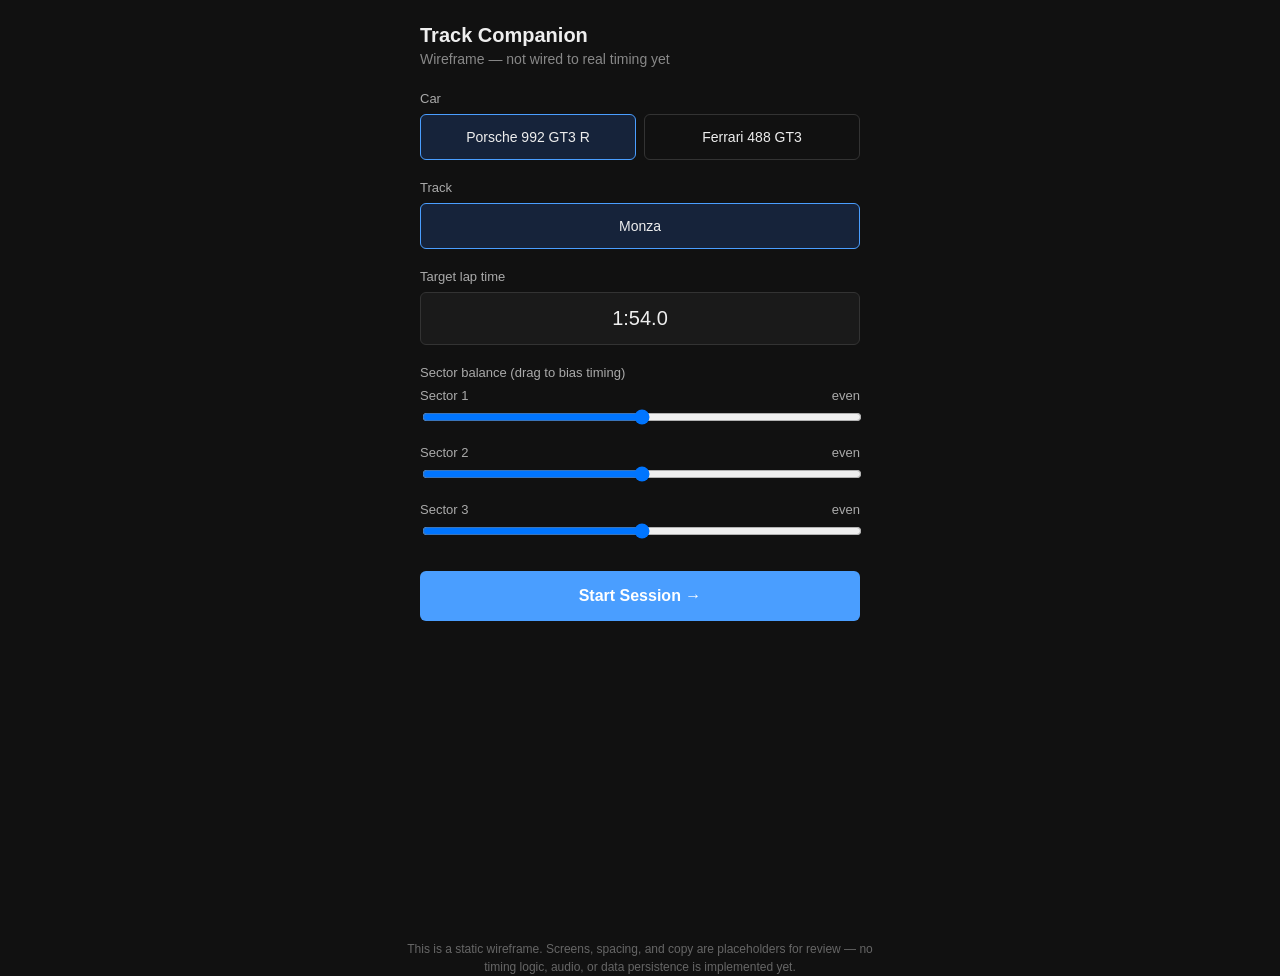
<file: track-companion/wireframes/wireframe-v1.html>
<!DOCTYPE html>
<html lang="en">
<head>
<meta charset="UTF-8">
<meta name="viewport" content="width=device-width, initial-scale=1.0">
<title>Track Companion — Wireframe</title>
<style>
  * { box-sizing: border-box; }
  body {
    margin: 0;
    font-family: -apple-system, BlinkMacSystemFont, "Segoe UI", sans-serif;
    background: #111;
    color: #eee;
    min-height: 100vh;
  }
  .screen {
    display: none;
    max-width: 480px;
    margin: 0 auto;
    padding: 24px 20px 40px;
    min-height: 100vh;
  }
  .screen.active { display: block; }

  h1 { font-size: 20px; margin: 0 0 4px; }
  .sub { color: #888; font-size: 14px; margin-bottom: 24px; }

  label { display: block; font-size: 13px; color: #aaa; margin: 20px 0 8px; }

  .option-row { display: flex; gap: 8px; flex-wrap: wrap; }
  .option {
    flex: 1;
    min-width: 130px;
    padding: 14px 12px;
    border: 1px solid #333;
    border-radius: 6px;
    text-align: center;
    cursor: pointer;
    font-size: 14px;
  }
  .option.selected { border-color: #4a9eff; background: #16233a; }

  input[type="text"] {
    width: 100%;
    padding: 14px;
    font-size: 20px;
    background: #1a1a1a;
    border: 1px solid #333;
    border-radius: 6px;
    color: #eee;
    text-align: center;
  }

  .slider-row { margin-bottom: 16px; }
  .slider-row .label-line {
    display: flex;
    justify-content: space-between;
    font-size: 13px;
    color: #aaa;
    margin-bottom: 4px;
  }
  input[type="range"] { width: 100%; }

  .btn {
    display: block;
    width: 100%;
    padding: 16px;
    margin-top: 28px;
    background: #4a9eff;
    border: none;
    border-radius: 6px;
    color: #fff;
    font-size: 16px;
    font-weight: 600;
    cursor: pointer;
  }
  .btn.secondary { background: #333; }
  .btn.wide-gap { margin-top: 12px; }

  /* --- Drive screen --- */
  .drive-screen { padding: 0; max-width: 480px; }
  .timer-bar {
    display: flex;
    justify-content: space-between;
    align-items: center;
    padding: 16px 20px;
    color: #888;
    font-size: 13px;
    border-bottom: 1px solid #222;
  }
  .timer-bar .time { font-size: 18px; color: #eee; font-variant-numeric: tabular-nums; }

  .strip {
    padding: 40px 20px 20px;
    text-align: center;
  }
  .next-up {
    display: flex;
    justify-content: center;
    gap: 24px;
    color: #666;
    font-size: 14px;
    margin-top: 28px;
  }
  .next-up .item { opacity: 0.7; }
  .next-up .item:first-child { opacity: 0.85; font-size: 15px; }

  .current-name { font-size: 15px; color: #4a9eff; letter-spacing: 0.3px; margin-bottom: 6px; }
  .current-gear { font-size: 64px; font-weight: 700; line-height: 1; margin: 8px 0; }
  .current-note { font-size: 16px; color: #ccc; max-width: 320px; margin: 8px auto 0; line-height: 1.4; }
  .current-curb { font-size: 13px; color: #d97757; margin-top: 10px; }

  .controls {
    position: fixed;
    bottom: 0; left: 0; right: 0;
    display: flex;
    gap: 1px;
    background: #222;
  }
  .controls button {
    flex: 1;
    padding: 20px;
    border: none;
    font-size: 15px;
    font-weight: 600;
    color: #fff;
    cursor: pointer;
  }
  .controls .lap-btn { background: #1a1a1a; }
  .controls .stop-btn { background: #4a1a1a; }

  .note {
    font-size: 12px;
    color: #666;
    text-align: center;
    margin-top: 40px;
    line-height: 1.5;
  }

  .top-nav {
    display: flex;
    justify-content: space-between;
    align-items: center;
    margin-bottom: 8px;
  }
  .back-link { color: #666; font-size: 13px; cursor: pointer; }
</style>
</head>
<body>

<!-- SCREEN 1: Setup -->
<div class="screen active" id="setup">
  <h1>Track Companion</h1>
  <div class="sub">Wireframe — not wired to real timing yet</div>

  <label>Car</label>
  <div class="option-row">
    <div class="option selected">Porsche 992 GT3 R</div>
    <div class="option">Ferrari 488 GT3</div>
  </div>

  <label>Track</label>
  <div class="option-row">
    <div class="option selected">Monza</div>
  </div>

  <label>Target lap time</label>
  <input type="text" value="1:54.0">

  <label>Sector balance (drag to bias timing)</label>

  <div class="slider-row">
    <div class="label-line"><span>Sector 1</span><span>even</span></div>
    <input type="range" min="0" max="100" value="50">
  </div>
  <div class="slider-row">
    <div class="label-line"><span>Sector 2</span><span>even</span></div>
    <input type="range" min="0" max="100" value="50">
  </div>
  <div class="slider-row">
    <div class="label-line"><span>Sector 3</span><span>even</span></div>
    <input type="range" min="0" max="100" value="50">
  </div>

  <button class="btn" onclick="showScreen('drive')">Start Session →</button>
</div>

<!-- SCREEN 2: Drive -->
<div class="screen drive-screen" id="drive">
  <div class="timer-bar">
    <span class="back-link" onclick="showScreen('setup')">← Setup</span>
    <span class="time">0:41.2</span>
    <span>Lap 3</span>
  </div>

  <div class="strip">
    <div class="current-name">ASCARI CHICANE — T8–10</div>
    <div class="current-gear">3rd</div>
    <div class="current-note">Left–right–left. Rhythm matters more than any single apex.</div>
    <div class="current-curb">Watch the exit curb — don't ride it hard</div>

    <div class="next-up">
      <div class="item">next: Parabolica · 3rd→5th</div>
      <div class="item">then: Rettifilo · 2nd</div>
    </div>
  </div>

  <div class="controls">
    <button class="lap-btn" onclick="alert('Would re-zero timer at start/finish line')">Lap</button>
    <button class="stop-btn" onclick="showScreen('setup')">Stop</button>
  </div>
</div>

<div class="note" style="max-width:480px;margin-left:auto;margin-right:auto;" id="footnote">
  This is a static wireframe. Screens, spacing, and copy are placeholders for review — no timing logic, audio, or data persistence is implemented yet.
</div>

<script>
  function showScreen(id) {
    document.querySelectorAll('.screen').forEach(s => s.classList.remove('active'));
    document.getElementById(id).classList.add('active');
    document.getElementById('footnote').style.display = id === 'drive' ? 'none' : 'block';
  }

  document.querySelectorAll('.option-row').forEach(row => {
    row.addEventListener('click', e => {
      if (!e.target.classList.contains('option')) return;
      row.querySelectorAll('.option').forEach(o => o.classList.remove('selected'));
      e.target.classList.add('selected');
    });
  });
</script>

</body>
</html>
</file>
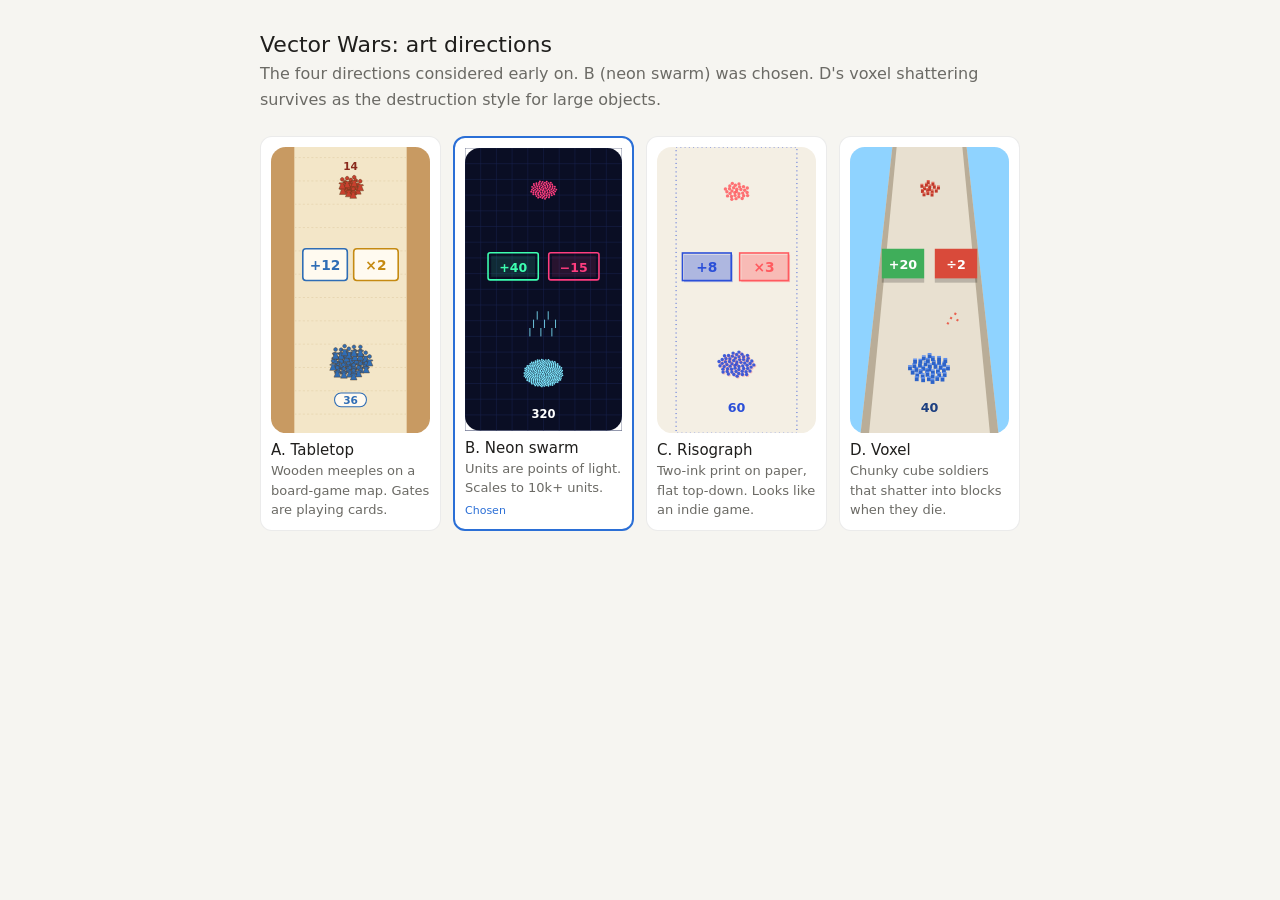
<file: Vector Wars/concepts/art-directions.html>
<!DOCTYPE html>
<html lang="en">
<head>
<meta charset="UTF-8">
<meta name="viewport" content="width=device-width, initial-scale=1">
<title>Art Directions</title>
<style>
  :root { --bg: #f6f5f1; --card: #ffffff; --text: #1f1e1c; --muted: #6b6a65; --border: rgba(0,0,0,0.08); --accent: #2b6fd6; }
  @media (prefers-color-scheme: dark) {
    :root:not([data-theme="light"]) { --bg: #161615; --card: #222220; --text: #ecebe6; --muted: #a3a29c; --border: rgba(255,255,255,0.1); --accent: #6fa2ff; }
  }
  body { margin: 0; background: var(--bg); color: var(--text); font-family: system-ui, -apple-system, sans-serif; }
  main { max-width: 760px; margin: 0 auto; padding: 32px 16px 48px; }
  h1 { font-size: 22px; font-weight: 500; margin: 0 0 4px; }
  .lede { color: var(--muted); margin: 0 0 24px; line-height: 1.6; }
  .grid { display: grid; grid-template-columns: repeat(auto-fit, minmax(160px, 1fr)); gap: 12px; }
  .card { background: var(--card); border: 1px solid var(--border); border-radius: 12px; padding: 10px; }
  .card.picked { border: 2px solid var(--accent); }
  .card h2 { font-size: 15px; font-weight: 500; margin: 8px 0 2px; }
  .card p { font-size: 13px; color: var(--muted); margin: 0; line-height: 1.5; }
  .badge { display: inline-block; font-size: 11px; color: var(--accent); margin-top: 6px; }
  svg { display: block; width: 100%; }
</style>
<link rel="icon" href="data:image/svg+xml,%3Csvg xmlns=%27http://www.w3.org/2000/svg%27 viewBox=%270 0 32 32%27%3E%3Crect width=%2732%27 height=%2732%27 rx=%276%27 fill=%27%2304051a%27/%3E%3Cpath d=%27M16 5 27 16 16 27 5 16Z%27 fill=%27none%27 stroke=%27%2346d2ff%27 stroke-width=%273%27/%3E%3C/svg%3E">
<!-- Google Analytics (GA4) -->
<script async src="https://www.googletagmanager.com/gtag/js?id=G-WZGPQSX3XJ"></script>
<script>
  window.dataLayer = window.dataLayer || [];
  function gtag(){dataLayer.push(arguments);}
  gtag('js', new Date());
  gtag('config', 'G-WZGPQSX3XJ');
</script>
</head>
<body>
<main>
  <h1>Vector Wars: art directions</h1>
  <p class="lede">The four directions considered early on. B (neon swarm) was chosen. D's voxel shattering survives as the destruction style for large objects.</p>
  <div class="grid">
    <div class="card"><svg id="a" viewBox="0 0 150 270" role="img" aria-label="Tabletop meeples mockup"></svg>
      <h2>A. Tabletop</h2><p>Wooden meeples on a board-game map. Gates are playing cards.</p></div>
    <div class="card picked"><svg id="b" viewBox="0 0 150 270" role="img" aria-label="Neon swarm mockup"></svg>
      <h2>B. Neon swarm</h2><p>Units are points of light. Scales to 10k+ units.</p><span class="badge">Chosen</span></div>
    <div class="card"><svg id="c" viewBox="0 0 150 270" role="img" aria-label="Risograph paper mockup"></svg>
      <h2>C. Risograph</h2><p>Two-ink print on paper, flat top-down. Looks like an indie game.</p></div>
    <div class="card"><svg id="d" viewBox="0 0 150 270" role="img" aria-label="Voxel blocks mockup"></svg>
      <h2>D. Voxel</h2><p>Chunky cube soldiers that shatter into blocks when they die.</p></div>
  </div>
</main>
<script>
const NS = 'http://www.w3.org/2000/svg';
function el(s, t, a) { const e = document.createElementNS(NS, t); for (const k in a) e.setAttribute(k, a[k]); s.appendChild(e); return e; }
function txt(s, x, y, str, a) { const e = el(s, 'text', Object.assign({ x, y, 'text-anchor': 'middle', 'font-family': 'system-ui', 'font-weight': '700' }, a)); e.textContent = str; return e; }
function spiral(n, cx, cy, sp, f) { for (let i = 0; i < n; i++) { const r = sp * Math.sqrt(i), t = i * 2.39996; f(cx + r * Math.cos(t), cy + r * Math.sin(t) * 0.7, i); } }
function frame(s, bg) { el(s, 'rect', { x: 0, y: 0, width: 150, height: 270, rx: 14, fill: bg }); }
function meeple(s, x, y, c, k) { k = k || 1; el(s, 'path', { d: `M${x} ${y - 5 * k}a${2 * k} ${2 * k} 0 1 1 0.01 0M${x - 3.5 * k} ${y + 3 * k}L${x - 1.5 * k} ${y - 2 * k}L${x - 3.5 * k} ${y - 2.5 * k}L${x - 3 * k} ${y - 3.5 * k}L${x + 3 * k} ${y - 3.5 * k}L${x + 3.5 * k} ${y - 2.5 * k}L${x + 1.5 * k} ${y - 2 * k}L${x + 3.5 * k} ${y + 3 * k}Z`, fill: c, stroke: '#5a3a1a', 'stroke-width': 0.4 }); }

let s = document.getElementById('a'); frame(s, '#c89a62');
el(s, 'rect', { x: 22, y: 0, width: 106, height: 270, fill: '#f3e6c8' });
for (let y = 10; y < 270; y += 22) el(s, 'line', { x1: 22, y1: y, x2: 128, y2: y, stroke: '#e2d0a8', 'stroke-width': 0.6, 'stroke-dasharray': '2 2' });
[[30, '+12', '#2f6db5'], [78, '×2', '#c58a12']].forEach(([x, v, c]) => { el(s, 'rect', { x, y: 96, width: 42, height: 30, rx: 3, fill: '#fffaf0', stroke: c, 'stroke-width': 1.5 }); txt(s, x + 21, 116, v, { 'font-size': 13, fill: c }); });
spiral(14, 75, 40, 2.6, (x, y) => meeple(s, x, y, '#c8402e', 0.9));
txt(s, 75, 22, '14', { 'font-size': 10, fill: '#8a2a1c' });
spiral(36, 75, 205, 3.1, (x, y) => meeple(s, x, y, '#2f6db5', 0.9));
el(s, 'rect', { x: 60, y: 232, width: 30, height: 13, rx: 6, fill: '#fffaf0', stroke: '#2f6db5' }); txt(s, 75, 242, '36', { 'font-size': 10, fill: '#2f6db5' });

s = document.getElementById('b'); frame(s, '#0a0e24');
for (let x = 0; x <= 150; x += 15) el(s, 'line', { x1: x, y1: 0, x2: x, y2: 270, stroke: '#1a2350', 'stroke-width': 0.5 });
for (let y = 0; y <= 270; y += 15) el(s, 'line', { x1: 0, y1: y, x2: 150, y2: y, stroke: '#1a2350', 'stroke-width': 0.5 });
[[22, '+40', '#3dffb0'], [80, '−15', '#ff3d7f']].forEach(([x, v, c]) => { el(s, 'rect', { x, y: 100, width: 48, height: 26, rx: 2, fill: 'none', stroke: c, 'stroke-width': 1.5 }); el(s, 'rect', { x: x + 3, y: 103, width: 42, height: 20, fill: c, opacity: 0.12 }); txt(s, x + 24, 118, v, { 'font-size': 12, fill: c }); });
spiral(90, 75, 40, 1.3, (x, y) => el(s, 'circle', { cx: x, cy: y, r: 0.9, fill: '#ff3d7f' }));
for (let i = 0; i < 8; i++) el(s, 'line', { x1: 62 + i * 3.5, y1: 180 - i % 3 * 8, x2: 62 + i * 3.5, y2: 172 - i % 3 * 8, stroke: '#7fe8ff', 'stroke-width': 0.8 });
spiral(320, 75, 215, 1.05, (x, y) => el(s, 'circle', { cx: x, cy: y, r: 0.8, fill: '#7fe8ff' }));
txt(s, 75, 258, '320', { 'font-size': 11, fill: '#ffffff' });

s = document.getElementById('c'); frame(s, '#f4efe4');
const B = '#2b4fd8', P = '#ff5a5f';
el(s, 'rect', { x: 18, y: 0, width: 114, height: 270, fill: 'none', stroke: B, 'stroke-width': 0.8, 'stroke-dasharray': '1 3' });
[[24, '+8', B], [78, '×3', P]].forEach(([x, v, c]) => { el(s, 'rect', { x: x + 1.5, y: 101.5, width: 46, height: 26, fill: c, opacity: 0.35 }); el(s, 'rect', { x, y: 100, width: 46, height: 26, fill: 'none', stroke: c, 'stroke-width': 1.5 }); txt(s, x + 23, 118, v, { 'font-size': 13, fill: c }); });
spiral(30, 75, 42, 2.2, (x, y) => el(s, 'circle', { cx: x, cy: y, r: 1.6, fill: P, opacity: 0.85 }));
spiral(60, 75, 205, 2.2, (x, y) => { el(s, 'circle', { cx: x + 0.8, cy: y + 0.8, r: 1.6, fill: P, opacity: 0.35 }); el(s, 'circle', { cx: x, cy: y, r: 1.6, fill: B, opacity: 0.9 }); });
txt(s, 75, 250, '60', { 'font-size': 12, fill: B });

s = document.getElementById('d'); frame(s, '#8fd3ff');
el(s, 'polygon', { points: '40,0 110,0 140,270 10,270', fill: '#e8e0d0' });
el(s, 'polygon', { points: '40,0 44,0 18,270 10,270', fill: '#b9ad98' }); el(s, 'polygon', { points: '106,0 110,0 140,270 132,270', fill: '#b9ad98' });
[[30, '+20', '#3fae5a'], [80, '÷2', '#d94a3a']].forEach(([x, v, c]) => { el(s, 'rect', { x, y: 96, width: 40, height: 28, fill: c }); el(s, 'rect', { x, y: 124, width: 40, height: 4, fill: '#00000033' }); txt(s, x + 20, 115, v, { 'font-size': 12, fill: '#fff' }); });
function cube(x, y, c, top, k) { el(s, 'rect', { x: x - k, y: y - k, width: 2 * k, height: 2 * k, fill: c }); el(s, 'rect', { x: x - k, y: y - k - k * 0.7, width: 2 * k, height: k * 0.7, fill: top }); }
spiral(16, 75, 40, 2.4, (x, y) => cube(x, y, '#c03a2b', '#e8604f', 1.4));
[[95, 160], [99, 156], [92, 165], [101, 162]].forEach(([x, y]) => el(s, 'rect', { x, y, width: 2, height: 2, fill: '#e8604f', transform: `rotate(30 ${x} ${y})` }));
spiral(40, 75, 210, 3, (x, y) => cube(x, y, '#2d63c8', '#5b8ef0', 1.8));
txt(s, 75, 250, '40', { 'font-size': 12, fill: '#1d3f80' });
</script>
</body>
</html>
</file>
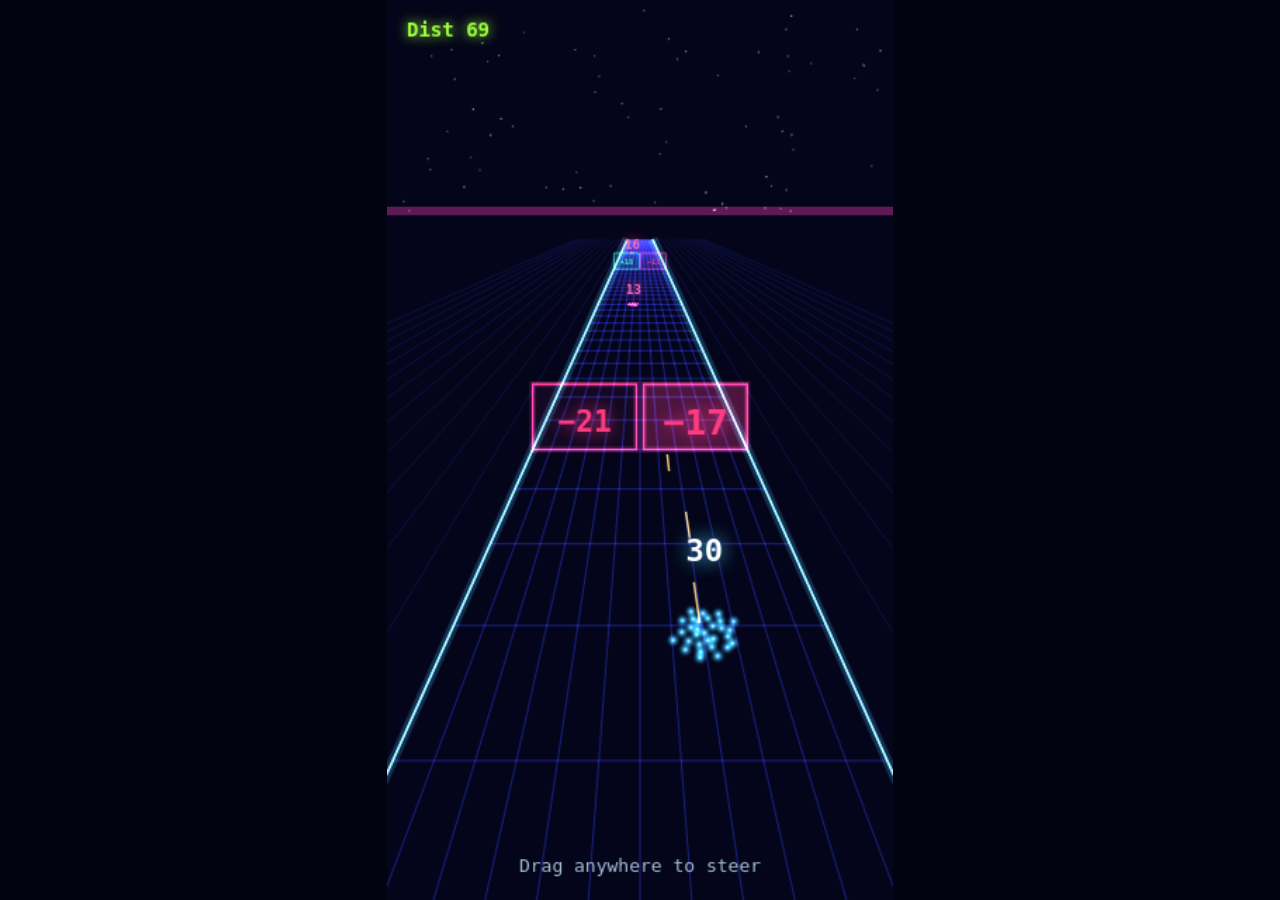
<file: Vector Wars/concepts/style-test.html>
<!DOCTYPE html>
<html lang="en">
<head>
<meta charset="UTF-8">
<meta name="viewport" content="width=device-width, initial-scale=1, user-scalable=no">
<title>Style Test</title>
<style>
  html, body { margin: 0; height: 100%; background: #020310; overflow: hidden; touch-action: none; }
  body { display: flex; align-items: center; justify-content: center; }
  canvas { height: min(100vh, 177.78vw); aspect-ratio: 9 / 16; display: block; background: #04051a; cursor: grab; touch-action: none; }
</style>
<link rel="icon" href="data:image/svg+xml,%3Csvg xmlns=%27http://www.w3.org/2000/svg%27 viewBox=%270 0 32 32%27%3E%3Crect width=%2732%27 height=%2732%27 rx=%276%27 fill=%27%2304051a%27/%3E%3Cpath d=%27M16 5 27 16 16 27 5 16Z%27 fill=%27none%27 stroke=%27%2346d2ff%27 stroke-width=%273%27/%3E%3C/svg%3E">
<!-- Google Analytics (GA4) -->
<script async src="https://www.googletagmanager.com/gtag/js?id=G-WZGPQSX3XJ"></script>
<script>
  window.dataLayer = window.dataLayer || [];
  function gtag(){dataLayer.push(arguments);}
  gtag('js', new Date());
  gtag('config', 'G-WZGPQSX3XJ');
</script>
</head>
<body>
<!-- First Canvas 2D sketch of the neon-swarm look, kept for reference. The real build is ../index.html. -->
<canvas id="cv"></canvas>
<script>
const cv=document.getElementById('cv'),ctx=cv.getContext('2d');
const W=360,H=640,DPR=Math.min(2,window.devicePixelRatio||1);
cv.width=W*DPR;cv.height=H*DPR;ctx.scale(DPR,DPR);
const F=300,CAMH=4,HOR=150,TW=1.8,AZ=4,SP=0.055,MAXV=1200,BS=22;
const ox=new Float32Array(MAXV),oz=new Float32Array(MAXV);
for(let i=0;i<MAXV;i++){const r=Math.sqrt(i+0.5),a=i*2.39996;ox[i]=r*Math.cos(a);oz[i]=r*Math.sin(a)*0.8}
function P(x,z,y){if(z<0.6)return null;const s=F/z;return[W/2+x*s,HOR+(CAMH-(y||0))*s,s]}
function glow(c,core){const g=document.createElement('canvas');g.width=g.height=32;const q=g.getContext('2d');const r=q.createRadialGradient(16,16,0,16,16,16);r.addColorStop(0,core);r.addColorStop(0.22,c);r.addColorStop(1,'rgba(0,0,0,0)');q.fillStyle=r;q.fillRect(0,0,32,32);return g}
const SC=glow('rgba(70,210,255,0.85)','#ffffff'),SM=glow('rgba(255,60,150,0.8)','#ffd0e6'),SY=glow('rgba(255,200,60,0.8)','#ffffff');
const SD=document.createElement('canvas');SD.width=SD.height=32;{const q=SD.getContext('2d');q.translate(16,16);q.rotate(Math.PI/4);q.strokeStyle='#ff3d9a';q.lineWidth=2.2;q.shadowColor='#ff3d9a';q.shadowBlur=7;q.strokeRect(-6,-6,12,12)}
const stars=[];for(let i=0;i<70;i++)stars.push([Math.random()*W,Math.random()*HOR,Math.random()]);
const ux=new Float32Array(MAXV),uz=new Float32Array(MAXV);
const bx=new Float32Array(400),bw=new Float32Array(400);let nb=0;
const SPN=700,px=new Float32Array(SPN),pz=new Float32Array(SPN),pvx=new Float32Array(SPN),pvz=new Float32Array(SPN),pl=new Float32Array(SPN),pc=new Uint8Array(SPN);let sp=0;
let N,V,ax,tx,dist,gates,enemies,nextW,pat,over,idle=3,fireAcc,t=0,dragging=false,lastX=0,hint=1,flashN=0;
function reset(){N=30;V=0;ax=tx=0;dist=0;gates=[];enemies=[];nextW=14;pat=0;over=false;nb=0;fireAcc=0}
reset();
function spark(x,z,c,n){for(let k=0;k<n;k++){const i=sp;sp=(sp+1)%SPN;const a=Math.random()*6.283,s=0.5+Math.random()*2.5;px[i]=x;pz[i]=z;pvx[i]=Math.cos(a)*s;pvz[i]=Math.sin(a)*s;pl[i]=0.4+Math.random()*0.4;pc[i]=c}}
function rgate(){const r=Math.random();if(r<0.3)return{op:'x',m:2,ch:0,f:0};if(r<0.62)return{op:'+',v:5+Math.floor(Math.random()*20),f:0};return{op:'+',v:-(5+Math.floor(Math.random()*30)),f:0}}
function spawn(){const p='gegeggee'[pat++%8];if(p==='g')gates.push({wz:nextW,L:rgate(),R:rgate(),done:false});else enemies.push({x:(Math.random()*2-1)*0.9,wz:nextW,n:Math.max(8,Math.round(N*(0.25+Math.random()*0.55)))});nextW+=11}
function hit(s){if(s.op==='x'){s.ch+=0.05;if(s.ch>=1){s.ch=0;s.m++}}else s.v+=1;s.f=1}
function apply(s){if(s.op==='x')N*=s.m;else N=Math.max(0,N+s.v);N=Math.min(N,99999);flashN=1;if(N<=0)over=true}
function update(dt){
if(over)return;
idle+=dt;if(idle>2.5)tx=Math.sin(t*0.6)*1.1;
const r=SP*Math.sqrt(Math.min(N,MAXV));const lim=Math.max(0.1,TW-r*0.6);tx=Math.max(-lim,Math.min(lim,tx));
ax+=(tx-ax)*Math.min(1,dt*14);
let mul=1;
for(const e of enemies){const ez=e.wz-dist,er=SP*1.2*Math.sqrt(Math.min(e.n,600));
if(e.n>0&&ez-er*0.8<=AZ+r*0.8&&ez+er>AZ-r&&Math.abs(e.x-ax)<er+r*0.9){mul=0.25;const k=Math.min(e.n,N,Math.max(1,Math.round(dt*90+N*dt*0.6)));e.n-=k;N-=k;spark((e.x+ax)/2,(ez+AZ+r)/2,1,Math.min(12,k*2));spark(ax,AZ+r*0.7,0,Math.min(6,k));if(N<=0){over=true}}}
dist+=6*mul*dt;
while(nextW<dist+45)spawn();
for(const g of gates){if(!g.done&&g.wz-dist<=AZ){apply(ax<0?g.L:g.R);g.done=true;spark(ax,AZ+r,2,30)}g.L.f=Math.max(0,g.L.f-dt*4);g.R.f=Math.max(0,g.R.f-dt*4)}
fireAcc+=dt*Math.min(45,3+Math.sqrt(N)*2);
while(fireAcc>=1&&nb<400){fireAcc-=1;bx[nb]=ax+(Math.random()*2-1)*r*0.8;bw[nb]=dist+AZ+r*0.6;nb++}
for(let i=nb-1;i>=0;i--){const o=bw[i],nw=o+BS*dt;let dead=nw-dist>32;
if(!dead)for(const g of gates){if(!g.done&&o<g.wz&&nw>=g.wz&&Math.abs(bx[i])<TW){hit(bx[i]<0?g.L:g.R);dead=true;break}}
if(!dead)for(const e of enemies){if(e.n<=0)continue;const er=SP*1.2*Math.sqrt(Math.min(e.n,600))+0.05;if(Math.abs(bx[i]-e.x)<er&&nw>=e.wz-er&&o<=e.wz+er){e.n--;spark(bx[i],nw-dist,1,4);dead=true;break}}
if(dead){nb--;bx[i]=bx[nb];bw[i]=bw[nb]}else bw[i]=nw}
gates=gates.filter(g=>g.wz-dist>0.7);enemies=enemies.filter(e=>e.n>0&&e.wz-dist>0.5);
const Vt=Math.min(N,MAXV);while(V<Vt){ux[V]=ax;uz[V]=AZ;V++}
if(V>Vt){for(let i=Vt;i<V;i+=3)spark(ux[i],uz[i],0,1);V=Vt}
for(let i=0;i<V;i++){const k=Math.min(1,dt*(5+(i%5)*1.6));ux[i]+=(ax+ox[i]*SP-ux[i])*k;uz[i]+=(AZ+oz[i]*SP-uz[i])*k}
for(let i=0;i<SPN;i++)if(pl[i]>0){pl[i]-=dt;px[i]+=pvx[i]*dt;pz[i]+=pvz[i]*dt;pvx[i]*=0.94;pvz[i]*=0.94}
flashN=Math.max(0,flashN-dt*3);hint=Math.max(0,hint-dt*0.15)}
function line(a,b){if(!a||!b)return;ctx.moveTo(a[0],a[1]);ctx.lineTo(b[0],b[1])}
function draw(){
ctx.globalCompositeOperation='source-over';ctx.fillStyle='#04051a';ctx.fillRect(0,0,W,H);
for(const s of stars){ctx.fillStyle='rgba(255,255,255,'+(0.3+0.5*s[2]*(0.6+0.4*Math.sin(t*2+s[0])))+')';ctx.fillRect(s[0],s[1],1.2,1.2)}
ctx.globalCompositeOperation='lighter';
ctx.strokeStyle='rgba(255,60,170,0.35)';ctx.lineWidth=6;ctx.beginPath();ctx.moveTo(0,HOR);ctx.lineTo(W,HOR);ctx.stroke();
ctx.strokeStyle='rgba(55,65,255,0.4)';ctx.lineWidth=1;ctx.beginPath();
for(let x=-TW;x<=TW+1e-6;x+=0.3)line(P(x,1),P(x,60));
const off=dist%1;for(let k=1;k<60;k++){const z=k-off;if(z>0.8)line(P(-TW,z),P(TW,z))}
ctx.stroke();
ctx.strokeStyle='rgba(30,40,160,0.25)';ctx.beginPath();for(let x=TW+0.6;x<9;x+=0.6){line(P(x,1),P(x,60));line(P(-x,1),P(-x,60))}ctx.stroke();
for(const [w,c] of [[7,'rgba(70,210,255,0.2)'],[1.6,'rgba(150,235,255,1)']]){ctx.strokeStyle=c;ctx.lineWidth=w;ctx.beginPath();line(P(-TW,1),P(-TW,60));line(P(TW,1),P(TW,60));ctx.stroke()}
for(const e of enemies){const ez=e.wz-dist,vn=Math.min(e.n,600);for(let i=0;i<vn;i++){const p=P(e.x+ox[i]*SP*1.2,ez+oz[i]*SP*1.2);if(!p)continue;const s=0.2*p[2];ctx.drawImage(SD,p[0]-s/2,p[1]-s/2,s,s)}
const r=SP*1.2*Math.sqrt(vn),p=P(e.x,ez+r+0.2,0.35);if(p){ctx.globalCompositeOperation='source-over';ctx.font='bold '+Math.max(9,p[2]*0.28)+'px ui-monospace,monospace';ctx.textAlign='center';ctx.fillStyle='#ff6fb5';ctx.shadowColor='#ff3d9a';ctx.shadowBlur=8;ctx.fillText(e.n,p[0],p[1]);ctx.shadowBlur=0;ctx.globalCompositeOperation='lighter'}}
const gs=gates.slice().sort((a,b)=>b.wz-a.wz);
for(const g of gs){const z=g.wz-dist;if(z<0.8)continue;const fade=g.done?0.25:Math.min(1,(45-z)/10);
for(const [s,x0,x1] of [[g.L,-TW,-0.06],[g.R,0.06,TW]]){const col=s.op==='x'?[255,210,60]:s.v>=0?[60,255,170]:[255,60,130];const cs='rgba('+col.join(',')+',';
const a=P(x0,z,0),b=P(x1,z,0),c=P(x1,z,1.1),d=P(x0,z,1.1);if(!a)continue;
ctx.fillStyle=cs+(0.06+s.f*0.25)*fade+')';ctx.beginPath();ctx.moveTo(a[0],a[1]);ctx.lineTo(b[0],b[1]);ctx.lineTo(c[0],c[1]);ctx.lineTo(d[0],d[1]);ctx.closePath();ctx.fill();
for(const [w,al] of [[6,0.22],[1.8,1]]){ctx.strokeStyle=cs+al*fade+')';ctx.lineWidth=w*Math.min(1.5,a[2]/60);ctx.stroke()}
if(s.op==='x'&&s.ch>0){const e=P(x0+(x1-x0)*s.ch,z,0.08),f=P(x0,z,0.08);ctx.strokeStyle='rgba(255,255,255,'+fade+')';ctx.lineWidth=3;ctx.beginPath();line(f,e);ctx.stroke()}
const m=P((x0+x1)/2,z,0.42);ctx.globalCompositeOperation='source-over';ctx.globalAlpha=fade;ctx.font='bold '+(m[2]*(0.5+s.f*0.12))+'px ui-monospace,monospace';ctx.textAlign='center';ctx.textBaseline='middle';ctx.fillStyle='rgb('+col.join(',')+')';ctx.shadowColor=ctx.fillStyle;ctx.shadowBlur=12;
ctx.fillText(s.op==='x'?'×'+s.m:(s.v>=0?'+':'−')+Math.abs(s.v),m[0],m[1]);ctx.shadowBlur=0;ctx.globalAlpha=1;ctx.textBaseline='alphabetic';ctx.globalCompositeOperation='lighter'}}
ctx.strokeStyle='rgba(255,215,90,0.9)';ctx.lineWidth=1.5;ctx.beginPath();for(let i=0;i<nb;i++){const z=bw[i]-dist;line(P(bx[i],z),P(bx[i],z-0.45))}ctx.stroke();
for(let i=0;i<V;i++){const p=P(ux[i]+Math.sin(t*9+i)*0.006,uz[i]);if(!p)continue;const s=0.15*p[2];ctx.drawImage(SC,p[0]-s/2,p[1]-s/2,s,s)}
const SPR=[SC,SM,SY];for(let i=0;i<SPN;i++)if(pl[i]>0){const p=P(px[i],pz[i],0.05);if(!p)continue;const s=0.12*p[2]*Math.min(1,pl[i]*2.5);ctx.drawImage(SPR[pc[i]],p[0]-s/2,p[1]-s/2,s,s)}
ctx.globalCompositeOperation='source-over';
const r=SP*Math.sqrt(Math.min(N,MAXV)),lp=P(ax,AZ+r+0.15,0.3);
if(lp){ctx.font='bold '+(22+flashN*10)+'px ui-monospace,monospace';ctx.textAlign='center';ctx.fillStyle='#ffffff';ctx.shadowColor='#46d2ff';ctx.shadowBlur=14;ctx.fillText(N,lp[0],lp[1]);ctx.shadowBlur=0}
ctx.font='bold 14px ui-monospace,monospace';ctx.textAlign='left';ctx.fillStyle='#9dff3d';ctx.shadowColor='#9dff3d';ctx.shadowBlur=8;ctx.fillText('Dist '+Math.floor(dist*10),14,26);ctx.shadowBlur=0;
if(hint>0&&!over){ctx.textAlign='center';ctx.fillStyle='rgba(200,230,255,'+hint+')';ctx.font='13px ui-monospace,monospace';ctx.fillText('Drag anywhere to steer',W/2,H-20)}
if(over){ctx.fillStyle='rgba(4,5,26,0.6)';ctx.fillRect(0,0,W,H);ctx.textAlign='center';ctx.font='bold 26px ui-monospace,monospace';ctx.fillStyle='#ff6fb5';ctx.shadowColor='#ff3d9a';ctx.shadowBlur=16;ctx.fillText('Swarm lost',W/2,H/2-10);ctx.shadowBlur=0;ctx.font='14px ui-monospace,monospace';ctx.fillStyle='#cfe8ff';ctx.fillText('Tap to restart',W/2,H/2+20)}}
cv.addEventListener('pointerdown',e=>{if(over){reset();return}dragging=true;lastX=e.clientX;idle=0;cv.setPointerCapture(e.pointerId);cv.style.cursor='grabbing'});
cv.addEventListener('pointermove',e=>{if(!dragging)return;const w=cv.getBoundingClientRect().width;tx+=(e.clientX-lastX)/w*(2*TW)/0.6;lastX=e.clientX;idle=0});
const up=()=>{dragging=false;cv.style.cursor='grab'};cv.addEventListener('pointerup',up);cv.addEventListener('pointercancel',up);
let last=performance.now();function frame(now){const dt=Math.min(0.033,(now-last)/1000);last=now;t+=dt;update(dt);draw();requestAnimationFrame(frame)}requestAnimationFrame(frame);
</script>
</body>
</html>
</file>
<file: synthlab/styles.css>
/* Synthlab. Layout: a sticky stage (title, sample strip, keyboard) with the Tweaks panel below it on phones,
   and a side column on wide screens or landscape phones. Single dark look; every color is a token. */
:root {
  --bg: #04051a;
  --panel: #0a0d2e;
  --field: #02031a;
  --line: rgba(70, 210, 255, 0.22);
  --accent: #46d2ff;
  --hud: #9dff3d;
  --gold: #ffd23d;
  --danger: #ff5d8f;
  --text: #cfe8ff;
  --muted: #7d93b8;
  --loop: rgba(255, 210, 61, 0.18);
  --display: 'Audiowide', 'Trebuchet MS', sans-serif;
  --mono: 'Share Tech Mono', ui-monospace, 'SF Mono', Menlo, monospace;
  --tap: 44px;
  color-scheme: dark;
}
* { box-sizing: border-box; }
[hidden] { display: none !important; }
html, body { margin: 0; background: var(--bg); color: var(--text); }
body {
  font-family: var(--mono);
  font-size: 15px;
  line-height: 1.45;
  min-height: 100dvh;
  -webkit-text-size-adjust: 100%;
  background-image: linear-gradient(var(--line) 1px, transparent 1px), linear-gradient(90deg, var(--line) 1px, transparent 1px);
  background-size: 48px 48px;
}

/* ---- layout ---- */
.app { display: grid; grid-template-columns: minmax(0, 1fr); }
.stage {
  position: sticky;
  top: 0;
  z-index: 3;
  display: grid;
  gap: 10px;
  padding: max(12px, env(safe-area-inset-top)) max(16px, env(safe-area-inset-right)) 14px max(16px, env(safe-area-inset-left));
  background: var(--bg);
  border-bottom: 1px solid var(--line);
  box-shadow: 0 8px 18px rgba(4, 5, 26, 0.7);
}
.panel {
  min-width: 0;
  padding: 16px max(16px, env(safe-area-inset-right)) max(32px, env(safe-area-inset-bottom)) max(16px, env(safe-area-inset-left));
  background: rgba(10, 13, 46, 0.72);
}
body.tweaks-off .panel { display: none; }
body.tweaks-off .stage { position: static; border-bottom: 0; box-shadow: none; }
@media (min-width: 900px), (orientation: landscape) and (min-width: 700px) and (max-height: 520px) {
  .app { grid-template-columns: minmax(0, 1fr) 340px; height: 100dvh; }
  body.tweaks-off .app { grid-template-columns: minmax(0, 1fr); }
  .stage { position: static; align-content: center; padding-block: 16px; border-bottom: 0; box-shadow: none; background: none; }
  .panel { height: 100dvh; overflow-y: auto; border-left: 1px solid var(--line); }
}

.bar { display: flex; align-items: center; gap: 10px; min-width: 0; }
h1 {
  margin: 0;
  font-family: var(--display);
  font-weight: 400;
  font-size: 22px;
  line-height: 1;
  text-transform: uppercase;
  color: #9ff0ff;
  text-shadow: 0 0 10px var(--accent);
}
.pill {
  margin-left: auto;
  min-width: 0;
  padding: 3px 10px;
  font-size: 12px;
  color: var(--gold);
  border: 1px solid var(--gold);
  border-radius: 999px;
  white-space: nowrap;
  overflow: hidden;
  text-overflow: ellipsis;
}
.pill[hidden] + #tweaks-toggle { margin-left: auto; }

/* ---- buttons, fields ---- */
button, select, input[type=text] { font: inherit; color: var(--text); }
button {
  min-height: 40px;
  padding: 6px 12px;
  font-size: 13px;
  letter-spacing: 0.08em;
  text-transform: uppercase;
  background: none;
  border: 2px solid rgba(207, 232, 255, 0.35);
  border-radius: 4px;
  cursor: pointer;
  touch-action: manipulation;
}
button:active { transform: scale(0.97); }
button:focus-visible, select:focus-visible, input:focus-visible, .key:focus-visible { outline: 2px solid var(--gold); outline-offset: 2px; }
button[aria-pressed=true], .tab[aria-selected=true] { color: var(--gold); border-color: var(--gold); }
button.play { color: var(--hud); border-color: var(--hud); text-shadow: 0 0 8px rgba(157, 255, 61, 0.5); }
button.danger { color: var(--danger); border-color: var(--danger); }
select, input[type=text] {
  min-height: 40px;
  min-width: 0;
  padding: 6px 10px;
  background: var(--field);
  border: 1px solid var(--line);
  border-radius: 4px;
}
input[type=range] { width: 100%; min-width: 0; height: 28px; accent-color: var(--hud); }

/* ---- sample strip ---- */
.strip {
  position: relative;
  display: flex;
  gap: 8px;
  overflow-x: auto;
  scrollbar-width: none;
  padding-bottom: 2px;
}
.strip::-webkit-scrollbar { display: none; }
.chip { flex: none; min-height: var(--tap); padding-inline: 14px; border-radius: 999px; }
.chip.add { color: var(--accent); border-color: var(--line); }
.chip.vw { position: relative; display: inline-flex; align-items: center; padding: 0; border: 2px solid rgba(207, 232, 255, 0.35); }
.chip.vw[aria-pressed=true] { color: var(--gold); border-color: var(--gold); }
.chip.vw select {
  appearance: none;
  -webkit-appearance: none;
  min-height: calc(var(--tap) - 4px);
  padding: 0 32px 0 14px;
  font-size: 13px;
  letter-spacing: 0.08em;
  text-transform: uppercase;
  color: inherit;
  background: transparent url("data:image/svg+xml,%3Csvg xmlns='http://www.w3.org/2000/svg' viewBox='0 0 10 6'%3E%3Cpath d='M1 1l4 4 4-4' fill='none' stroke='%23cfe8ff' stroke-width='1.5'/%3E%3C/svg%3E") no-repeat right 12px center / 10px 6px;
  border: 0;
  border-radius: 999px;
}

/* ---- keyboard ---- */
.kb {
  --row-h: clamp(150px, 34dvh, 300px);
  display: grid;
  gap: 10px;
  touch-action: none;
  user-select: none;
  -webkit-user-select: none;
  -webkit-touch-callout: none;
  -webkit-tap-highlight-color: transparent;
}
.kb.stacked { --row-h: clamp(96px, 17dvh, 150px); }
@media (min-width: 900px) { .kb.single { --row-h: clamp(200px, 44dvh, 380px); } }
.kb .row { position: relative; height: var(--row-h); }
.key {
  position: absolute;
  top: 0;
  display: flex;
  align-items: flex-end;
  justify-content: center;
  padding-bottom: 8px;
  font-size: 12px;
  cursor: pointer;
  transition: background 0.08s, box-shadow 0.08s, transform 0.08s;
}
.key .lab { pointer-events: none; }
.key.white {
  height: 100%;
  z-index: 1;
  color: #2a4260;
  background: linear-gradient(#f6fbff, #cfe3f5);
  border: 1px solid #6f87a3;
  border-radius: 0 0 8px 8px;
}
.key.black {
  height: 62%;
  z-index: 2;
  color: #9fb6d8;
  background: linear-gradient(#2c3070, #0a0c28);
  border: 1px solid #000;
  border-radius: 0 0 6px 6px;
  box-shadow: 0 4px 8px rgba(0, 0, 0, 0.5);
}
.key.down { transform: translateY(2px); }
.key.white.down { background: linear-gradient(#b9f3ff, var(--accent)); box-shadow: inset 0 -6px 18px rgba(0, 60, 90, 0.35), 0 0 18px rgba(70, 210, 255, 0.55); }
.key.black.down { background: linear-gradient(#5b6bff, #2b36b8); box-shadow: 0 0 16px rgba(91, 107, 255, 0.8); }

/* ---- tweaks panel ---- */
.panel-head h2 { margin: 0 0 10px; font-family: var(--display); font-weight: 400; font-size: 16px; letter-spacing: 0.06em; text-transform: uppercase; color: var(--hud); }
.tabs { display: flex; gap: 6px; overflow-x: auto; padding-bottom: 4px; scrollbar-width: none; }
.tabs::-webkit-scrollbar { display: none; }
.tab { flex: none; border-color: var(--line); color: var(--muted); }
.panel-body { display: grid; gap: 4px; margin-top: 12px; }
.tabpane { display: grid; gap: 14px; align-content: start; }
.section { display: grid; gap: 6px; padding: 12px; background: var(--panel); border: 1px solid var(--line); border-radius: 4px; }
.sec { margin: 0 0 2px; font-family: var(--display); font-weight: 400; font-size: 13px; letter-spacing: 0.08em; text-transform: uppercase; color: var(--accent); }
.ctl { display: grid; grid-template-columns: minmax(5.5em, 8.5em) minmax(0, 1fr) 6.5ch; align-items: center; gap: 4px 10px; min-height: var(--tap); }
.ctl.select, .ctl.toggle, .ctl.text { grid-template-columns: minmax(5.5em, 8.5em) minmax(0, 1fr); }
.ctl.segmented { grid-template-columns: minmax(0, 1fr); }
.ctl.buttons { display: flex; flex-wrap: wrap; gap: 8px; min-height: 0; }
.ctl.info, .ctl.custom { display: block; min-height: 0; }
.ctl .lab { color: var(--muted); font-size: 13px; letter-spacing: 0.08em; text-transform: uppercase; }
.ctl output { text-align: right; color: #fff; font-size: 13px; font-variant-numeric: tabular-nums; white-space: nowrap; }
.ctl .help { grid-column: 1 / -1; color: var(--muted); font-size: 13px; }
.ctl.buttons .help, .ctl.custom .help { flex-basis: 100%; }
.ctl.custom { display: grid; grid-template-columns: minmax(5.5em, 8.5em) minmax(0, 1fr); align-items: center; gap: 4px 10px; }
.ctl.custom:has(> canvas) { display: block; }
.info { margin: 0; color: var(--muted); font-size: 14px; }
.seg { display: flex; flex-wrap: wrap; gap: 6px; }
.seg button { min-height: 36px; padding-inline: 10px; font-size: 12px; }
.switch { position: relative; width: 54px; min-height: 30px; height: 30px; padding: 0; border-radius: 15px; }
.switch::after { content: ''; position: absolute; top: 3px; left: 3px; width: 20px; height: 20px; border-radius: 50%; background: var(--muted); transition: transform 0.12s, background 0.12s; }
.switch[aria-checked=true] { border-color: var(--hud); }
.switch[aria-checked=true]::after { transform: translateX(24px); background: var(--hud); }
.wave { display: block; width: 100%; height: 64px; background: var(--field); border: 1px solid var(--line); border-radius: 4px; }
.panel-foot { display: grid; gap: 10px; margin-top: 16px; }
.panel-foot .row { display: flex; flex-wrap: wrap; gap: 8px; }
.panel-foot summary { color: var(--muted); cursor: pointer; }
pre { margin: 8px 0 0; padding: 12px; overflow-x: auto; background: var(--field); border: 1px solid var(--line); border-radius: 4px; color: #5dffb5; font-size: 13px; user-select: text; }

@media (prefers-reduced-motion: reduce) {
  .key, .switch::after { transition: none; }
  button:active, .key.down { transform: none; }
}
</file>
<file: track-companion/styles.css>
/* ==========================================================================
   Design tokens
   Transcribed from data/design-tokens.tokens.json (Figma "Racing" design
   system export). Re-run this transcription by hand if that file changes —
   it's the source of truth; this file is a plain-CSS mirror of it since the
   project has no build step to generate one automatically.
   ========================================================================== */
:root {
  /* ---- Racing / Primitives ---- */
  --racing-neutral-0: #ffffff;
  --racing-neutral-200: #dddddd;
  --racing-neutral-500: #9c9c9c;
  --racing-neutral-600: #6a6a6a;
  --racing-neutral-900: #1b1b19;
  --racing-neutral-950: #070707;
  --racing-neutral-1000: #000000;
  --racing-warm-neutral-100: #e8e6e1;
  --racing-red-300: #f38880;
  --racing-red-500: #ff2a1e;
  --racing-red-700: #c12118;
  --racing-yellow-100: #f9f7cd;
  --racing-yellow-300: #fff873;
  --racing-olive-500: #a9a333;
  --racing-green-400: #80fb64;
  --racing-purple-400: #da64fb;

  /* ---- Racing / Semantic — color ---- */
  --color-fg-primary: var(--racing-neutral-0);
  --color-fg-secondary: var(--racing-neutral-500);
  --color-fg-muted: var(--racing-neutral-600);
  --color-fg-subtle: var(--racing-neutral-200);

  --color-surface-canvas: var(--racing-neutral-900);
  --color-surface-card: var(--racing-neutral-950);
  --color-surface-deep: var(--racing-neutral-1000);
  --color-surface-light: var(--racing-warm-neutral-100);

  --color-accent-primary: var(--racing-red-500);
  --color-accent-strong: var(--racing-red-700);

  --color-status-caution: var(--racing-yellow-300);

  /* border/subtle and border/strong both alias neutral/0 (white) in the
     source file — kept as-is rather than "corrected", flagged to the team. */
  --color-border-subtle: var(--racing-neutral-0);
  --color-border-strong: var(--racing-neutral-0);
  --color-border-dark: var(--racing-neutral-950);
  --color-border-canvas: var(--racing-neutral-900);

  /* ---- Racing / Dimensions — space (token name = literal px value) ---- */
  --space-0: 0px;
  --space-2: 2px;
  --space-3: 3px;
  --space-4: 4px;
  --space-6: 6px;
  --space-8: 8px;
  --space-9: 9px;
  --space-10: 10px;
  --space-11: 11px;
  --space-14: 14px;
  --space-15: 15px;
  --space-16: 16px;
  --space-17: 17px;
  --space-20: 20px;
  --space-22: 22px;
  --space-24: 24px;

  /* ---- Racing / Dimensions — radius ---- */
  --radius-0: 0px;
  --radius-4: 4px;
  --radius-5: 5px;
  --radius-18: 18px;

  /* ---- Effect / elevation — "Inset elevation used by the lap-time
     selector": two opposing inner shadows, forming a recessed groove ---- */
  --shadow-inset-track: inset 0 4px 7.2px rgba(0, 0, 0, 0.25),
                         inset 0 -4px 7.2px rgba(0, 0, 0, 0.25);

  /* ---- Font families backing the typography styles below ---- */
  --font-heading: "Inter", -apple-system, BlinkMacSystemFont, "Segoe UI", sans-serif;
  --font-track: "Oswald", -apple-system, sans-serif;
  --font-editorial: "Source Serif Pro", Georgia, serif;
}

* { box-sizing: border-box; }

html, body {
  margin: 0;
  height: 100%;
  background: var(--color-surface-canvas);
  color: var(--color-fg-primary);
  font-family: var(--font-heading);
  -webkit-tap-highlight-color: transparent;
}

button, input, select {
  font-family: inherit;
}

.screen {
  display: none;
  max-width: 480px;
  margin: 0 auto;
  min-height: 100vh;
}
.screen.active { display: block; }

/* ---------------------------------------------------------------------- */
/* Typography — font/typography/* tokens, one block per named style       */
/* ---------------------------------------------------------------------- */

.type-heading-small {
  font: 700 18px/21.6px var(--font-heading);
  letter-spacing: 0;
}
.type-heading-medium {
  font: 700 22px/26.4px var(--font-heading);
  letter-spacing: 0;
}
.type-heading-large {
  font: 700 36px/43.2px var(--font-heading);
  letter-spacing: 0;
}
.type-label-overline {
  font: 700 10px/12px var(--font-heading);
  letter-spacing: 0.4px;
  text-transform: uppercase;
}
.type-label-distance {
  font: 300 17px/20.4px var(--font-track);
  letter-spacing: 0.68px;
  text-transform: uppercase;
}
.type-label-turn {
  font: 400 20px/24px var(--font-track);
  letter-spacing: 0.8px;
  text-transform: uppercase;
}
.type-body-default {
  font: 400 16px/19.2px var(--font-editorial);
  letter-spacing: 0.16px;
}
.type-title-card {
  font: italic 300 26px/31.2px var(--font-editorial);
  letter-spacing: 0;
}
.type-title-small {
  font: italic 300 16px/19.2px var(--font-editorial);
  letter-spacing: 0;
}
.type-display-gear {
  font: 300 132px/104.28px var(--font-track);
  letter-spacing: -14.52px;
}
.type-display-turn {
  font: 300 55.297px/43.685px var(--font-track);
  letter-spacing: -6.083px;
}
.type-caption-italic {
  font: italic 300 14px/16.8px var(--font-editorial);
  letter-spacing: 0;
}

/* ---------------------------------------------------------------------- */
/* Setup screen (kept close to the wireframe layout, restyled with tokens) */
/* ---------------------------------------------------------------------- */

#setup {
  padding: var(--space-24) var(--space-20) 48px;
}

#setup h1 {
  margin: 0 0 var(--space-4);
}
#setup .sub {
  color: var(--color-fg-secondary);
  margin-bottom: var(--space-24);
}

#setup label {
  display: block;
  color: var(--color-fg-secondary);
  margin: var(--space-20) 0 var(--space-8);
}

.select-wrap {
  position: relative;
}
.styled-select {
  width: 100%;
  padding: var(--space-14) 40px var(--space-14) var(--space-16);
  border: 1px solid var(--color-border-dark);
  border-radius: var(--radius-5);
  background: var(--color-surface-card);
  color: var(--color-fg-primary);
  appearance: none;
  -webkit-appearance: none;
  cursor: pointer;
  background-image: url("data:image/svg+xml,%3Csvg xmlns='http://www.w3.org/2000/svg' width='12' height='8' viewBox='0 0 12 8'%3E%3Cpath d='M1 1L6 6L11 1' stroke='%239c9c9c' stroke-width='1.5' fill='none' stroke-linecap='round' stroke-linejoin='round'/%3E%3C/svg%3E");
  background-repeat: no-repeat;
  background-position: right var(--space-16) center;
}
.styled-select:focus {
  outline: none;
  border-color: var(--color-border-strong);
}
.styled-select:disabled {
  cursor: default;
  opacity: 0.7;
}

.time-selector {
  display: flex;
  align-items: center;
  justify-content: center;
  gap: var(--space-8);
  padding: var(--space-16) var(--space-8);
  background: var(--color-surface-card);
  border: 1px solid var(--color-border-dark);
  border-radius: var(--radius-5);
  box-shadow: var(--shadow-inset-track);
}
.digit-pair {
  display: flex;
  gap: var(--space-2);
}
.time-segment {
  display: flex;
  flex-direction: column;
  align-items: center;
  gap: var(--space-4);
}
.time-segment .segment-value {
  min-width: 0.8ch;
  text-align: center;
  font-variant-numeric: tabular-nums;
}
.segment-btn {
  background: transparent;
  border: none;
  color: var(--color-fg-secondary);
  line-height: 1;
  padding: var(--space-6);
  cursor: pointer;
}
.segment-btn:hover,
.segment-btn:active {
  color: var(--color-accent-primary);
}
.time-separator {
  color: var(--color-fg-secondary);
  padding-bottom: 1px;
}

.slider-row { margin-bottom: var(--space-16); }
.slider-row .label-line {
  display: flex;
  justify-content: space-between;
  color: var(--color-fg-secondary);
  margin-bottom: var(--space-4);
}
.slider-row input[type="range"] { width: 100%; accent-color: var(--color-accent-primary); }

.btn {
  display: block;
  width: 100%;
  padding: var(--space-16);
  margin-top: calc(var(--space-24) + var(--space-8));
  background: var(--color-accent-primary);
  border: none;
  border-radius: var(--radius-5);
  color: var(--color-fg-primary);
  cursor: pointer;
}
.btn.secondary {
  background: var(--color-surface-deep);
  color: var(--color-fg-primary);
}

.author-line {
  display: block;
  margin-top: var(--space-24);
  text-align: center;
  color: var(--color-fg-muted);
  text-decoration: none;
}
.author-line:hover {
  color: var(--color-fg-secondary);
}

/* ---------------------------------------------------------------------- */
/* Drive screen                                                           */
/* ---------------------------------------------------------------------- */

.drive-screen { padding: 0; max-width: 480px; }

.top-bar {
  display: flex;
  justify-content: space-between;
  align-items: center;
  padding: var(--space-16) var(--space-20);
}
.top-bar button {
  background: transparent;
  border: 1px solid var(--color-border-dark);
  color: var(--color-fg-primary);
  padding: var(--space-10) var(--space-17);
  border-radius: var(--radius-5);
  cursor: pointer;
}
.top-bar .pause-btn { border-color: var(--color-status-caution); color: var(--color-status-caution); }
.top-bar .exit-btn { border-color: var(--color-accent-primary); color: var(--color-accent-primary); }

.lap-time-readout {
  text-align: center;
}
.lap-time-readout .label {
  color: var(--color-fg-secondary);
  margin-bottom: var(--space-2);
}
.lap-time-readout .value {
  font-variant-numeric: tabular-nums;
}

.sector-strip {
  display: flex;
  border-bottom: 1px solid var(--color-border-canvas);
}
.sector-strip .sector {
  position: relative;
  overflow: hidden;
  flex: 1;
  text-align: center;
  padding: var(--space-11) 0 var(--space-14);
  color: var(--color-fg-secondary);
  background: var(--color-surface-card);
  border-right: 1px solid var(--color-border-canvas);
}
.sector-strip .sector:last-child {
  border-right: none;
}
.sector-progress {
  position: absolute;
  bottom: 0;
  left: 0;
  height: 4px;
  width: 0%;
  background: var(--color-accent-primary);
}
.sector-strip .sector .s-label {
  margin-bottom: var(--space-2);
}
.sector-strip .sector .s-value {
  font-variant-numeric: tabular-nums;
  color: var(--color-fg-primary);
}
.sector-strip .sector.active {
  background: var(--color-surface-canvas);
}
.sector-strip .sector.active .s-label,
.sector-strip .sector.active .s-value { color: var(--color-accent-primary); }

.card-stack {
  padding: var(--space-20) var(--space-16) var(--space-24);
  display: flex;
  flex-direction: column;
  gap: var(--space-11);
}

.corner-card {
  display: flex;
  align-items: center;
  gap: var(--space-16);
  background: var(--color-surface-card);
  border: 1px solid var(--color-border-dark);
  border-radius: var(--radius-18);
  padding: var(--space-16);
  transition: opacity 0.2s ease;
  cursor: pointer;
}
.corner-card:active {
  opacity: 0.8;
}

.gear-column {
  display: flex;
  flex-direction: column;
  align-items: center;
  gap: var(--space-2);
}

.corner-card .gear-number {
  color: var(--color-accent-primary);
  min-width: 0.9em;
  line-height: 1;
  /* type-display-gear's -14.52px letter-spacing is meant for runs of text;
     on a lone digit it just adds trailing phantom space that the flex
     centering (.gear-column) includes in its box, visually shifting the
     glyph left of "TURN #" below it. Neutralize it here. */
  letter-spacing: 0;
  text-align: center;
}

.corner-card .card-body { flex: 1; min-width: 0; }

.corner-card .corner-range {
  color: var(--color-accent-primary);
}

.corner-card .turn-icons {
  display: flex;
  align-items: center;
  gap: var(--space-6);
  margin-bottom: var(--space-6);
}
.corner-card .turn-icon {
  width: 20px;
  height: 20px;
  display: block;
}
.corner-card .brake-distance {
  color: var(--color-accent-primary);
}

.corner-card .complex-name {
  margin-bottom: var(--space-6);
}

.corner-card .notes {
  margin: 0;
  padding: 0;
  list-style: none;
  color: var(--color-fg-secondary);
}
.corner-card .notes li {
  padding-left: var(--space-14);
  position: relative;
}
.corner-card .notes li::before {
  content: "•";
  position: absolute;
  left: 0;
}
.corner-card .notes li.curb-note { color: #d97757; }

/* current card: full size, brightest, both fully "expanded" */
.corner-card.current {
  border-color: var(--color-accent-strong);
}
.corner-card.next {
  opacity: 0.92;
}

/* every other complex for the lap: the same gear + icons + name treatment
   as the expanded cards, just smaller and without notes, so as many turns
   as possible fit on screen and the stack can keep scrolling past the
   bottom of the viewport */
.corner-card.upcoming {
  padding: var(--space-8) var(--space-16);
  border-radius: var(--radius-5);
  opacity: 0.6;
  gap: var(--space-11);
}
.corner-card.upcoming .gear-number-mini {
  font-family: var(--font-track);
  font-weight: 300;
  font-size: 32px;
  line-height: 1;
  color: var(--color-accent-primary);
  min-width: 0.9em;
}
.corner-card.upcoming .card-body-mini {
  flex: 1;
  min-width: 0;
}
.corner-card.upcoming .turn-icons {
  margin-bottom: var(--space-2);
}
.corner-card.upcoming .turn-icon {
  width: 16px;
  height: 16px;
}
.corner-card.upcoming .complex-name-mini {
  color: var(--color-fg-primary);
}

/* ---------------------------------------------------------------------- */
/* Pause menu                                                             */
/* ---------------------------------------------------------------------- */

.pause-overlay {
  position: fixed;
  inset: 0;
  background: rgba(0, 0, 0, 0.6);
  display: flex;
  align-items: flex-end;
  justify-content: center;
  z-index: 10;
}
.pause-overlay[hidden] { display: none; }

.pause-menu {
  width: 100%;
  max-width: 480px;
  background: var(--color-surface-card);
  border-top: 1px solid var(--color-border-dark);
  border-radius: var(--radius-18) var(--radius-18) 0 0;
  padding: var(--space-24) var(--space-20) calc(var(--space-24) + var(--space-8));
}

.pause-menu-header {
  display: flex;
  justify-content: space-between;
  align-items: baseline;
  margin-bottom: var(--space-24);
}
.pause-elapsed {
  font-variant-numeric: tabular-nums;
  color: var(--color-fg-secondary);
}

.pause-menu-actions {
  display: flex;
  flex-direction: column;
  gap: var(--space-8);
}

.menu-btn {
  width: 100%;
  padding: var(--space-16);
  background: var(--color-surface-deep);
  border: 1px solid var(--color-border-dark);
  border-radius: var(--radius-5);
  color: var(--color-fg-primary);
  cursor: pointer;
  text-align: left;
}

.pause-menu-section {
  margin-bottom: var(--space-16);
}
.pause-menu-section label {
  display: block;
  color: var(--color-fg-secondary);
  margin-bottom: var(--space-8);
}
.pause-menu-section .btn {
  margin-top: var(--space-11);
}

.recorded-laps {
  margin-top: var(--space-16);
}
.recorded-laps:empty { margin-top: 0; }
.recorded-lap-row {
  display: flex;
  justify-content: space-between;
  color: var(--color-fg-secondary);
  padding: var(--space-8) 0;
  border-top: 1px solid var(--color-border-canvas);
}
.recorded-lap-row .lap-time-value {
  color: var(--color-fg-primary);
  font-variant-numeric: tabular-nums;
}

@media (max-width: 380px) {
  .top-bar button { padding: var(--space-8) var(--space-11); }
}
</file>
<file: Vector Wars/styles.css>
/* STYLE GUIDE: style-guide.html loads this stylesheet and shows every HUD
   style and keyframe animation below. If you change a style or animation
   here, update style-guide.html in the same change (or flag it under
   "Style guide debt" in CHANGELOG.md). */

:root {
  --bg: #04051a;
  --you: #46d2ff;
  --enemy: #ff3d9a;
  --hud: #9dff3d;
  --text: #cfe8ff;
  --gain: #5dffb5;
  --loss: #ff5a7a;
}

html, body {
  margin: 0;
  height: 100%;
  background: var(--bg);
  overflow: hidden;
  overscroll-behavior: none;
  touch-action: none;
  -webkit-user-select: none;
  user-select: none;
  -webkit-touch-callout: none;
  -webkit-tap-highlight-color: transparent;
}

#game {
  position: fixed;
  inset: 0;
  width: 100%;
  height: 100%;
  display: block;
}

#hud {
  position: fixed;
  inset: 0;
  pointer-events: none;
  font-family: 'Share Tech Mono', ui-monospace, monospace;
  color: var(--hud);
  text-shadow: 0 0 8px rgba(157, 255, 61, 0.7);
}

/* Live score, top left. On pace for the top 3 of the board (.top): it
   doubles in size and a medal badge in that rank's board color appears;
   moving up a place pops it. */
#score-box {
  position: absolute;
  left: calc(16px + env(safe-area-inset-left));
  top: calc(12px + env(safe-area-inset-top));
  display: flex;
  flex-direction: column;
  align-items: flex-start;
  gap: 5px;
}
#dist {
  display: flex;
  align-items: center;
  gap: 10px;
  font-size: 22px;
  line-height: 1;
  transform-origin: left top;
  transition: font-size 0.35s cubic-bezier(.3, 1.6, .5, 1);
}
#dist.top { font-size: 44px; }
#dist.top #score { color: #fff; text-shadow: 0 0 10px var(--badge), 0 0 24px var(--badge); }
#dist.rank-up { animation: rank-up 0.6s ease-out; }
@keyframes rank-up { 0% { scale: 1.35; } 100% { scale: 1; } }
#rank-badge { display: none; }
#dist { --badge: var(--hud); }
#dist.m0 { --badge: #ffd23d; } #dist.m1 { --badge: #ff8cc6; } #dist.m2 { --badge: #9dff3d; }
#dist.top #rank-badge {
  display: block;
  padding: 4px 8px 3px;
  font-family: 'Audiowide', sans-serif;
  font-size: 15px;
  letter-spacing: .08em;
  text-transform: uppercase;
  color: var(--badge);
  border: 2px solid var(--badge);
  border-radius: 4px;
  text-shadow: 0 0 8px var(--badge);
  box-shadow: 0 0 10px var(--badge), inset 0 0 8px var(--badge);
  animation: badge-glow 1.2s ease-in-out infinite;
}
@keyframes badge-glow { 50% { box-shadow: 0 0 18px var(--badge), inset 0 0 12px var(--badge); } }

#best {
  position: absolute;
  right: calc(16px + env(safe-area-inset-right));
  top: calc(16px + env(safe-area-inset-top));
  font-size: 14px;
  opacity: 0.8;
}

/* Army count: fixed at the bottom center, clear of the army and the thumb.
   Gains ("+371") sit to its left, losses ("−45") to its right. */
#army-hud {
  position: absolute;
  left: 50%;
  bottom: calc(20px + env(safe-area-inset-bottom));
  transform: translateX(-50%);
  visibility: hidden;
}

#mute {
  position: absolute;
  right: calc(10px + env(safe-area-inset-right));
  top: calc(38px + env(safe-area-inset-top));
  width: 36px;
  height: 36px;
  padding: 6px;
  border: 0;
  background: none;
  pointer-events: auto;
  cursor: pointer;
}
/* Pause sits left of mute; only shown during a run. */
#pause-btn {
  position: absolute;
  right: calc(48px + env(safe-area-inset-right));
  top: calc(38px + env(safe-area-inset-top));
  width: 36px;
  height: 36px;
  padding: 7px;
  border: 0;
  background: none;
  pointer-events: auto;
  cursor: pointer;
  visibility: hidden;
}
#pause-btn.show { visibility: visible; }
#mute svg, #pause-btn svg { width: 100%; height: 100%; fill: none; stroke: var(--hud); stroke-width: 1.8; stroke-linecap: round; stroke-linejoin: round; filter: drop-shadow(0 0 4px rgba(157, 255, 61, 0.7)); }
#pause-btn svg { stroke-width: 2.6; }
#mute .x { display: none; }
#mute.off .on { display: none; }
#mute.off .x { display: inline; }
#mute.off svg { opacity: 0.6; }

#count {
  position: relative;
  color: #fff;
  font-size: 34px;
  line-height: 1;
  text-shadow: 0 0 10px var(--you), 0 0 22px var(--you);
}

#count.pop { animation: pop 0.25s ease-out; }
@keyframes pop { 0% { scale: 1.3; } 100% { scale: 1; } }

/* Gains on the left of the count (green), losses on the right (red). Each
   is a running total that stays while changes keep coming, bumps on every
   change, then fades. Both can show at once. */
.delta {
  position: absolute;
  bottom: 4px;
  white-space: nowrap;
  font-size: 20px;
  opacity: 0;
}
#gain { right: 100%; margin-right: 12px; color: var(--gain); text-shadow: 0 0 8px var(--gain); }
#loss { left: 100%; margin-left: 12px; color: var(--loss); text-shadow: 0 0 8px var(--loss); }
.delta.live { opacity: 1; }
.delta.bump { animation: delta-bump 0.3s ease-out; }
.delta.fade { animation: delta-fade 0.6s ease-out forwards; }
@keyframes delta-bump { 0% { opacity: 1; scale: 1.45; } 100% { opacity: 1; scale: 1; } }
@keyframes delta-fade { from { opacity: 1; } to { opacity: 0; translate: 0 -10px; } }

/* Close to losing: the count turns enemy-pink and beats like a heart. */
#count.danger {
  color: #ffd0e6;
  text-shadow: 0 0 10px var(--enemy), 0 0 22px var(--enemy);
  animation: heartbeat 0.9s ease-out infinite;
}
@keyframes heartbeat { 0%, 45%, 100% { scale: 1; } 12% { scale: 1.2; } 28% { scale: 1.08; } }

/* Danger vignette; opacity is driven from JS by how close you are to losing. */
#danger {
  position: fixed;
  inset: 0;
  pointer-events: none;
  opacity: 0;
  background: radial-gradient(ellipse at center, transparent 50%, rgba(255, 61, 154, 0.38) 100%);
}

#debug {
  display: none;
  position: absolute;
  left: 8px;
  right: 8px;
  top: calc(64px + env(safe-area-inset-top));   /* below the score and level tag */
  font-size: 11px;
  color: var(--text);
  text-shadow: none;
  opacity: 0.8;
}

.overlay {
  position: fixed;
  inset: 0;
  display: flex;
  flex-direction: column;
  align-items: center;
  justify-content: center;
  gap: 4px;
  padding: 0 16px;
  pointer-events: none;
  text-align: center;
  font-family: 'Share Tech Mono', ui-monospace, monospace;
  color: var(--text);
  background: radial-gradient(ellipse at center, rgba(4, 5, 26, 0.15), rgba(4, 5, 26, 0.7));
}

.hidden { display: none; }

/* Game over sits on a darker backdrop so the recap and board read over the scene. */
#over { background: radial-gradient(ellipse at center, rgba(4, 5, 26, 0.62), rgba(4, 5, 26, 0.85)); }

/* Game over, pause and extra life scroll on short phones: content stays
   centered when it fits (auto margins) and scrolls from the top when it
   doesn't. main.js keeps the game's own touch handling off them. */
#over, #pause, #continue, #entry-screen {
  pointer-events: auto;
  justify-content: flex-start;
  overflow-y: auto;
  touch-action: pan-y;
  overscroll-behavior: contain;
  padding-top: calc(18px + env(safe-area-inset-top));
  padding-bottom: calc(18px + env(safe-area-inset-bottom));
}
#over > *, #continue > *, #entry-screen > * { flex-shrink: 0; }
#over > :first-child, #continue > :first-child, #entry-screen > :first-child { margin-top: auto; }
#over > :last-child, #continue > :last-child, #entry-screen > :last-child { margin-bottom: auto; }
/* The initials screen (made the board): the score, then the entry. */
#entry-screen { background: radial-gradient(ellipse at center, rgba(4, 5, 26, 0.7), rgba(4, 5, 26, 0.92)); animation: pause-in 0.2s ease-out; }
#entry-screen .recap { margin-bottom: 4px; }
.saved-note { margin: 10px 0 0; font-size: 13px; letter-spacing: .1em; color: var(--hud); }

.overlay h1 {
  margin: 0 0 8px;
  font-family: 'Audiowide', sans-serif;
  font-weight: 400;
  font-size: clamp(40px, 13vw, 76px);
  line-height: 1;
  text-transform: uppercase;
  color: #9ff0ff;
  text-shadow: 0 0 12px var(--you), 0 0 36px var(--you);
}

.overlay h2 {
  margin: 0 0 16px;
  font-family: 'Audiowide', sans-serif;
  font-weight: 400;
  font-size: clamp(28px, 9vw, 44px);
  color: #ff8cc6;
  text-shadow: 0 0 12px var(--enemy), 0 0 30px var(--enemy);
}

.overlay .sub { margin: 0; font-size: 15px; opacity: 0.85; }
.blink { margin-top: 28px; font-size: 18px; color: var(--hud); animation: blink 1.2s steps(2, start) infinite; }
@keyframes blink { to { visibility: hidden; } }

.recap { width: min(300px, 100%); font-size: 15px; }
.recap .score { display: flex; flex-direction: column; align-items: center; margin-bottom: 14px; }
.recap .score .label { font-size: 13px; letter-spacing: .12em; text-transform: uppercase; opacity: .7; }
.recap .score .big { font-size: 46px; line-height: 1.1; color: #fff; text-shadow: 0 0 12px var(--you), 0 0 28px var(--you); }
.recap .new-best { color: var(--hud); text-shadow: 0 0 8px var(--hud); font-size: 14px; }
.recap .section { font-size: 12px; letter-spacing: .12em; text-transform: uppercase; opacity: .7; text-align: left; margin: 4px 0 2px; }
.recap .kills { display: grid; grid-template-columns: 1fr 1fr; gap: 2px 10px; margin-bottom: 10px; }
.recap .kill { display: grid; grid-template-columns: 48px 1fr; grid-template-rows: auto auto; align-items: center; text-align: left; }
.recap .kill canvas { width: 48px; height: 48px; grid-row: span 2; }
.recap .kill .n { font-size: 24px; color: #fff; line-height: 1; align-self: end; }
.recap .kill .pts { font-size: 12px; color: var(--hud); align-self: start; }
.recap .kill.none { opacity: .35; }
.recap .row { display: flex; justify-content: space-between; gap: 12px; padding: 4px 0; border-bottom: 1px solid rgba(70, 210, 255, 0.2); }
.recap .row span:last-child { color: #fff; text-align: right; }
.recap .row.small { font-size: 12px; }

/* ---- 80s high score board ---- */
.board-title {
  font-family: 'Audiowide', sans-serif;
  font-size: 22px;
  text-transform: uppercase;
  letter-spacing: .08em;
  color: var(--hud);
  text-shadow: 0 0 10px var(--hud);
  margin-bottom: 8px;
}
.board { list-style: none; margin: 0 auto; padding: 0; width: min(290px, 100%); font-size: 19px; }
.board li { display: flex; align-items: baseline; gap: 10px; padding: 2px 0; }
.board .rank { width: 44px; text-align: left; }
.board .ini { letter-spacing: .18em; white-space: pre; color: #fff; }
.board .lead { flex: 1; border-bottom: 2px dotted currentColor; opacity: .45; transform: translateY(-5px); }
.board .sc { color: #fff; }
/* Classic per-rank colors, cycling through the palette. */
.board li { color: var(--you); text-shadow: 0 0 6px currentColor; }
.board .r0 { color: #ffd23d; } .board .r1 { color: #ff8cc6; } .board .r2 { color: #9dff3d; }
.board .r3, .board .r6, .board .r9 { color: #7fe8ff; } .board .r4, .board .r7 { color: #c69bff; } .board .r5, .board .r8 { color: #ff9a5a; }
.board .me { animation: board-me 0.5s steps(2, start) infinite; }
.board .me .ini, .board .me .sc { color: inherit; }
@keyframes board-me { to { color: #fff; text-shadow: 0 0 12px #fff; } }

/* ---- Initials entry ---- */
#entry { pointer-events: auto; margin-top: 6px; }
.entry-title {
  font-family: 'Audiowide', sans-serif;
  font-size: 20px;
  text-transform: uppercase;
  animation: entry-title 0.6s steps(2, start) infinite;
}
@keyframes entry-title { from { color: #ffd23d; text-shadow: 0 0 10px #ffd23d; } to { color: #ff8cc6; text-shadow: 0 0 10px #ff8cc6; } }
.entry-rank { font-size: 13px; opacity: .8; margin: 2px 0 6px; }
/* Generous spacing and big touch targets: the ▲▼ buttons, the letters and
   ENTER sit well apart so a thumb doesn't hit the wrong one. */
.slots { display: flex; justify-content: center; gap: 30px; margin: 6px 0; }
.slot { display: flex; flex-direction: column; align-items: center; gap: 10px; }
.slot button, .entry-ui .enter {
  font: inherit;
  color: var(--hud);
  background: none;
  border: 0;
  min-width: 52px;
  min-height: 44px;
  padding: 8px 14px;
  font-size: 20px;
  cursor: pointer;
  touch-action: none;
  -webkit-user-select: none;
  user-select: none;
}
.slot .ch {
  width: 46px;
  font-size: 46px;
  line-height: 1.1;
  color: #fff;
  text-shadow: 0 0 10px var(--you);
  border-bottom: 3px solid transparent;
  cursor: pointer;
}
.slot.cur .ch { border-bottom-color: var(--hud); animation: cursor 0.8s steps(2, start) infinite; }
@keyframes cursor { to { border-bottom-color: transparent; } }
.entry-ui .enter {
  display: block;
  margin: 22px auto 0;
  padding: 8px 26px;
  font-size: 18px;
  letter-spacing: .15em;
  text-transform: uppercase;
  border: 2px solid var(--hud);
  border-radius: 4px;
  box-shadow: 0 0 10px rgba(157, 255, 61, 0.5), inset 0 0 10px rgba(157, 255, 61, 0.3);
}

/* ---- Title attract mode: logo and high scores take turns ---- */
/* Logo and board share one grid cell so the prompt below never moves. */
.title-stage { display: grid; align-items: center; justify-items: center; min-height: 340px; }
#title-logo, #title-board { grid-area: 1 / 1; transition: opacity 0.5s; }
#title-board { opacity: 0; }
#title.show-board #title-logo { opacity: 0; }
#title.show-board #title-board { opacity: 1; }

/* ---- Pause menu: the recap so far plus the board, Continue / Quit ---- */
#pause {
  pointer-events: auto;
  justify-content: flex-start;
  padding: calc(18px + env(safe-area-inset-top)) 16px calc(18px + env(safe-area-inset-bottom));
  overflow-y: auto;
  touch-action: pan-y;
  background: radial-gradient(ellipse at center, rgba(4, 5, 26, 0.7), rgba(4, 5, 26, 0.9));
  animation: pause-in 0.2s ease-out;
}
@keyframes pause-in { from { opacity: 0; } to { opacity: 1; } }
#pause > * { flex-shrink: 0; }
#pause > :first-child { margin-top: auto; }
#pause > :last-child { margin-bottom: auto; }
.overlay h1.paused { margin-bottom: 14px; animation: paused-glow 2.4s ease-in-out infinite; }
@keyframes paused-glow { 50% { text-shadow: 0 0 6px var(--you), 0 0 18px var(--you); opacity: .82; } }
.pause-body { display: grid; justify-items: center; width: min(300px, 100%); }
.pause-body > * { grid-area: 1 / 1; width: 100%; }
.pause-body .pause-board { visibility: hidden; }
.pause-body.show-board .recap { visibility: hidden; }
.pause-body.show-board .pause-board { visibility: visible; }
#pause-pace { margin-top: 10px; font-size: 14px; color: var(--hud); text-shadow: 0 0 8px rgba(157, 255, 61, 0.7); }
/* Phones: a two-tab switch between the run and the board. */
.pause-tabs { display: flex; gap: 4px; margin-bottom: 12px; }
.pause-tabs button {
  font: inherit;
  font-size: 13px;
  letter-spacing: .12em;
  text-transform: uppercase;
  color: var(--text);
  opacity: .55;
  background: none;
  border: 0;
  border-bottom: 2px solid transparent;
  padding: 4px 10px;
  cursor: pointer;
}
.pause-tabs button.on { opacity: 1; color: var(--hud); border-bottom-color: var(--hud); text-shadow: 0 0 8px rgba(157, 255, 61, 0.7); }
/* Wide screens: run and board side by side, no tabs. */
@media (min-width: 680px) {
  .pause-tabs { display: none; }
  .pause-body { display: flex; align-items: flex-start; gap: 48px; width: auto; }
  .pause-body > * { width: 300px; }
  .pause-body .pause-board, .pause-body.show-board .recap { visibility: visible; }
}
.pause-actions { display: flex; flex-direction: column; align-items: center; gap: 10px; margin-top: 22px; }
.btn {
  font-family: 'Share Tech Mono', ui-monospace, monospace;
  min-width: 200px;
  padding: 10px 26px;
  font-size: 18px;
  letter-spacing: .15em;
  text-transform: uppercase;
  color: var(--text);
  background: none;
  border: 2px solid rgba(207, 232, 255, 0.45);
  border-radius: 4px;
  cursor: pointer;
}
.btn.primary {
  padding: 14px 34px;
  font-size: 22px;
  color: var(--hud);
  border-color: var(--hud);
  text-shadow: 0 0 8px rgba(157, 255, 61, 0.7);
  box-shadow: 0 0 12px rgba(157, 255, 61, 0.5), inset 0 0 12px rgba(157, 255, 61, 0.3);
}
.btn:active { scale: 0.96; }

/* ---- Version, keyboard hints, beta experiments ---- */
/* Version: small and quiet along the bottom of the title and pause screens. */
.version {
  position: absolute;
  left: 0;
  right: 0;
  bottom: calc(8px + env(safe-area-inset-bottom));
  font-size: 11px;
  letter-spacing: .14em;
  text-transform: uppercase;
  color: var(--text);
  opacity: .4;
  pointer-events: none;
}
#pause .version { position: static; margin-top: 16px; }
/* Keyboard hints show only once a key is pressed (body.kb); touch hides them. */
.kb-hint, .kb-only { display: none; }
body.kb .kb-hint { display: block; }
body.kb .kb-only { display: inline; }
body.kb .touch-only { display: none; }
.kb-hint { margin: 10px 0 0; font-size: 13px; color: var(--text); opacity: .65; letter-spacing: .06em; }
/* Pause-menu experiments (beta): small toggles under the main buttons. */
.pause-lab { display: flex; flex-wrap: wrap; justify-content: center; gap: 8px; margin-top: 14px; }
.pause-lab button {
  font: inherit;
  font-size: 12px;
  letter-spacing: .1em;
  text-transform: uppercase;
  color: var(--you);
  background: none;
  border: 1px dashed rgba(70, 210, 255, 0.5);
  border-radius: 4px;
  padding: 5px 10px;
  cursor: pointer;
}

/* ---- Level banner ("LEVEL 1", "LEVEL 1 COMPLETE") ----
   Sweeps in across the upper screen, holds, fades (ANIM.toastLife 2.4s). */
#toast {
  position: absolute;
  left: 0;
  right: 0;
  top: 24%;
  text-align: center;
  opacity: 0;
  pointer-events: none;
}
#toast .t1 {
  font-family: 'Audiowide', sans-serif;
  font-size: clamp(30px, 10vw, 54px);
  text-transform: uppercase;
  color: #fff;
  text-shadow: 0 0 12px var(--you), 0 0 32px var(--you);
}
#toast .t2 { margin-top: 6px; font-size: 15px; color: var(--text); text-shadow: 0 0 6px rgba(70, 210, 255, 0.6); }
#toast.show { animation: toast 2.4s ease-out forwards; }
/* With a new enemy: the banner stays a little longer and the sprite (64px,
   no words) fades in under the line after ~0.9s. */
#toast.show.foe { animation-duration: 3.1s; }
#toast .t3 { display: none; width: 64px; height: 64px; margin: 10px auto 0; opacity: 0; }
#toast.foe .t3 { display: block; }
#toast.show.foe .t3 { animation: toast-foe 3.1s ease-out forwards; }
@keyframes toast-foe { 0%, 28% { opacity: 0; scale: 0.6; } 40% { opacity: 1; scale: 1.1; } 48% { scale: 1; } 85% { opacity: 1; } 100% { opacity: 0; } }
@keyframes toast {
  0% { opacity: 0; translate: 0 12px; letter-spacing: .3em; }
  12% { opacity: 1; translate: 0 0; letter-spacing: 0; }
  75% { opacity: 1; }
  100% { opacity: 0; translate: 0 -8px; }
}

/* ---- New-enemy levels: mini-boss health bar ---- */
/* Boss bar: thin, across the top under the score, in the enemy's pink. */
#boss-bar {
  position: absolute;
  left: 50%;
  top: calc(64px + env(safe-area-inset-top));
  width: min(260px, 60vw);
  height: 8px;
  transform: translateX(-50%);
  border: 1px solid var(--enemy);
  border-radius: 2px;
  box-shadow: 0 0 10px rgba(255, 61, 154, 0.5);
  opacity: 0;
  transition: opacity 0.3s;
}
#boss-bar.on { opacity: 1; animation: boss-in 1s ease-out; }
/* The bar fills in slowly as the mini-boss appears (then the gates shatter). */
@keyframes boss-in { from { clip-path: inset(0 100% 0 0); } to { clip-path: inset(0 0 0 0); } }
#boss-bar .fill { height: 100%; width: 100%; background: var(--enemy); box-shadow: 0 0 8px var(--enemy); transition: width 0.12s; }

/* ---- Title: mode buttons (Story is the main CTA) ---- */
#title-modes { display: flex; flex-direction: column; align-items: center; gap: 10px; margin-top: 18px; pointer-events: auto; }
#title-modes .mode-note { margin: 2px 0 0; font-size: 12px; letter-spacing: .08em; opacity: .6; }

/* Debug panel (?debug only, src/debugPanel.js): a gear button top-right
   opens a scrollable panel of run controls and difficulty sliders. */
#dbg {
  position: fixed;
  right: 8px;
  top: calc(64px + env(safe-area-inset-top));
  z-index: 50;
  font: 11px/1.3 ui-monospace, Menlo, monospace;
  color: var(--text);
  text-shadow: none;
}
#dbg .dbg-toggle {
  float: right;
  width: 30px; height: 30px;
  border: 1px solid rgba(207, 232, 255, 0.35);
  border-radius: 6px;
  background: rgba(4, 5, 26, 0.75);
  color: var(--text);
  font-size: 16px;
  cursor: pointer;
}
#dbg .dbg-body {
  display: none;
  clear: both;
  margin-top: 6px;
  width: min(280px, calc(100vw - 32px));
  /* Fit the visible viewport: dvh excludes the phone browser's toolbars
     (100vh doesn't). 112px = the panel's top (64) + gear (30) + gap (6) + a 12px margin below. */
  max-height: calc(100vh - 140px);
  max-height: calc(100dvh - 112px - env(safe-area-inset-top) - env(safe-area-inset-bottom));
  overflow-y: auto;
  box-sizing: border-box;
  padding: 8px 10px;
  border: 1px solid rgba(207, 232, 255, 0.25);
  border-radius: 8px;
  background: rgba(4, 5, 26, 0.88);
  touch-action: pan-y;
}
#dbg.open .dbg-body { display: block; }
#dbg .dbg-head { display: flex; justify-content: space-between; gap: 8px; margin-bottom: 4px; }
#dbg .dbg-live { color: var(--hud); }
#dbg .dbg-sec { margin: 10px 0 4px; color: var(--you); text-transform: uppercase; letter-spacing: 0.08em; font-size: 10px; }
#dbg .dbg-row { display: block; margin: 4px 0 6px; cursor: help; }
#dbg .dbg-row span { display: flex; justify-content: space-between; }
#dbg .dbg-row.changed span { color: var(--hud); }
#dbg .dbg-v { font-style: normal; opacity: 0.9; }
#dbg input[type=range] { width: 100%; margin: 2px 0 0; accent-color: var(--you); }
#dbg .dbg-ctl { display: flex; align-items: center; gap: 5px; margin-top: 2px; }
#dbg .dbg-ctl input[type=range] { flex: 1; min-width: 0; margin: 0; }
#dbg .dbg-ctl button.dbg-nudge { flex: none; width: 24px; height: 22px; padding: 0; font-size: 14px; line-height: 1; touch-action: none; }
#dbg .dbg-check { display: flex; align-items: center; gap: 6px; margin: 4px 0; }
#dbg .dbg-btns { display: flex; flex-wrap: wrap; gap: 4px; margin: 4px 0; }
#dbg button:not(.dbg-toggle), #dbg select {
  padding: 3px 7px;
  border: 1px solid rgba(207, 232, 255, 0.35);
  border-radius: 4px;
  background: rgba(70, 210, 255, 0.08);
  color: var(--text);
  font: inherit;
  cursor: pointer;
}
/* Copy values / Reset tweaks stay pinned to the bottom while the sliders scroll. */
#dbg .dbg-foot {
  position: sticky;
  bottom: -8px;            /* flush with the panel's bottom edge (its padding) */
  margin: 10px -10px -8px;
  padding: 8px 10px;
  background: rgba(4, 5, 26, 0.96);
  border-top: 1px solid rgba(207, 232, 255, 0.2);
  z-index: 1;
}

/* Challenge mode is locked until World 1 is beaten in Story mode: greyed
   out with a lock icon (main.js syncChallengeLock). */
.btn.locked {
  color: rgba(207, 232, 255, 0.35);
  border-color: rgba(207, 232, 255, 0.18);
  cursor: not-allowed;
}
.btn.locked:active { scale: 1; }
.btn .lock {
  width: 0.9em;
  height: 0.9em;
  margin-right: 0.5em;
  vertical-align: -0.08em;
  fill: none;
  stroke: currentColor;
  stroke-width: 1.6;
}

/* Extra life (story, new-enemy levels): the team was wiped; continue the
   mini-boss fight or retreat. */
#continue {
  pointer-events: auto;
  background: radial-gradient(ellipse at center, rgba(4, 5, 26, 0.6), rgba(4, 5, 26, 0.88));
  animation: pause-in 0.2s ease-out;
}
#continue .sub { max-width: 300px; margin-top: 8px; }
#quit-confirm .sub { margin: 0 0 4px; }
#over-quit { margin-top: 18px; pointer-events: auto; }
.btn.danger { color: #ff8cc6; border-color: var(--enemy); text-shadow: 0 0 8px rgba(255, 61, 154, 0.7); }
.pause-actions.hidden { display: none; }   /* .pause-actions sets display after .hidden */

/* Level tag under the live score ("Level 3"; Challenge: "Gate 12"), with a
   small bomb mark while a bomb is ready (hud.setLevel). */
#level-tag {
  font-size: 13px;
  letter-spacing: .18em;
  text-transform: uppercase;
  color: var(--text);
  opacity: .75;
  display: flex;
  align-items: center;
  gap: 8px;
}
#level-tag:empty { display: none; }
/* Power buttons: the bomb (bottom left, orange) and focus fire (bottom
   right, cyan), shown once unlocked. An outline ring fills in their color as
   enemies are shot down (hud.setPower sets its dash length); full, the button
   fills in and pulses: tap it (B / F on a keyboard). Focus fire's ring drains
   while its lasers fire (.active). */
#bomb-btn, #focus-btn {
  position: absolute;
  bottom: calc(64px + env(safe-area-inset-bottom));   /* above the army count row, clear of its +/− tags */
  width: 88px;
  height: 88px;
  padding: 0;
  display: none;
  border: none;
  border-radius: 50%;
  background: rgba(4, 5, 26, 0.45);
  pointer-events: auto;
  cursor: default;
  --pc: 255, 180, 61;      /* the button's color (RGB) */
  --pc-deep: 255, 110, 20;
}
#bomb-btn { left: calc(18px + env(safe-area-inset-left)); }
#focus-btn { right: calc(18px + env(safe-area-inset-right)); --pc: 70, 210, 255; --pc-deep: 20, 120, 255; }
#bomb-btn.show, #focus-btn.show { display: block; }
#bomb-btn .ring, #focus-btn .ring { position: absolute; inset: 0; width: 100%; height: 100%; rotate: -90deg; fill: none; }
#bomb-btn .ring .track, #focus-btn .ring .track { stroke: rgba(var(--pc), 0.22); stroke-width: 2.2; }
#bomb-btn .ring .fill, #focus-btn .ring .fill { stroke: rgb(var(--pc)); stroke-width: 2.6; stroke-linecap: round; stroke-dasharray: 0 126; filter: drop-shadow(0 0 3px rgba(var(--pc), 0.8)); transition: stroke-dasharray 0.25s ease-out; }
#bomb-btn .icon, #focus-btn .icon { position: absolute; inset: 20%; width: 60%; height: 60%; fill: none; stroke: rgb(var(--pc)); stroke-width: 3; stroke-linecap: round; stroke-linejoin: round; opacity: .45; }
#focus-btn .icon .dot { fill: rgb(var(--pc)); }
#bomb-btn .icon .spark, #focus-btn .icon .spark { display: none; }
#bomb-btn.ready, #focus-btn.ready { cursor: pointer; background: radial-gradient(circle, rgba(var(--pc), 0.95), rgba(var(--pc-deep), 0.85) 70%); box-shadow: 0 0 20px rgba(var(--pc), 0.8); animation: power-ready 1s ease-in-out infinite; }
#bomb-btn.ready .icon, #focus-btn.ready .icon { stroke: #fff; opacity: 1; }
#focus-btn.ready .icon .dot { fill: #fff; }
#bomb-btn.ready .icon .spark { display: inline; animation: blink 0.3s steps(2, start) infinite; }
#focus-btn.active { box-shadow: 0 0 24px rgba(var(--pc), 0.9); }
#focus-btn.active .icon { opacity: 1; animation: blink 0.15s steps(2, start) infinite; }
#bomb-btn.fresh, #focus-btn.fresh { animation: power-in 0.5s ease-out, power-ready 1s ease-in-out 0.5s infinite; }
#bomb-btn.ready:active, #focus-btn.ready:active { scale: 0.9; }
@keyframes power-in { 0% { scale: 1.6; } 100% { scale: 1; } }
@keyframes power-ready { 50% { box-shadow: 0 0 38px rgba(var(--pc), 1); } }
</file>
